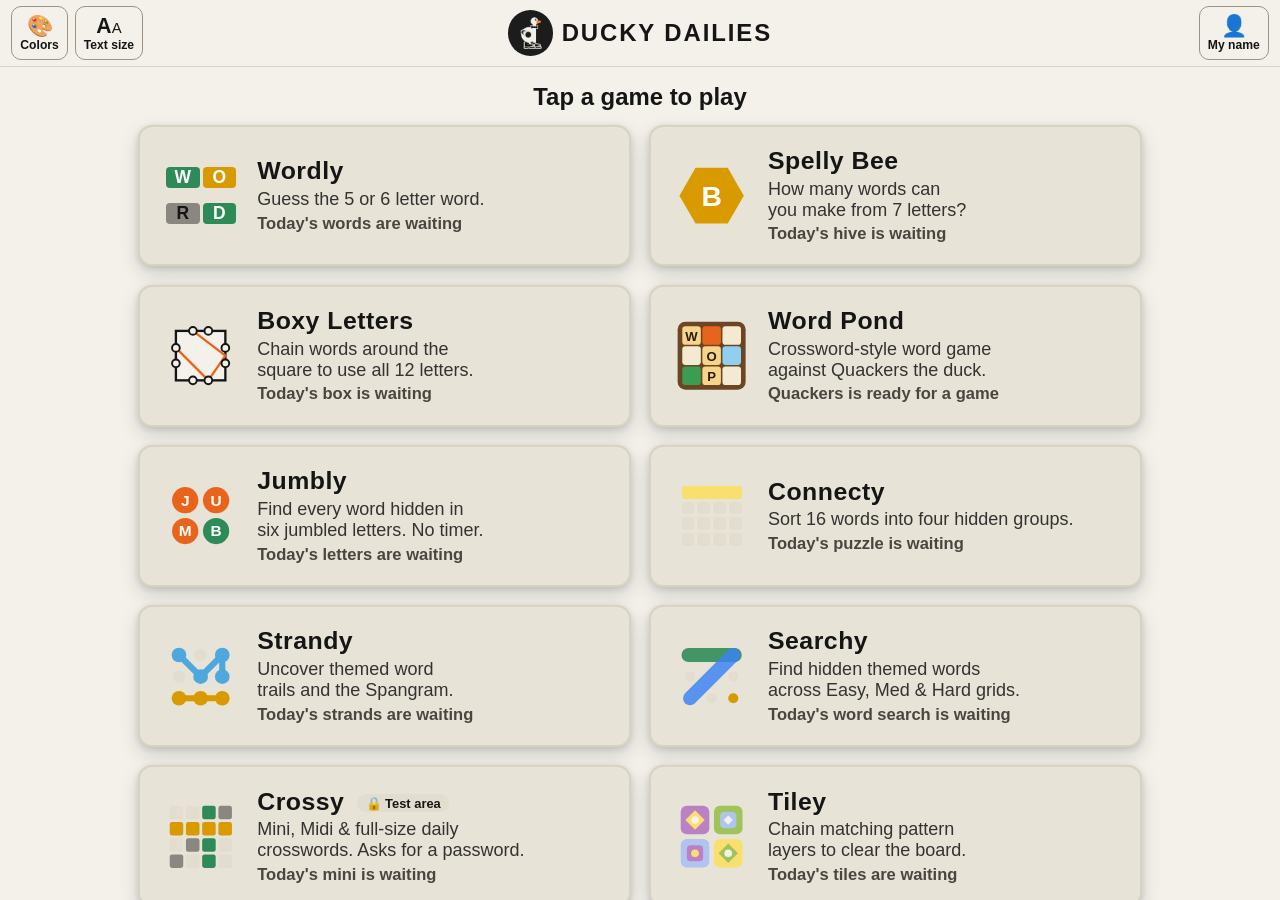
<file: public/index.html>
<!DOCTYPE html>
<html lang="en">
<head>
<meta charset="UTF-8">
<meta name="viewport" content="width=device-width, initial-scale=1, viewport-fit=cover">
<meta name="theme-color" content="#f3f1ea">
<meta name="apple-mobile-web-app-capable" content="yes">
<meta name="apple-mobile-web-app-status-bar-style" content="black-translucent">
<title>Ducky Dailies</title>
<script>try{var t=localStorage.getItem("wordly:theme")||"ducky";document.documentElement.setAttribute("data-theme",t);var s=localStorage.getItem("wordly:textScale");if(s)document.documentElement.style.setProperty("--text-scale",s)}catch(e){}</script>
<link rel="icon" type="image/png" href="icon.png">
<link rel="apple-touch-icon" href="icon.png">
<link rel="manifest" href="manifest.json">
<link rel="stylesheet" href="style.css?v=21">
<link rel="stylesheet" href="games.css?v=21">
</head>
<body class="game-menu">
<div id="toast-container" class="toast-container" aria-live="polite"></div>

<header class="app-header">
  <div class="header-row title-row">
    <div class="header-side">
      <button id="theme-btn" class="icon-btn" aria-label="Change theme" title="Change theme">&#9681;</button>
    </div>
    <h1 class="app-title brand-title"><img src="icon.png" alt="" class="brand-duck">DUCKY DAILIES</h1>
    <div class="header-side header-side-end">
      <button id="player-btn" class="icon-btn" aria-label="Player profile" title="Player profile">&#128100;</button>
    </div>
  </div>
</header>

<main class="menu-main">
  <div class="menu-top-row">
    <p id="menu-greeting" class="menu-greeting">Tap a game to play</p>
    <button id="menu-recap-btn" class="pill-btn menu-recap-btn hidden" type="button">Copy today's recap</button>
  </div>

  <div class="menu-grid">
    <a class="game-card" href="/wordly">
      <span class="game-icon icon-wordly" aria-hidden="true">
        <span class="t correct">W</span><span class="t present">O</span><span class="t">R</span><span class="t correct">D</span>
      </span>
      <span class="game-info">
        <span class="game-name">Wordly</span>
        <span class="game-desc">Guess the 5 or 6 letter word.</span>
        <span id="status-wordly" class="game-status"></span>
      </span>
    </a>

    <a class="game-card" href="/bee">
      <span class="game-icon icon-bee" aria-hidden="true">
        <svg viewBox="-60 -54 120 108"><polygon points="50,0 25,43.3 -25,43.3 -50,0 -25,-43.3 25,-43.3"></polygon><text x="0" y="0" dy="0.35em">B</text></svg>
      </span>
      <span class="game-info">
        <span class="game-name">Spelly Bee</span>
        <span class="game-desc">How many words can you make from 7 letters?</span>
        <span id="status-bee" class="game-status"></span>
      </span>
    </a>

    <a class="game-card" href="/boxed">
      <span class="game-icon icon-boxed" aria-hidden="true">
        <svg viewBox="0 0 100 100">
          <rect x="18" y="18" width="64" height="64"></rect>
          <polyline points="40,18 82,50 60,82 18,40"></polyline>
          <circle cx="40" cy="18" r="5"></circle><circle cx="60" cy="18" r="5"></circle>
          <circle cx="82" cy="40" r="5"></circle><circle cx="82" cy="60" r="5"></circle>
          <circle cx="40" cy="82" r="5"></circle><circle cx="60" cy="82" r="5"></circle>
          <circle cx="18" cy="40" r="5"></circle><circle cx="18" cy="60" r="5"></circle>
        </svg>
      </span>
      <span class="game-info">
        <span class="game-name">Boxy Letters</span>
        <span class="game-desc">Chain words around the square to use all 12 letters.</span>
        <span id="status-boxed" class="game-status"></span>
      </span>
    </a>

    <a class="game-card" href="/pond">
      <span class="game-icon icon-pond" aria-hidden="true">
        <svg viewBox="0 0 100 100">
          <rect x="6" y="6" width="88" height="88" rx="10" fill="#6b4524"></rect>
          <rect x="12" y="12" width="24" height="24" rx="4" fill="#f6d58a"></rect>
          <rect x="38" y="12" width="24" height="24" rx="4" fill="#e8641c"></rect>
          <rect x="64" y="12" width="24" height="24" rx="4" fill="#f4ead2"></rect>
          <rect x="12" y="38" width="24" height="24" rx="4" fill="#f4ead2"></rect>
          <rect x="38" y="38" width="24" height="24" rx="4" fill="#f6d58a"></rect>
          <rect x="64" y="38" width="24" height="24" rx="4" fill="#8fd0f0"></rect>
          <rect x="12" y="64" width="24" height="24" rx="4" fill="#3a9d4f"></rect>
          <rect x="38" y="64" width="24" height="24" rx="4" fill="#f6d58a"></rect>
          <rect x="64" y="64" width="24" height="24" rx="4" fill="#f4ead2"></rect>
          <text x="24" y="31" text-anchor="middle" font-size="17" font-weight="900" fill="#2b1d10" font-family="Arial, sans-serif">W</text>
          <text x="50" y="57" text-anchor="middle" font-size="17" font-weight="900" fill="#2b1d10" font-family="Arial, sans-serif">O</text>
          <text x="50" y="83" text-anchor="middle" font-size="17" font-weight="900" fill="#2b1d10" font-family="Arial, sans-serif">P</text>
        </svg>
      </span>
      <span class="game-info">
        <span class="game-name">Word Pond</span>
        <span class="game-desc">Crossword-style word game against Quackers the duck.</span>
        <span id="status-pond" class="game-status"></span>
      </span>
    </a>
    <a class="game-card" href="/jumbly">
      <span class="game-icon icon-jumbly" aria-hidden="true">
        <svg viewBox="0 0 100 100">
          <circle cx="30" cy="30" r="17" fill="var(--color-accent, #e8641c)"></circle>
          <circle cx="70" cy="30" r="17" fill="var(--color-accent, #e8641c)"></circle>
          <circle cx="30" cy="70" r="17" fill="var(--color-accent, #e8641c)"></circle>
          <circle cx="70" cy="70" r="17" fill="var(--color-correct, #2e8b57)"></circle>
          <text x="30" y="37" text-anchor="middle" font-size="20" font-weight="800" fill="#fff" font-family="Arial, sans-serif">J</text>
          <text x="70" y="37" text-anchor="middle" font-size="20" font-weight="800" fill="#fff" font-family="Arial, sans-serif">U</text>
          <text x="30" y="77" text-anchor="middle" font-size="20" font-weight="800" fill="#fff" font-family="Arial, sans-serif">M</text>
          <text x="70" y="77" text-anchor="middle" font-size="20" font-weight="800" fill="#fff" font-family="Arial, sans-serif">B</text>
        </svg>
      </span>
      <span class="game-info">
        <span class="game-name">Jumbly</span>
        <span class="game-desc">Find every word hidden in six jumbled letters. No timer.</span>
        <span id="status-jumbly" class="game-status"></span>
      </span>
    </a>
    <a class="game-card" href="/connections">
      <span class="game-icon icon-connections" aria-hidden="true">
        <span class="c t0 bar"></span>
        <span class="c"></span><span class="c"></span><span class="c"></span><span class="c"></span>
        <span class="c"></span><span class="c"></span><span class="c"></span><span class="c"></span>
        <span class="c"></span><span class="c"></span><span class="c"></span><span class="c"></span>
      </span>
      <span class="game-info">
        <span class="game-name">Connecty</span>
        <span class="game-desc">Sort 16 words into four hidden groups.</span>
        <span id="status-connections" class="game-status"></span>
      </span>
    </a>

    <a class="game-card" href="/strands">
      <span class="game-icon icon-strands" aria-hidden="true">
        <svg viewBox="0 0 100 100">
          <polyline points="22,22 50,50 78,22 78,50" fill="none" stroke="#4ea8de" stroke-width="8" stroke-linecap="round" stroke-linejoin="round"></polyline>
          <polyline points="22,78 50,78 78,78" fill="none" stroke="var(--bee-center, var(--color-present, #b59f3b))" stroke-width="8" stroke-linecap="round" stroke-linejoin="round"></polyline>
          <circle cx="22" cy="22" r="9.5" fill="#4ea8de"></circle>
          <circle cx="50" cy="22" r="8" fill="var(--color-key-bg, #818384)"></circle>
          <circle cx="78" cy="22" r="9.5" fill="#4ea8de"></circle>
          <circle cx="22" cy="50" r="8" fill="var(--color-key-bg, #818384)"></circle>
          <circle cx="50" cy="50" r="9.5" fill="#4ea8de"></circle>
          <circle cx="78" cy="50" r="9.5" fill="#4ea8de"></circle>
          <circle cx="22" cy="78" r="9.5" fill="var(--bee-center, var(--color-present, #b59f3b))"></circle>
          <circle cx="50" cy="78" r="9.5" fill="var(--bee-center, var(--color-present, #b59f3b))"></circle>
          <circle cx="78" cy="78" r="9.5" fill="var(--bee-center, var(--color-present, #b59f3b))"></circle>
        </svg>
      </span>
      <span class="game-info">
        <span class="game-name">Strandy</span>
        <span class="game-desc">Uncover themed word trails and the Spangram.</span>
        <span id="status-strands" class="game-status"></span>
      </span>
    </a>

    <a class="game-card" href="/wordsearch">
      <span class="game-icon icon-wordsearch" aria-hidden="true">
        <svg viewBox="0 0 100 100">
          <line x1="20" y1="22" x2="80" y2="22" stroke="var(--color-correct, #538d4e)" stroke-width="18" stroke-linecap="round" opacity="0.88"></line>
          <line x1="22" y1="78" x2="78" y2="22" stroke="#3b82f6" stroke-width="18" stroke-linecap="round" opacity="0.82"></line>
          <circle cx="22" cy="50" r="6.5" fill="var(--color-key-bg, #818384)"></circle>
          <circle cx="50" cy="78" r="6.5" fill="var(--color-key-bg, #818384)"></circle>
          <circle cx="78" cy="50" r="6.5" fill="var(--color-key-bg, #818384)"></circle>
          <circle cx="78" cy="78" r="6.5" fill="var(--bee-center, var(--color-present, #b59f3b))"></circle>
        </svg>
      </span>
      <span class="game-info">
        <span class="game-name">Searchy</span>
        <span class="game-desc">Find hidden themed words across Easy, Med &amp; Hard grids.</span>
        <span id="status-wordsearch" class="game-status"></span>
      </span>
    </a>

    <a class="game-card" href="/mini">
      <span class="game-icon icon-crossword" aria-hidden="true">
        <svg viewBox="0 0 100 100">
          <rect x="10" y="10" width="17.5" height="17.5" rx="3" fill="var(--color-key-bg, #818384)"></rect>
          <rect x="31" y="10" width="17.5" height="17.5" rx="3" fill="var(--color-key-bg, #818384)"></rect>
          <rect x="52" y="10" width="17.5" height="17.5" rx="3" fill="var(--color-correct, #538d4e)"></rect>
          <rect x="73" y="10" width="17.5" height="17.5" rx="3" fill="var(--color-absent, #3a3a3c)"></rect>
          <rect x="10" y="31" width="17.5" height="17.5" rx="3" fill="var(--bee-center, var(--color-present, #b59f3b))"></rect>
          <rect x="31" y="31" width="17.5" height="17.5" rx="3" fill="var(--bee-center, var(--color-present, #b59f3b))"></rect>
          <rect x="52" y="31" width="17.5" height="17.5" rx="3" fill="var(--bee-center, var(--color-present, #b59f3b))"></rect>
          <rect x="73" y="31" width="17.5" height="17.5" rx="3" fill="var(--bee-center, var(--color-present, #b59f3b))"></rect>
          <rect x="10" y="52" width="17.5" height="17.5" rx="3" fill="var(--color-key-bg, #818384)"></rect>
          <rect x="31" y="52" width="17.5" height="17.5" rx="3" fill="var(--color-absent, #3a3a3c)"></rect>
          <rect x="52" y="52" width="17.5" height="17.5" rx="3" fill="var(--color-correct, #538d4e)"></rect>
          <rect x="73" y="52" width="17.5" height="17.5" rx="3" fill="var(--color-key-bg, #818384)"></rect>
          <rect x="10" y="73" width="17.5" height="17.5" rx="3" fill="var(--color-absent, #3a3a3c)"></rect>
          <rect x="31" y="73" width="17.5" height="17.5" rx="3" fill="var(--color-key-bg, #818384)"></rect>
          <rect x="52" y="73" width="17.5" height="17.5" rx="3" fill="var(--color-correct, #538d4e)"></rect>
          <rect x="73" y="73" width="17.5" height="17.5" rx="3" fill="var(--color-key-bg, #818384)"></rect>
        </svg>
      </span>
      <span class="game-info">
        <span class="game-name">Crossy <span class="lock-tag">&#128274; Test area</span></span>
        <span class="game-desc">Mini, Midi &amp; full-size daily crosswords. Asks for a password.</span>
        <span id="status-mini" class="game-status"></span>
      </span>
    </a>
    <a class="game-card" href="/tiles">
      <span class="game-icon icon-tiles" aria-hidden="true">
        <svg viewBox="0 0 100 100">
          <rect x="10" y="10" width="37" height="37" rx="8" fill="var(--conn-t3, #ba81c5)"></rect>
          <polygon points="28.5,16 41,28.5 28.5,41 16,28.5" fill="var(--conn-t0, #f9df6d)"></polygon>
          <circle cx="28.5" cy="28.5" r="5" fill="var(--color-bg, #121213)"></circle>

          <rect x="53" y="10" width="37" height="37" rx="8" fill="var(--conn-t1, #a0c35a)"></rect>
          <rect x="61" y="18" width="21" height="21" rx="5" fill="var(--conn-t2, #b0c4ef)"></rect>
          <polygon points="71.5,22.5 77.5,28.5 71.5,34.5 65.5,28.5" fill="var(--color-bg, #121213)"></polygon>

          <rect x="10" y="53" width="37" height="37" rx="8" fill="var(--conn-t2, #b0c4ef)"></rect>
          <rect x="18" y="61" width="21" height="21" rx="5" fill="var(--conn-t3, #ba81c5)"></rect>
          <circle cx="28.5" cy="71.5" r="5" fill="var(--conn-t0, #f9df6d)"></circle>

          <rect x="53" y="53" width="37" height="37" rx="8" fill="var(--conn-t0, #f9df6d)"></rect>
          <polygon points="71.5,59 84,71.5 71.5,84 59,71.5" fill="var(--conn-t1, #a0c35a)"></polygon>
          <circle cx="71.5" cy="71.5" r="5" fill="var(--color-bg, #121213)"></circle>
        </svg>
      </span>
      <span class="game-info">
        <span class="game-name">Tiley</span>
        <span class="game-desc">Chain matching pattern layers to clear the board.</span>
        <span id="status-tiles" class="game-status"></span>
      </span>
    </a>

    <a class="game-card" href="/sudoku">
      <span class="game-icon icon-sudoku" aria-hidden="true">
        <svg viewBox="0 0 100 100">
          <rect x="12" y="12" width="76" height="76" rx="6" fill="var(--color-bg, #121213)" stroke="var(--color-text, #ffffff)" stroke-width="3"></rect>
          <rect x="15" y="15" width="21.5" height="21.5" rx="2.5" fill="var(--color-correct, #538d4e)"></rect>
          <rect x="39.25" y="39.25" width="21.5" height="21.5" rx="2.5" fill="var(--bee-center, var(--color-present, #b59f3b))"></rect>
          <rect x="63.5" y="63.5" width="21.5" height="21.5" rx="2.5" fill="var(--color-key-bg, #818384)"></rect>
          <line x1="37.5" y1="13.5" x2="37.5" y2="86.5" stroke="var(--color-border-strong, #565758)" stroke-width="2"></line>
          <line x1="62.5" y1="13.5" x2="62.5" y2="86.5" stroke="var(--color-border-strong, #565758)" stroke-width="2"></line>
          <line x1="13.5" y1="37.5" x2="86.5" y2="37.5" stroke="var(--color-border-strong, #565758)" stroke-width="2"></line>
          <line x1="13.5" y1="62.5" x2="86.5" y2="62.5" stroke="var(--color-border-strong, #565758)" stroke-width="2"></line>
          <path d="M23.5,22 L26,20 V31.5 M23,31.5 H29" fill="none" stroke="var(--key-text-on-color, #ffffff)" stroke-width="2.4" stroke-linecap="round" stroke-linejoin="round"></path>
          <path d="M53.5,44.5 H46.8 V49.5 H51.2 A2.7,2.7 0 0 1 51.2,55 H46.5" fill="none" stroke="var(--bee-center-text, var(--key-text-on-color, #ffffff))" stroke-width="2.4" stroke-linecap="round" stroke-linejoin="round"></path>
          <circle cx="74.25" cy="71.5" r="3" fill="none" stroke="var(--color-key-text, #ffffff)" stroke-width="2.3"></circle>
          <path d="M77.25,71.5 V76.5 A3,3 0 0 1 71.5,78" fill="none" stroke="var(--color-key-text, #ffffff)" stroke-width="2.3" stroke-linecap="round"></path>
        </svg>
      </span>
      <span class="game-info">
        <span class="game-name">Sudoky</span>
        <span class="game-desc">Daily Easy, Medium &amp; Hard logic number grids.</span>
        <span id="status-sudoku" class="game-status"></span>
      </span>
    </a>
  </div>

  <p class="menu-foot">New daily puzzles every midnight · play missed days anytime (&#128197;) · leaderboards&nbsp;&#127942;</p>
  <div class="donate-box">
    <p class="donate-text">Enjoying the puzzles? They're free, with no ads. If you'd like to chip in for the server, you can.</p>
    <a class="donate-btn" href="https://www.paypal.com/ncp/payment/JSX9FAGQ33QCE" target="_blank" rel="noopener noreferrer">&#9749; Buy the duck a coffee</a>
    <p class="donate-note">Totally optional &mdash; opens PayPal in a new tab.</p>
  </div>
  <p class="menu-foot brand-foot">Brought to you by <a href="https://theduckynerdball.com" target="_blank" rel="noopener">The Ducky Nerdball</a> &#129414;</p>
</main>

<script src="common.js?v=21"></script>
<script>
(() => {
  const S = Shared;
  S.initShell({ onNameSaved: greet });

  function greet() {
    const name = S.getPlayerName();
    document.getElementById("menu-greeting").textContent = name ? `Hi ${name} — tap a game to play` : "Tap a game to play";
  }

  const today = S.todayDateString();
  const recapLines = [];
  const set = (id, text, done) => {
    const el = document.getElementById(id);
    if (!el) return;
    el.textContent = text;
    el.classList.toggle("done", !!done);
  };

  // Wordly: summarize both lengths' daily results.
  const wordly = [5, 6]
    .map((len) => {
      const s = S.load(`wordly:daily:${len}:${today}`);
      if (!s || !s.guesses || !s.guesses.length) return null;
      if (!s.over) return `${len}-letter in progress`;
      const star = s.hardMode ? "*" : "";
      recapLines.push(`🟩 Wordly (${len}): ${s.won ? `${s.guesses.length}/${len + 1}${star}` : `X/${len + 1}${star}`}`);
      return s.won ? `${len}-letter ✓ in ${s.guesses.length}${star}` : `${len}-letter ✗`;
    })
    .filter(Boolean);
  set("status-wordly", wordly.length ? `Today: ${wordly.join(" · ")}` : "Today's words are waiting", wordly.length);

  const bee = S.load(`bee:daily:${today}`);
  if (bee && bee.found && bee.found.length) {
    set("status-bee", `Today: ${bee.rank} · ${bee.score} pts · ${bee.found.length} words`, true);
    recapLines.push(`🐝 Spelly Bee: ${bee.rank} (${bee.score} pts)`);
  } else {
    set("status-bee", "Today's hive is waiting");
  }

  const boxed = S.load(`boxed:daily:${today}`);
  if (boxed && boxed.solved) {
    set("status-boxed", `Today: ✓ solved in ${boxed.words.length} words`, true);
    recapLines.push(`📦 Boxy Letters: ${boxed.words.length}/${boxed.par || "—"} words`);
  } else if (boxed && boxed.started) {
    set("status-boxed", "Today: in progress", true);
  } else {
    set("status-boxed", "Today's box is waiting");
  }

  const conn = S.load(`connections:daily:${today}`);
  if (conn && conn.over) {
    set(
      "status-connections",
      conn.won
        ? `Today: ✓ solved · ${conn.mistakes} mistake${conn.mistakes === 1 ? "" : "s"}`
        : `Today: ✗ ${(conn.solved || []).length}/4 groups`,
      true
    );
    recapLines.push(`🟪 Connecty: ${conn.won ? `✓ (${conn.mistakes} mistakes)` : `${(conn.solved || []).length}/4 groups`}`);
  } else if (conn && conn.started) {
    set("status-connections", `Today: in progress · ${(conn.solved || []).length}/4 groups`, true);
  } else {
    set("status-connections", "Today's puzzle is waiting");
  }

  const strands = S.load(`strands:daily:${today}`);
  if (strands && strands.over) {
    set(
      "status-strands",
      `Today: ✓ solved in ${S.formatTimer(strands.activeMs || 0)}${strands.hintsUsed ? ` · ${strands.hintsUsed} hint${strands.hintsUsed === 1 ? "" : "s"}` : " ★"}`,
      true
    );
    recapLines.push(`🔵 Strandy: ${S.formatTimer(strands.activeMs || 0)}${strands.hintsUsed ? "" : " ★"}`);
  } else if (strands && strands.started) {
    set("status-strands", `Today: in progress · ${(strands.found || []).length}/${strands.total || 6} found`, true);
  } else {
    set("status-strands", "Today's strands are waiting");
  }

  const wsSummary = [
    ["easy", "Easy"],
    ["medium", "Med"],
    ["hard", "Hard"],
  ]
    .map(([diff, label]) => {
      const s = S.load(`wordsearch:daily:${diff}:${today}`);
      if (!s || (!s.started && !s.over)) return null;
      if (!s.over) return `${label} in progress`;
      recapLines.push(`🔍 Searchy (${label}): ${S.formatTimer(s.activeMs || 0)}${!s.hints ? " ★" : ""}`);
      return `${label} ✓${!s.hints ? " ★" : ""}`;
    })
    .filter(Boolean);
  set(
    "status-wordsearch",
    wsSummary.length ? `Today: ${wsSummary.join(" · ")}` : "Today's word search is waiting",
    wsSummary.length
  );

  const wp = S.load("pond:game");
  if (wp && wp.scores && !wp.over && wp.log && wp.log.length) {
    set("status-pond", `Game in progress · you ${wp.scores.you}, Quackers ${wp.scores.ai}`, true);
  } else {
    set("status-pond", "Quackers is ready for a game");
  }

  const jb = S.load(`jumbly:daily:${today}`);
  if (jb && jb.over) {
    set("status-jumbly", `Today: ✓ ${(jb.found || []).length}/${jb.total || ""} words`, true);
    recapLines.push(`🦆 Jumbly: ${(jb.found || []).length}/${jb.total || ""} words`);
  } else if (jb && jb.started) {
    set("status-jumbly", `Today: in progress · ${(jb.found || []).length}/${jb.total || ""} words`, true);
  } else {
    set("status-jumbly", "Today's letters are waiting");
  }

  const mini = S.load(`mini:daily:${today}`);
  if (mini && mini.over) {
    set(
      "status-mini",
      `Today: ✓ solved in ${S.formatTimer(mini.activeMs || 0)}${mini.hints ? ` · ${mini.hints} hint${mini.hints === 1 ? "" : "s"}` : " ★"}`,
      true
    );
    recapLines.push(`✏️ Mini Crossy: ${S.formatTimer(mini.activeMs || 0)}${mini.hints ? "" : " ★"}`);
  } else if (mini && mini.started) {
    set("status-mini", `Today: in progress · ${mini.filled || 0}/${mini.total || 25}`, true);
  } else {
    set("status-mini", "Today's mini is waiting");
  }

  const midi = S.load(`midi:daily:${today}`);
  if (midi && midi.over) {
    set(
      "status-midi",
      `Today: ✓ solved in ${S.formatTimer(midi.activeMs || 0)}${midi.hints ? ` · ${midi.hints} hint${midi.hints === 1 ? "" : "s"}` : " ★"}`,
      true
    );
    recapLines.push(`🧩 Midi Crossy: ${S.formatTimer(midi.activeMs || 0)}${midi.hints ? "" : " ★"}`);
  } else if (midi && midi.started) {
    set("status-midi", `Today: in progress · ${midi.filled || 0}/${midi.total || ""}`, true);
  } else {
    set("status-midi", "Today's midi is waiting");
  }

  const cw = S.load(`crossword:daily:${today}`);
  if (cw && cw.over) {
    set(
      "status-crossword",
      `Today: ✓ solved in ${S.formatTimer(cw.activeMs || 0)}${cw.hints ? ` · ${cw.hints} hint${cw.hints === 1 ? "" : "s"}` : " ★"}`,
      true
    );
    recapLines.push(`📰 Crossy: ${S.formatTimer(cw.activeMs || 0)}${cw.hints ? "" : " ★"}`);
  } else if (cw && cw.started) {
    set("status-crossword", `Today: in progress · ${cw.filled || 0}/${cw.total || ""}`, true);
  } else {
    set("status-crossword", "Today's crossword is waiting");
  }

  const tiles = S.load(`tiles:daily:${today}`);
  if (tiles && tiles.over) {
    set(
      "status-tiles",
      `Today: ✓ cleared · ${tiles.bestCombo || 0}/45 combo${tiles.errors === 0 && tiles.bestCombo >= 45 ? " ★" : ""}`,
      true
    );
    recapLines.push(`💠 Tiley: ${tiles.bestCombo || 0}/45 combo${tiles.errors === 0 && tiles.bestCombo >= 45 ? " ★" : ""}`);
  } else if (tiles && tiles.started) {
    set("status-tiles", `Today: in progress · ${tiles.cleared || 0}/30 cleared`, true);
  } else {
    set("status-tiles", "Today's tiles are waiting");
  }

  const sudokuSummary = [
    ["easy", "Easy"],
    ["medium", "Med"],
    ["hard", "Hard"],
  ]
    .map(([diff, label]) => {
      const s = S.load(`sudoku:daily:${diff}:${today}`);
      if (!s || (!s.started && !s.over)) return null;
      if (!s.over) return `${label} in progress`;
      recapLines.push(`🔢 Sudoky (${label}): ${S.formatTimer(s.activeMs || 0)}${!s.hints && !s.mistakes ? " ★" : ""}`);
      return `${label} ✓${!s.hints && !s.mistakes ? " ★" : ""}`;
    })
    .filter(Boolean);
  set(
    "status-sudoku",
    sudokuSummary.length ? `Today: ${sudokuSummary.join(" · ")}` : "Today's grids are waiting",
    sudokuSummary.length
  );

  const recapBtn = document.getElementById("menu-recap-btn");
  if (recapBtn && recapLines.length) {
    recapBtn.classList.remove("hidden");
    recapBtn.addEventListener("click", () => {
      const header = `Ducky Dailies Recap · ${today}`;
      if (S.shareText) S.shareText(`${header}\n${recapLines.join("\n")}`);
    });
  }

  greet();
})();
</script>
</body>
</html>
</file>
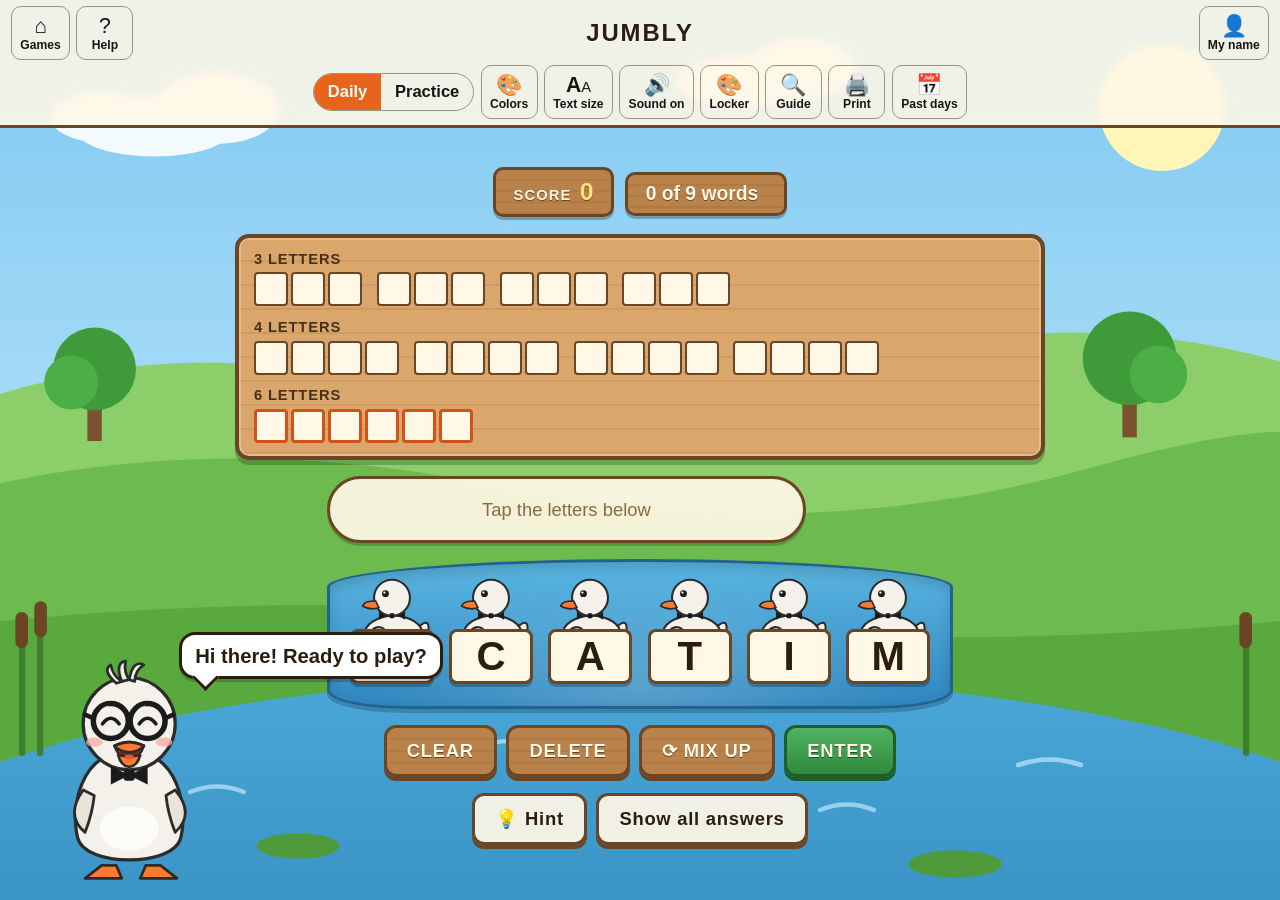
<file: public/jumbly.html>
<!DOCTYPE html>
<html lang="en">
<head>
<meta charset="UTF-8">
<meta name="viewport" content="width=device-width, initial-scale=1, viewport-fit=cover">
<meta name="theme-color" content="#f3f1ea">
<meta name="apple-mobile-web-app-capable" content="yes">
<meta name="apple-mobile-web-app-status-bar-style" content="black-translucent">
<title>Jumbly — Ducky Dailies</title>
<script>try{var t=localStorage.getItem("wordly:theme")||"ducky";document.documentElement.setAttribute("data-theme",t);var s=localStorage.getItem("wordly:textScale");if(s)document.documentElement.style.setProperty("--text-scale",s)}catch(e){}</script>
<link rel="icon" type="image/png" href="icon.png">
<link rel="apple-touch-icon" href="icon.png">
<link rel="manifest" href="manifest.json">
<link rel="stylesheet" href="style.css?v=21">
<link rel="stylesheet" href="games.css?v=21">
</head>
<body class="game-jumbly has-sound">
<div id="toast-container" class="toast-container" aria-live="polite"></div>

<header class="app-header">
  <div class="header-row title-row">
    <div class="header-side">
      <a href="/" class="icon-btn" aria-label="All games" title="All games">&#8962;</a>
      <button id="help-btn" class="icon-btn" aria-label="How to play" title="How to play">?</button>
    </div>
    <h1 class="app-title">JUMBLY</h1>
    <div class="header-side header-side-end">
      <button id="player-btn" class="icon-btn" aria-label="Player profile" title="Player profile">&#128100;</button>
    </div>
  </div>

  <div class="header-row controls-row">
    <div class="mode-toggle" role="group" aria-label="Game mode">
      <button class="mode-btn active" data-mode="daily">Daily</button>
      <button class="mode-btn" data-mode="practice">Practice</button>
    </div>
    <button id="theme-btn" class="icon-btn" aria-label="Change theme" title="Change theme">&#9681;</button>
    <button id="new-game-btn" class="icon-btn hidden" aria-label="New puzzle" title="New puzzle">&#8635;</button>
  </div>
</header>

<main class="game-main jumbly-main">
  <div class="jumbly-progress" aria-live="polite">
    <span class="jb-plank jb-score-plank"><span class="jb-plank-label">Score</span><span id="jb-score" class="jb-plank-value">0</span></span>
    <span class="jb-plank"><span id="jb-found-count">Found 0 of 0 words</span><span id="jb-bonus-count" class="jb-bonus-count"></span></span>
  </div>

  <div id="jb-board" class="jb-board" aria-label="Words to find"></div>

  <div class="jb-guess-row">
    <div id="jb-mascot" class="jb-mascot mood-idle" role="img" aria-label="Quackers the duck">
      <div id="jb-bubble" class="jb-bubble hidden" aria-live="polite"></div>
      <svg class="jb-mascot-svg" xmlns="http://www.w3.org/2000/svg" viewBox="-10 -10 220 250" aria-hidden="true">
        <g fill="#ff7a2f" stroke="#2b2b2b" stroke-width="3" stroke-linejoin="round">
          <path d="M70 222 L52 236 L92 236 L86 222Z"/><path d="M118 222 L112 236 L152 236 L134 222Z"/>
        </g>
        <path d="M100 98 C46 98 36 160 44 192 C52 224 148 224 156 192 C164 160 154 98 100 98Z" fill="#f4f1ea" stroke="#2b2b2b" stroke-width="3.5"/>
        <ellipse cx="100" cy="182" rx="32" ry="24" fill="#ffffff" opacity="0.7"/>
        <path class="m-wing-l" d="M50 140 Q30 168 52 186 Q60 166 62 146Z" fill="#e9e4d8" stroke="#2b2b2b" stroke-width="3" stroke-linejoin="round"/>
        <g class="m-wing-r"><path d="M150 140 Q172 166 150 186 Q142 166 140 146Z" fill="#e9e4d8" stroke="#2b2b2b" stroke-width="3" stroke-linejoin="round"/></g>
        <circle cx="100" cy="68" r="50" fill="#f4f1ea" stroke="#2b2b2b" stroke-width="3.5"/>
        <g class="m-tuft" fill="#f4f1ea" stroke="#2b2b2b" stroke-width="3" stroke-linejoin="round">
          <path d="M92 22 Q84 2 96 0 Q94 12 100 20Z"/><path d="M100 20 Q104 -2 116 4 Q106 10 106 22Z"/><path d="M86 24 Q70 10 80 4 Q82 16 92 22Z"/>
        </g>
        <ellipse cx="62" cy="88" rx="9" ry="5" fill="#f7a8a0" opacity="0.75"/><ellipse cx="138" cy="88" rx="9" ry="5" fill="#f7a8a0" opacity="0.75"/>
        <g class="m-eyes-normal">
          <circle cx="80" cy="64" r="15" fill="#fff"/><circle cx="120" cy="64" r="15" fill="#fff"/>
          <g class="m-pupils"><circle cx="82" cy="66" r="6.5" fill="#1b1b1b"/><circle cx="122" cy="66" r="6.5" fill="#1b1b1b"/>
          <circle cx="80" cy="63.5" r="2.2" fill="#fff"/><circle cx="120" cy="63.5" r="2.2" fill="#fff"/></g>
        </g>
        <g class="m-eyes-happy" fill="none" stroke="#1b1b1b" stroke-width="4" stroke-linecap="round">
          <path d="M71 68 Q80 56 89 68"/><path d="M111 68 Q120 56 129 68"/>
        </g>
        <g class="m-eyes-sad">
          <circle cx="80" cy="66" r="14" fill="#fff"/><circle cx="120" cy="66" r="14" fill="#fff"/>
          <circle cx="80" cy="71" r="6" fill="#1b1b1b"/><circle cx="120" cy="71" r="6" fill="#1b1b1b"/>
        </g>
        <g fill="none" stroke="#1b1b1b" stroke-width="6">
          <circle cx="80" cy="65" r="19"/><circle cx="120" cy="65" r="19"/>
          <path d="M99 63 Q100 58 101 63" stroke-width="5"/>
          <path d="M61 62 L52 58" stroke-width="5" stroke-linecap="round"/><path d="M139 62 L148 58" stroke-width="5" stroke-linecap="round"/>
        </g>
        <g fill="#ffffff" opacity="0.55"><path d="M68 54 Q72 49 78 48 L74 56Z"/><path d="M108 54 Q112 49 118 48 L114 56Z"/></g>
        <g class="m-brows" stroke="#2b2b2b" stroke-width="4" stroke-linecap="round" fill="none">
          <path d="M68 44 L90 37"/><path d="M132 44 L110 37"/>
        </g>
        <g class="m-brows-up" stroke="#2b2b2b" stroke-width="4" stroke-linecap="round" fill="none">
          <path d="M68 40 Q79 34 90 38"/><path d="M110 38 Q121 34 132 40"/>
        </g>
        <g class="m-beak-closed">
          <path d="M84 92 Q100 84 116 92 Q112 104 100 106 Q88 104 84 92Z" fill="#ff7a2f" stroke="#2b2b2b" stroke-width="3" stroke-linejoin="round"/>
          <path d="M88 96 Q100 101 112 96" fill="none" stroke="#2b2b2b" stroke-width="2.5" stroke-linecap="round"/>
        </g>
        <g class="m-beak-open">
        <ellipse cx="100" cy="101" rx="11" ry="7" fill="#7a2a1a"/>
        <path d="M84 92 Q100 84 116 92 Q112 98 100 99 Q88 98 84 92Z" fill="#ff7a2f" stroke="#2b2b2b" stroke-width="3" stroke-linejoin="round"/>
        <path d="M88 102 Q100 105 112 102 Q109 114 100 115 Q91 114 88 102Z" fill="#ff7a2f" stroke="#2b2b2b" stroke-width="3" stroke-linejoin="round"/>
        <ellipse cx="100" cy="104" rx="5" ry="2.5" fill="#d9564a"/>
      </g>
        <g class="m-beak-o">
        <ellipse cx="100" cy="99" rx="8" ry="4.5" fill="#7a2a1a"/>
        <path d="M84 92 Q100 84 116 92 Q112 97 100 98 Q88 97 84 92Z" fill="#ff7a2f" stroke="#2b2b2b" stroke-width="3" stroke-linejoin="round"/>
        <path d="M90 100 Q100 102 110 100 Q108 108 100 109 Q92 108 90 100Z" fill="#ff7a2f" stroke="#2b2b2b" stroke-width="3" stroke-linejoin="round"/>
      </g>
        <g fill="#1b1b1b"><path d="M100 124 L80 114 L80 134Z"/><path d="M100 124 L120 114 L120 134Z"/><rect x="94" y="118" width="12" height="12" rx="3"/></g>
        <path class="m-sweat" d="M146 40 Q152 52 146 56 Q140 52 146 40Z" fill="#7cc8f0" stroke="#2b6a8f" stroke-width="2"/>
        <g class="m-sparkles" fill="#ffd23f" stroke="#c99a00" stroke-width="1.5">
          <path d="M24 30 l4 10 l10 4 l-10 4 l-4 10 l-4 -10 l-10 -4 l10 -4z"/><path d="M174 22 l3 8 l8 3 l-8 3 l-3 8 l-3 -8 l-8 -3 l8 -3z"/>
        </g>
      </svg>
    </div>
    <div id="jb-guess" class="jb-guess" aria-live="polite"></div>
  </div>

  <div id="jb-letters" class="jb-letters" role="group" aria-label="Letters"></div>

  <div class="jb-controls">
    <button id="jb-clear" class="pill-btn" type="button">Clear</button>
    <button id="jb-delete" class="pill-btn" type="button">Delete</button>
    <button id="jb-shuffle" class="pill-btn" type="button">&#10227; Mix up</button>
    <button id="jb-enter" class="primary-btn jb-enter" type="button">Enter</button>
  </div>

  <div class="jb-controls jb-controls-secondary">
    <button id="jb-hint" class="pill-btn" type="button">&#128161; Hint</button>
    <button id="jb-reveal" class="pill-btn" type="button">Show all answers</button>
  </div>
</main>

<!-- How to play -->
<div id="help-modal" class="modal-overlay hidden">
  <div class="modal">
    <button class="modal-close" data-close="help-modal" aria-label="Close">&times;</button>
    <h2>How to Play Jumbly</h2>
    <p>Six letters are jumbled up. Find every word hidden inside them.</p>
    <ul class="help-list">
      <li>Tap letters (or type) to spell a word, then press <strong>Enter</strong>.</li>
      <li>Words are 3 to 6 letters long. Each letter can be used once per word.</li>
      <li>The empty boxes show how many words are left and how long each one is.</li>
      <li>At least one word uses <strong>all six letters</strong> &mdash; that's the big one.</li>
      <li>Real words that aren't on the board still count as <strong>bonus words</strong> (half points).</li>
      <li>Scoring: 10 points per letter, and the six-letter word is worth 100.</li>
      <li><strong>Mix up</strong> shuffles the letters if you're stuck. <strong>Hint</strong> shows the first letter of a word you haven't found.</li>
    </ul>
    <p><strong>Daily</strong> gives everyone the same letters, resetting at midnight. <strong>Practice</strong> gives a new puzzle whenever you like. There's no timer &mdash; take your time.</p>
    <p class="help-keys">Keyboard: type letters, <kbd>Enter</kbd> to submit, <kbd>Backspace</kbd> to delete, <kbd>Space</kbd> to mix.</p>
  </div>
</div>

<!-- Finished -->
<div id="result-modal" class="modal-overlay hidden">
  <div class="modal">
    <button class="modal-close" data-close="result-modal" aria-label="Close">&times;</button>
    <h2 id="result-title">You found them all!</h2>
    <p id="result-text" class="result-text"></p>
    <button id="share-btn" class="primary-btn">Copy results</button>
    <button id="play-again-btn" class="primary-btn hidden">New Puzzle</button>
  </div>
</div>

<script src="common.js?v=21"></script>
<script src="words-jumbly.js?v=21"></script>
<script src="jumbly.js?v=21"></script>
</body>
</html>
</file>
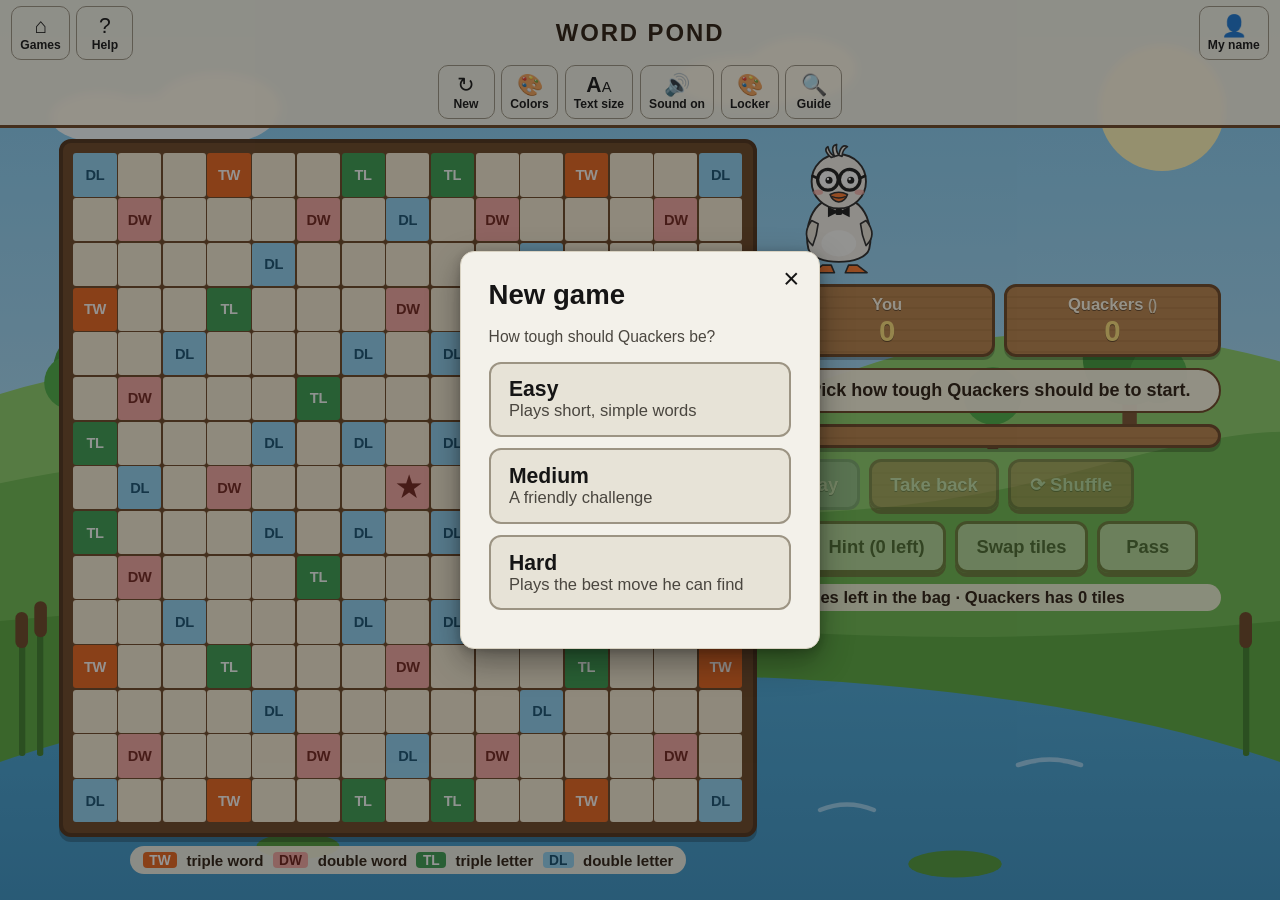
<file: public/pond.html>
<!DOCTYPE html>
<html lang="en">
<head>
<meta charset="UTF-8">
<meta name="viewport" content="width=device-width, initial-scale=1, viewport-fit=cover">
<meta name="theme-color" content="#f3f1ea">
<meta name="apple-mobile-web-app-capable" content="yes">
<meta name="apple-mobile-web-app-status-bar-style" content="black-translucent">
<title>Word Pond — Ducky Dailies</title>
<script>try{var t=localStorage.getItem("wordly:theme")||"ducky";document.documentElement.setAttribute("data-theme",t);var s=localStorage.getItem("wordly:textScale");if(s)document.documentElement.style.setProperty("--text-scale",s)}catch(e){}</script>
<link rel="icon" type="image/png" href="icon.png">
<link rel="apple-touch-icon" href="icon.png">
<link rel="manifest" href="manifest.json">
<link rel="stylesheet" href="style.css?v=21">
<link rel="stylesheet" href="games.css?v=21">
</head>
<body class="game-pond has-sound">
<div id="toast-container" class="toast-container" aria-live="polite"></div>

<header class="app-header">
  <div class="header-row title-row">
    <div class="header-side">
      <a href="/" class="icon-btn" aria-label="All games" title="All games">&#8962;</a>
      <button id="help-btn" class="icon-btn" aria-label="How to play" title="How to play">?</button>
    </div>
    <h1 class="app-title">WORD POND</h1>
    <div class="header-side header-side-end">
      <button id="player-btn" class="icon-btn" aria-label="Player profile" title="Player profile">&#128100;</button>
    </div>
  </div>
  <div class="header-row controls-row">
    <button id="new-game-btn" class="icon-btn" aria-label="New game" title="New game">&#8635;</button>
    <button id="theme-btn" class="icon-btn" aria-label="Change theme" title="Change theme">&#9681;</button>
  </div>
</header>

<main class="game-main pond-main">
  <div class="wp-left">
  <div class="wp-board-wrap">
    <div id="wp-board" class="wp-board" role="grid" aria-label="Game board"></div>
  </div>
  <div class="wp-legend" aria-hidden="true">
    <span class="wp-chip p-TW">TW</span> triple word
    <span class="wp-chip p-DW">DW</span> double word
    <span class="wp-chip p-TL">TL</span> triple letter
    <span class="wp-chip p-DL">DL</span> double letter
  </div>
  </div>
  <div class="wp-side">
  <div class="wp-top">
    <div id="jb-mascot" class="jb-mascot wp-mascot mood-idle" role="img" aria-label="Quackers the duck">
      <div id="jb-bubble" class="jb-bubble hidden" aria-live="polite"></div>
      <svg class="jb-mascot-svg" xmlns="http://www.w3.org/2000/svg" viewBox="-10 -10 220 250" aria-hidden="true">
        <g fill="#ff7a2f" stroke="#2b2b2b" stroke-width="3" stroke-linejoin="round">
          <path d="M70 222 L52 236 L92 236 L86 222Z"/><path d="M118 222 L112 236 L152 236 L134 222Z"/>
        </g>
        <path d="M100 98 C46 98 36 160 44 192 C52 224 148 224 156 192 C164 160 154 98 100 98Z" fill="#f4f1ea" stroke="#2b2b2b" stroke-width="3.5"/>
        <ellipse cx="100" cy="182" rx="32" ry="24" fill="#ffffff" opacity="0.7"/>
        <path class="m-wing-l" d="M50 140 Q30 168 52 186 Q60 166 62 146Z" fill="#e9e4d8" stroke="#2b2b2b" stroke-width="3" stroke-linejoin="round"/>
        <g class="m-wing-r"><path d="M150 140 Q172 166 150 186 Q142 166 140 146Z" fill="#e9e4d8" stroke="#2b2b2b" stroke-width="3" stroke-linejoin="round"/></g>
        <circle cx="100" cy="68" r="50" fill="#f4f1ea" stroke="#2b2b2b" stroke-width="3.5"/>
        <g class="m-tuft" fill="#f4f1ea" stroke="#2b2b2b" stroke-width="3" stroke-linejoin="round">
          <path d="M92 22 Q84 2 96 0 Q94 12 100 20Z"/><path d="M100 20 Q104 -2 116 4 Q106 10 106 22Z"/><path d="M86 24 Q70 10 80 4 Q82 16 92 22Z"/>
        </g>
        <ellipse cx="62" cy="88" rx="9" ry="5" fill="#f7a8a0" opacity="0.75"/><ellipse cx="138" cy="88" rx="9" ry="5" fill="#f7a8a0" opacity="0.75"/>
        <g class="m-eyes-normal">
          <circle cx="80" cy="64" r="15" fill="#fff"/><circle cx="120" cy="64" r="15" fill="#fff"/>
          <g class="m-pupils"><circle cx="82" cy="66" r="6.5" fill="#1b1b1b"/><circle cx="122" cy="66" r="6.5" fill="#1b1b1b"/>
          <circle cx="80" cy="63.5" r="2.2" fill="#fff"/><circle cx="120" cy="63.5" r="2.2" fill="#fff"/></g>
        </g>
        <g class="m-eyes-happy" fill="none" stroke="#1b1b1b" stroke-width="4" stroke-linecap="round">
          <path d="M71 68 Q80 56 89 68"/><path d="M111 68 Q120 56 129 68"/>
        </g>
        <g class="m-eyes-sad">
          <circle cx="80" cy="66" r="14" fill="#fff"/><circle cx="120" cy="66" r="14" fill="#fff"/>
          <circle cx="80" cy="71" r="6" fill="#1b1b1b"/><circle cx="120" cy="71" r="6" fill="#1b1b1b"/>
        </g>
        <g fill="none" stroke="#1b1b1b" stroke-width="6">
          <circle cx="80" cy="65" r="19"/><circle cx="120" cy="65" r="19"/>
          <path d="M99 63 Q100 58 101 63" stroke-width="5"/>
          <path d="M61 62 L52 58" stroke-width="5" stroke-linecap="round"/><path d="M139 62 L148 58" stroke-width="5" stroke-linecap="round"/>
        </g>
        <g fill="#ffffff" opacity="0.55"><path d="M68 54 Q72 49 78 48 L74 56Z"/><path d="M108 54 Q112 49 118 48 L114 56Z"/></g>
        <g class="m-brows" stroke="#2b2b2b" stroke-width="4" stroke-linecap="round" fill="none">
          <path d="M68 44 L90 37"/><path d="M132 44 L110 37"/>
        </g>
        <g class="m-brows-up" stroke="#2b2b2b" stroke-width="4" stroke-linecap="round" fill="none">
          <path d="M68 40 Q79 34 90 38"/><path d="M110 38 Q121 34 132 40"/>
        </g>
        <g class="m-beak-closed">
          <path d="M84 92 Q100 84 116 92 Q112 104 100 106 Q88 104 84 92Z" fill="#ff7a2f" stroke="#2b2b2b" stroke-width="3" stroke-linejoin="round"/>
          <path d="M88 96 Q100 101 112 96" fill="none" stroke="#2b2b2b" stroke-width="2.5" stroke-linecap="round"/>
        </g>
        <g class="m-beak-open">
        <ellipse cx="100" cy="101" rx="11" ry="7" fill="#7a2a1a"/>
        <path d="M84 92 Q100 84 116 92 Q112 98 100 99 Q88 98 84 92Z" fill="#ff7a2f" stroke="#2b2b2b" stroke-width="3" stroke-linejoin="round"/>
        <path d="M88 102 Q100 105 112 102 Q109 114 100 115 Q91 114 88 102Z" fill="#ff7a2f" stroke="#2b2b2b" stroke-width="3" stroke-linejoin="round"/>
        <ellipse cx="100" cy="104" rx="5" ry="2.5" fill="#d9564a"/>
      </g>
        <g class="m-beak-o">
        <ellipse cx="100" cy="99" rx="8" ry="4.5" fill="#7a2a1a"/>
        <path d="M84 92 Q100 84 116 92 Q112 97 100 98 Q88 97 84 92Z" fill="#ff7a2f" stroke="#2b2b2b" stroke-width="3" stroke-linejoin="round"/>
        <path d="M90 100 Q100 102 110 100 Q108 108 100 109 Q92 108 90 100Z" fill="#ff7a2f" stroke="#2b2b2b" stroke-width="3" stroke-linejoin="round"/>
      </g>
        <g fill="#1b1b1b"><path d="M100 124 L80 114 L80 134Z"/><path d="M100 124 L120 114 L120 134Z"/><rect x="94" y="118" width="12" height="12" rx="3"/></g>
        <path class="m-sweat" d="M146 40 Q152 52 146 56 Q140 52 146 40Z" fill="#7cc8f0" stroke="#2b6a8f" stroke-width="2"/>
        <g class="m-sparkles" fill="#ffd23f" stroke="#c99a00" stroke-width="1.5">
          <path d="M24 30 l4 10 l10 4 l-10 4 l-4 10 l-4 -10 l-10 -4 l10 -4z"/><path d="M174 22 l3 8 l8 3 l-8 3 l-3 8 l-3 -8 l-8 -3 l8 -3z"/>
        </g>
      </svg>
    </div>
    <div class="wp-scores">
      <div id="wp-score-you" class="wp-score-card"><span class="wp-who">You</span><span id="wp-you" class="wp-pts">0</span></div>
      <div id="wp-score-ai" class="wp-score-card"><span class="wp-who">Quackers <small id="wp-level"></small></span><span id="wp-ai" class="wp-pts">0</span></div>
    </div>
  </div>
  <div id="wp-status" class="wp-status" aria-live="polite">Loading the dictionary&hellip;</div>

  <div id="wp-rack" class="wp-rack" role="group" aria-label="Your tiles"></div>

  <div class="wp-controls">
    <button id="wp-play" class="primary-btn wp-play" type="button" disabled>Play</button>
    <button id="wp-recall" class="pill-btn" type="button">Take back</button>
    <button id="wp-shuffle" class="pill-btn" type="button">&#10227; Shuffle</button>
  </div>
  <div class="wp-controls wp-controls-secondary">
    <button id="wp-hint" class="pill-btn" type="button">&#128161; Hint</button>
    <button id="wp-swap" class="pill-btn" type="button">Swap tiles</button>
    <button id="wp-pass" class="pill-btn" type="button">Pass</button>
  </div>
  <p id="wp-bag" class="wp-bag"></p>
  <ol id="wp-log" class="wp-log"></ol>
  </div>
</main>

<!-- New game -->
<div id="newgame-modal" class="modal-overlay hidden">
  <div class="modal">
    <button class="modal-close" data-close="newgame-modal" aria-label="Close">&times;</button>
    <h2>New game</h2>
    <p class="archive-sub">How tough should Quackers be?</p>
    <div class="wp-levels">
      <button class="wp-level-btn" data-level="easy" type="button"><b>Easy</b><span>Plays short, simple words</span></button>
      <button class="wp-level-btn" data-level="medium" type="button"><b>Medium</b><span>A friendly challenge</span></button>
      <button class="wp-level-btn" data-level="hard" type="button"><b>Hard</b><span>Plays the best move he can find</span></button>
    </div>
    <p id="wp-record" class="donate-note"></p>
  </div>
</div>

<!-- Blank tile letter -->
<div id="blank-modal" class="modal-overlay hidden">
  <div class="modal">
    <button class="modal-close" data-close="blank-modal" aria-label="Close">&times;</button>
    <h2>Blank tile</h2>
    <p class="archive-sub">Pick the letter this blank tile stands for. It's worth 0 points.</p>
    <div id="wp-blank-grid" class="wp-blank-grid"></div>
  </div>
</div>

<!-- Swap -->
<div id="swap-modal" class="modal-overlay hidden">
  <div class="modal">
    <button class="modal-close" data-close="swap-modal" aria-label="Close">&times;</button>
    <h2>Swap tiles</h2>
    <p class="archive-sub">Tap the tiles you want to trade in. Swapping uses up your turn.</p>
    <div id="wp-swap-rack" class="wp-rack wp-swap-rack"></div>
    <button id="wp-swap-go" class="primary-btn" type="button">Swap selected tiles</button>
  </div>
</div>

<!-- Game over -->
<div id="result-modal" class="modal-overlay hidden">
  <div class="modal">
    <button class="modal-close" data-close="result-modal" aria-label="Close">&times;</button>
    <h2 id="result-title">Game over</h2>
    <p id="result-text" class="result-text"></p>
    <button id="play-again-btn" class="primary-btn">Play again</button>
  </div>
</div>

<!-- How to play -->
<div id="help-modal" class="modal-overlay hidden">
  <div class="modal">
    <button class="modal-close" data-close="help-modal" aria-label="Close">&times;</button>
    <h2>How to Play Word Pond</h2>
    <p>Take turns with Quackers making words on the board, crossword-style. Highest score wins.</p>
    <ul class="help-list">
      <li>Tap one of your tiles, then tap a square to put it there. Tap a tile you just placed to take it back.</li>
      <li>On a computer you can also click a square and type.</li>
      <li>All your tiles in a turn go in <strong>one straight line</strong>, and must join up with tiles already on the board. The first word covers the center star.</li>
      <li>Every word your tiles make must be a real word &mdash; including words formed sideways.</li>
      <li>Each tile shows its points. Colored squares multiply them: <b>DL</b>/<b>TL</b> double or triple a letter, <b>DW</b>/<b>TW</b> double or triple the whole word.</li>
      <li>Use all 7 tiles in one turn for a <strong>40-point bonus</strong>.</li>
      <li>The two blank tiles can be any letter (worth 0).</li>
      <li><strong>Hint</strong> shows a good move (3 per game). <strong>Swap</strong> trades tiles for new ones; <strong>Pass</strong> skips your turn.</li>
      <li>The game ends when the tiles run out and someone empties their rack, or after both players pass twice in a row. Leftover tiles count against you.</li>
    </ul>
    <p>Your game saves automatically &mdash; come back any time.</p>
  </div>
</div>

<script src="common.js?v=21"></script>
<script src="words-pond.js?v=21"></script>
<script src="pond-engine.js?v=21"></script>
<script src="pond.js?v=21"></script>
</body>
</html>
</file>
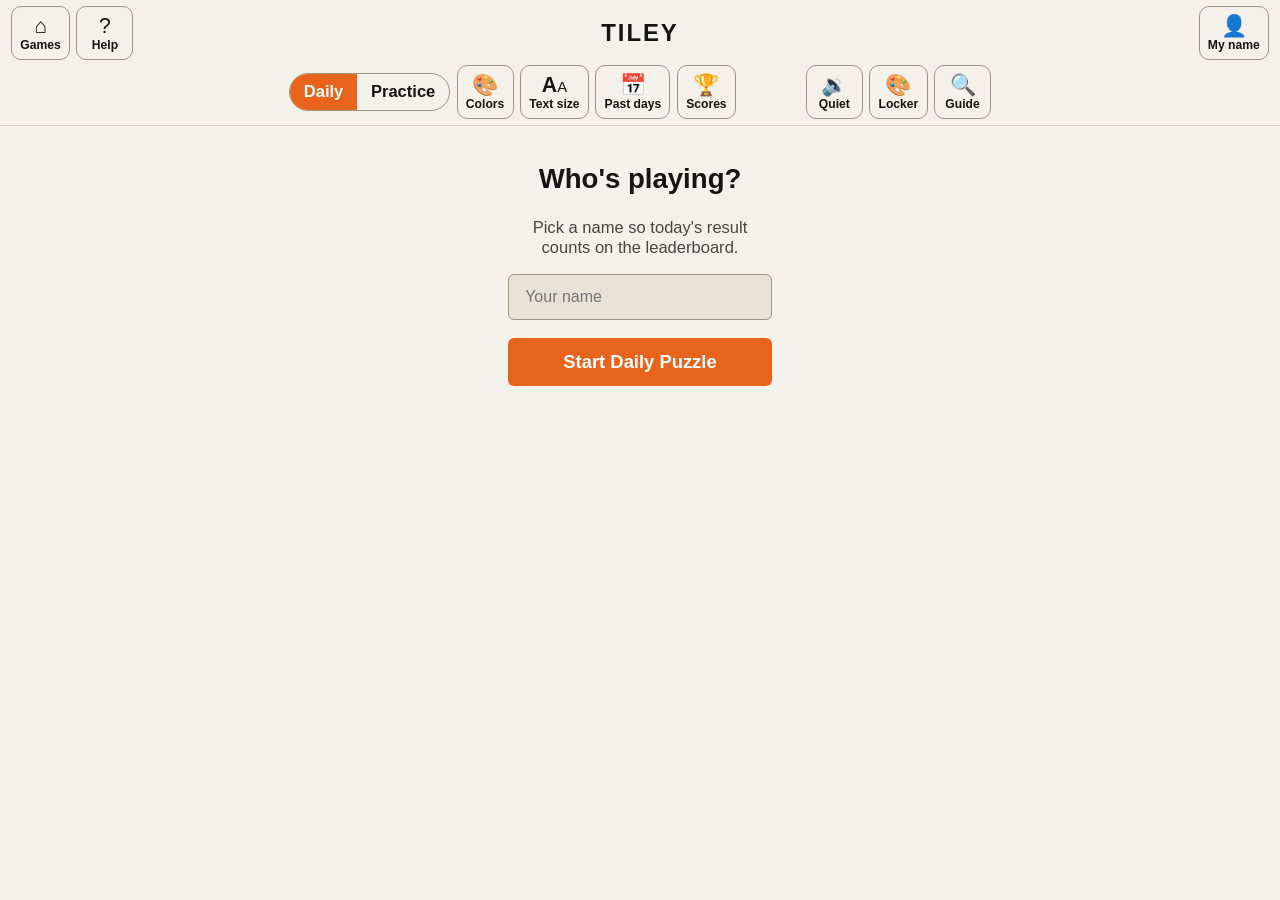
<file: public/tiles.html>
<!DOCTYPE html>
<html lang="en">
<head>
<meta charset="UTF-8">
<meta name="viewport" content="width=device-width, initial-scale=1, viewport-fit=cover">
<meta name="theme-color" content="#f3f1ea">
<meta name="apple-mobile-web-app-capable" content="yes">
<meta name="apple-mobile-web-app-status-bar-style" content="black-translucent">
<title>Tiley — Ducky Dailies</title>
<script>try{var t=localStorage.getItem("wordly:theme")||"ducky";document.documentElement.setAttribute("data-theme",t);var s=localStorage.getItem("wordly:textScale");if(s)document.documentElement.style.setProperty("--text-scale",s)}catch(e){}</script>
<link rel="icon" type="image/png" href="icon.png">
<link rel="apple-touch-icon" href="icon.png">
<link rel="manifest" href="manifest.json">
<link rel="stylesheet" href="style.css?v=21">
<link rel="stylesheet" href="games.css?v=21">
</head>
<body class="game-tiles">
<div id="toast-container" class="toast-container" aria-live="polite"></div>

<header class="app-header">
  <div class="header-row title-row">
    <div class="header-side">
      <a href="/" class="icon-btn" aria-label="All games" title="All games">&#8962;</a>
      <button id="help-btn" class="icon-btn" aria-label="How to play" title="How to play">?</button>
    </div>
    <h1 class="app-title">TILEY</h1>
    <div class="header-side header-side-end">
      <button id="player-btn" class="icon-btn" aria-label="Player profile" title="Player profile">&#128100;</button>
    </div>
  </div>

  <div class="header-row controls-row">
    <div class="mode-toggle" role="group" aria-label="Game mode">
      <button class="mode-btn active" data-mode="daily">Daily</button>
      <button class="mode-btn" data-mode="practice">Practice</button>
    </div>
    <button id="theme-btn" class="icon-btn" aria-label="Change theme" title="Change theme">&#9681;</button>
    <button id="leaderboard-btn" class="icon-btn" aria-label="Leaderboard" title="Leaderboard">&#127942;</button>
    <button id="new-game-btn" class="icon-btn" aria-label="New puzzle" title="New puzzle">&#8635;</button>
  </div>
</header>

<main class="game-main tiles-main">
  <div id="name-gate" class="name-gate hidden">
    <h2>Who's playing?</h2>
    <p>Pick a name so today's result counts on the leaderboard.</p>
    <input id="gate-name-input" class="text-input" type="text" maxlength="40" placeholder="Your name" autocomplete="off" />
    <button id="gate-name-btn" class="primary-btn">Start Daily Puzzle</button>
  </div>

  <div id="tiles-game" class="tiles-game hidden">
    <div class="tiles-top">
      <div class="tiles-hud">
        <div class="tiles-stat">
          <span class="tiles-stat-label">Combo</span>
          <output id="tiles-combo" class="tiles-stat-val">0</output>
        </div>
        <div class="tiles-stat">
          <span class="tiles-stat-label">Best</span>
          <output id="tiles-best" class="tiles-stat-val">0</output>
        </div>
        <div class="tiles-stat">
          <span class="tiles-stat-label">Max</span>
          <output id="tiles-max" class="tiles-stat-val">45</output>
        </div>
      </div>
      <span id="tiles-timer" class="daily-timer hidden">0:00</span>
    </div>

    <div id="tiles-board" class="tiles-board" role="group" aria-label="Tiles board"></div>

    <div class="bee-controls tiles-controls">
      <button id="tiles-reset" class="pill-btn">Restart board</button>
    </div>
  </div>
</main>

<!-- How to play -->
<div id="help-modal" class="modal-overlay hidden">
  <div class="modal">
    <button class="modal-close" data-close="help-modal" aria-label="Close">&times;</button>
    <h2>How to Play</h2>
    <p>Match overlapping visual layers across tiles until the entire 5&times;6 board is cleared.</p>
    <ul class="help-list">
      <li>Each tile has up to <strong>3 layers</strong> (outer shape, middle motif, inner center).</li>
      <li>Tap a tile, then tap a second tile that shares <strong>at least one matching layer</strong>.</li>
      <li>Every shared layer disappears from both tiles, and your <strong>Combo</strong> increases by 1.</li>
      <li>The second tile stays selected so you can chain matches into a continuous run!</li>
      <li>If your selected tile becomes completely empty, you can hop to <strong>any tile on the board</strong> without breaking your combo.</li>
    </ul>
    <p>Clear all 30 tiles with 0 misses to achieve a <strong>Perfect 45/45</strong> combo!</p>
    <p><strong>Daily</strong> gives everyone the same seeded board and motif palette each day, resetting at midnight. Catch up on missed days anytime with the calendar button (&#128197;).</p>
  </div>
</div>

<!-- Leaderboard -->
<div id="leaderboard-modal" class="modal-overlay hidden">
  <div class="modal modal-wide">
    <button class="modal-close" data-close="leaderboard-modal" aria-label="Close">&times;</button>
    <h2>Tiley Leaderboard</h2>
    <div class="leaderboard-tabs" role="group" aria-label="Leaderboard view">
      <button class="lb-tab active" data-lb-view="today">Today</button>
      <button class="lb-tab" data-lb-view="all">All-time</button>
    </div>
    <div id="leaderboard-content" class="leaderboard-content">
      <p class="lb-status">Loading…</p>
    </div>
  </div>
</div>

<!-- Result -->
<div id="result-modal" class="modal-overlay hidden">
  <div class="modal">
    <button class="modal-close" data-close="result-modal" aria-label="Close">&times;</button>
    <h2 id="result-title">Perfect! &#9733;</h2>
    <p id="result-text" class="answers-summary"></p>
    <div id="result-stats" class="result-stats"></div>
    <button id="share-btn" class="primary-btn">Copy results</button>
    <p id="result-countdown" class="result-countdown hidden"></p>
    <button id="play-again-btn" class="primary-btn hidden">New Puzzle</button>
  </div>
</div>

<script src="common.js?v=21"></script>
<script src="tiles.js?v=21"></script>
</body>
</html>
</file>
<file: public/style.css>
/* ---------- Theme definitions ---------- */
:root,
[data-theme="dark"] {
  --color-bg: #121213;
  --color-surface: #1a1a1b;
  --color-text: #ffffff;
  --color-text-dim: #9aa0a6;
  --color-border: #3a3a3c;
  --color-border-strong: #565758;
  --color-accent: #538d4e;

  --color-correct: #538d4e;
  --color-present: #b59f3b;
  --color-absent: #3a3a3c;
  --key-text-on-color: #ffffff;

  --color-key-bg: #818384;
  --color-key-text: #ffffff;
  --color-modal-overlay: rgba(0, 0, 0, 0.6);
  --color-danger: #d24949;
}

/* ---------- Ducky (default, light) ---------- */
[data-theme="ducky"] {
  --color-on-accent: #ffffff;
  --color-bg: #f3f1ea;
  --color-surface: #e7e3d7;
  --color-text: #151515;
  --color-text-dim: #4a463f;
  --color-border: #d8d2c2;
  --color-border-strong: #9c9483;
  --color-accent: #e8641c;
  --color-correct: #2e8b57;
  --color-present: #d99a00;
  --color-absent: #8a8780;
  --key-text-on-color: #ffffff;
  --color-key-bg: #e2ddcf;
  --color-key-text: #151515;
  --color-modal-overlay: rgba(21, 21, 21, 0.45);
  --color-danger: #c0392b;
}

/* ---------- Ducky Dark ---------- */
[data-theme="ducky-night"] {
  --color-on-accent: #151515;
  --color-bg: #151515;
  --color-surface: #1f1f1f;
  --color-text: #f0eee8;
  --color-text-dim: #a8a49a;
  --color-border: #333333;
  --color-border-strong: #4a4a4a;
  --color-accent: #ff7a2f;
  --color-correct: #3aa76d;
  --color-present: #d9a400;
  --color-absent: #3a3a3a;
  --key-text-on-color: #ffffff;
  --color-key-bg: #5a5752;
  --color-key-text: #ffffff;
  --color-modal-overlay: rgba(0, 0, 0, 0.6);
  --color-danger: #e5534b;
}

/* ---------- Ducky branding ---------- */
.brand-title { display: flex; align-items: center; justify-content: center; gap: 0.45rem; }
.brand-duck { height: 1.9em; width: 1.9em; border-radius: 50%; }
.brand-foot a { color: var(--color-accent); font-weight: 700; text-decoration: none; }

/* ---------- OLED Black ---------- */
[data-theme="oled"] {
  --color-bg: #000000;
  --color-surface: #0a0a0c;
  --color-text: #f5f5f7;
  --color-text-dim: #86868b;
  --color-border: #222226;
  --color-border-strong: #3d3d42;
  --color-accent: #3fb950;

  --color-correct: #2ea043;
  --color-present: #d29922;
  --color-absent: #16161a;
  --key-text-on-color: #ffffff;

  --color-key-bg: #1c1c21;
  --color-key-text: #f5f5f7;
  --color-modal-overlay: rgba(0, 0, 0, 0.86);
  --color-danger: #f85149;
}

[data-theme="light"] {
  --color-bg: #ffffff;
  --color-surface: #f4f5f6;
  --color-text: #1a1a1b;
  --color-text-dim: #626466;
  --color-border: #d3d6da;
  --color-border-strong: #878a8c;
  --color-accent: #6aaa64;

  --color-correct: #6aaa64;
  --color-present: #c9b458;
  --color-absent: #787c7e;
  --key-text-on-color: #ffffff;

  --color-key-bg: #d3d6da;
  --color-key-text: #1a1a1b;
  --color-modal-overlay: rgba(0, 0, 0, 0.4);
  --color-danger: #d24949;
}

/* ---------- Neon Standard ---------- */
[data-theme="neon-standard"] {
  --color-on-accent: #000000;
  --color-bg: #0d0e12;
  --color-surface: #15161d;
  --color-text: #ffffff;
  --color-text-dim: #8e95a5;
  --color-border: #2a2d3a;
  --color-border-strong: #3f4458;
  --color-accent: #39ff14;

  --color-correct: #39ff14;
  --color-present: #ffe600;
  --color-absent: #1a1c24;
  --key-text-on-color: #000000;

  --color-key-bg: #222530;
  --color-key-text: #ffffff;
  --color-modal-overlay: rgba(0, 0, 0, 0.8);
  --color-danger: #ff3366;
}

html[data-theme="neon-standard"] .tile.correct {
  box-shadow: 0 0 12px #39ff14, inset 0 0 4px #39ff14 !important;
}
html[data-theme="neon-standard"] .tile.present {
  box-shadow: 0 0 12px #ffe600, inset 0 0 4px #ffe600 !important;
}

/* ---------- Neon City ---------- */
[data-theme="neon-city"] {
  --color-on-accent: #0b071e;
  --color-bg: #0b071e;
  --color-surface: #140e33;
  --color-text: #00e5ff;
  --color-text-dim: #9955ff;
  --color-border: #362a5c;
  --color-border-strong: #8b00ff;
  --color-accent: #00e5ff;

  --color-correct: #8b00ff;
  --color-present: #150f37;
  --color-absent: #150f37;
  --key-text-on-color: #00e5ff;

  --color-key-bg: #1e1542;
  --color-key-text: #00e5ff;
  --color-modal-overlay: rgba(5, 2, 20, 0.85);
  --color-danger: #ff007f;
}

/* Base Tile Styling (Dark Indigo Box with Cyan Text) */
html[data-theme="neon-city"] .tile {
  background: #181238 !important;
  border: 2px solid #362a5c !important;
  color: #bb55ff !important;
  border-radius: 8px !important;
}

/* Filled (Typing before submit) */
html[data-theme="neon-city"] .tile.filled {
  border-color: #00e5ff !important;
  box-shadow: 0 0 6px rgba(0, 229, 255, 0.4) !important;
  color: #00e5ff !important;
}

/* Correct Spot (Purple Background + Cyan Border & Glow + Cyan Text) */
html[data-theme="neon-city"] .tile.correct {
  background: #7a00e6 !important;
  border: 2px solid #00e5ff !important;
  box-shadow: 0 0 12px #00e5ff, inset 0 0 6px #00e5ff !important;
  color: #ffffff !important;
  font-weight: 800;
}

/* Present Spot (Dark Background + Yellow Neon Border & Yellow Glow + Yellow Text) */
html[data-theme="neon-city"] .tile.present {
  background: #150f37 !important;
  border: 2px solid #ffff00 !important;
  box-shadow: 0 0 12px #ffff00, inset 0 0 4px #ffff00 !important;
  color: #ffff00 !important;
  font-weight: 800;
}

/* Absent Spot (Dark Fill + Faint Purple Outline) */
html[data-theme="neon-city"] .tile.absent {
  background: #110b2b !important;
  border: 2px solid #2d2050 !important;
  color: #3e3263 !important;
  box-shadow: none !important;
}

/* ---------- Neon City Keyboard ---------- */
html[data-theme="neon-city"] .key {
  background: #1a123d !important;
  color: #00e5ff !important;
  border: 1px solid #3a2b6e !important;
  border-radius: 6px !important;
  box-shadow: 0 0 4px rgba(139, 0, 255, 0.2) !important;
}

/* Keyboard - Correct Keys (Glowing Purple & Cyan) */
html[data-theme="neon-city"] .key.correct {
  background: #7a00e6 !important;
  color: #ffffff !important;
  border: 1px solid #00e5ff !important;
  box-shadow: 0 0 10px #00e5ff !important;
}

/* Keyboard - Present Keys (Glowing Yellow) */
html[data-theme="neon-city"] .key.present {
  background: #150f37 !important;
  color: #ffff00 !important;
  border: 1px solid #ffff00 !important;
  box-shadow: 0 0 10px #ffff00 !important;
}

/* Keyboard - Absent/Eliminated Keys */
html[data-theme="neon-city"] .key.absent {
  background: #0d0824 !important;
  color: #3e3263 !important;
  border-color: #1e153b !important;
  opacity: 0.5;
  box-shadow: none !important;
}

/* ---------- Neon 80s ---------- */
[data-theme="neon80s"] {
  --color-bg: #050810;
  --color-surface: #0c1226;
  --color-text: #00d9ff;
  --color-text-dim: #ff007f;
  --color-border: #1a2440;
  --color-border-strong: #00d9ff;
  --color-accent: #ff6b00;

  --color-correct: #ff6b00;
  --color-present: #00d9ff;
  --color-absent: #0c1226;
  --key-text-on-color: #050810;

  --color-key-bg: #141c38;
  --color-key-text: #00d9ff;
  --color-modal-overlay: rgba(0, 0, 0, 0.85);
  --color-danger: #ff3b3b;
}

html[data-theme="neon80s"] .tile {
  border: 2px solid #00d9ff !important;
  box-shadow: 0 0 6px #00d9ff !important;
  color: #00d9ff !important;
}

html[data-theme="neon80s"] .tile.correct {
  border: 2px solid #ff007f !important;
  box-shadow: 0 0 12px #ff6b00, 0 0 6px #ff007f !important;
  background: #ff6b00 !important;
  color: #050810 !important;
  font-weight: 800;
}

html[data-theme="neon80s"] .tile.present {
  border: 2px solid #ff6b00 !important;
  box-shadow: 0 0 12px #00d9ff !important;
  background: #00d9ff !important;
  color: #050810 !important;
  font-weight: 800;
}

html[data-theme="neon80s"] .tile.absent {
  border: 2px solid #00d9ff !important;
  box-shadow: 0 0 4px #00d9ff !important;
  color: #00d9ff !important;
  background: #0c1226 !important;
  opacity: 0.8;
}

html[data-theme="neon80s"] .key {
  border: 1px solid #00d9ff !important;
  box-shadow: 0 0 4px rgba(0, 217, 255, 0.3) !important;
}

html[data-theme="neon80s"] .key.correct {
  background: #ff6b00 !important;
  color: #050810 !important;
  border-color: #ff007f !important;
  box-shadow: 0 0 8px #ff6b00 !important;
}

html[data-theme="neon80s"] .key.present {
  background: #00d9ff !important;
  color: #050810 !important;
  border-color: #ff6b00 !important;
  box-shadow: 0 0 8px #00d9ff !important;
}

html[data-theme="neon80s"] .key.absent {
  background: #0c1226 !important;
  color: #2c3d66 !important;
  border-color: #1a2440 !important;
  opacity: 0.5;
  box-shadow: none !important;
}

/* ---------- Synthwave ---------- */
[data-theme="synthwave"] {
  --color-bg: #0d0221;
  --color-surface: #1a0b34;
  --color-text: #f5e9ff;
  --color-text-dim: #a68fd6;
  --color-border: #3a1f66;
  --color-border-strong: #ff2ec4;
  --color-accent: #ff2ec4;

  --color-correct: #00fff0;
  --color-present: #ff2ec4;
  --color-absent: #150a2b;
  --key-text-on-color: #0d0221;

  --color-key-bg: #2a1750;
  --color-key-text: #f5e9ff;
  --color-modal-overlay: rgba(0, 0, 0, 0.7);
  --color-danger: #ff4d6d;
}

/* Base Tile Styling */
html[data-theme="synthwave"] .tile {
  background: #1a0b34 !important;
  border: 2px solid #3a1f66 !important;
  color: #a68fd6 !important;
  border-radius: 8px !important;
}

/* Filled (Typing before submit) */
html[data-theme="synthwave"] .tile.filled {
  border-color: #ff2ec4 !important;
  box-shadow: 0 0 6px rgba(255, 46, 196, 0.4) !important;
  color: #f5e9ff !important;
}

/* Correct Spot (Cyan Fill + Hot Pink Glow Border) */
html[data-theme="synthwave"] .tile.correct {
  background: #00fff0 !important;
  border: 2px solid #ff2ec4 !important;
  box-shadow: 0 0 12px #ff2ec4, inset 0 0 4px #00fff0 !important;
  color: #0d0221 !important;
  font-weight: 800;
}

/* Present Spot (Hot Pink Fill + Cyan Glow Border) */
html[data-theme="synthwave"] .tile.present {
  background: #ff2ec4 !important;
  border: 2px solid #00fff0 !important;
  box-shadow: 0 0 12px #00fff0, inset 0 0 4px #ff2ec4 !important;
  color: #ffffff !important;
  font-weight: 800;
}

/* Absent Spot (Darkened Purple Box) */
html[data-theme="synthwave"] .tile.absent {
  background: #120726 !important;
  border: 2px solid #28124d !important;
  color: #4d3175 !important;
  box-shadow: none !important;
}

/* ---------- Synthwave Keyboard ---------- */
html[data-theme="synthwave"] .key {
  background: #1f0f3d !important;
  color: #f5e9ff !important;
  border: 1px solid #3a1f66 !important;
  border-radius: 6px !important;
  box-shadow: 0 0 4px rgba(255, 46, 196, 0.2) !important;
}

/* Keyboard - Correct Keys (Cyan Fill + Pink Glow) */
html[data-theme="synthwave"] .key.correct {
  background: #00fff0 !important;
  color: #0d0221 !important;
  border: 1px solid #ff2ec4 !important;
  box-shadow: 0 0 10px #ff2ec4 !important;
}

/* Keyboard - Present Keys (Pink Fill + Cyan Glow) */
html[data-theme="synthwave"] .key.present {
  background: #ff2ec4 !important;
  color: #ffffff !important;
  border: 1px solid #00fff0 !important;
  box-shadow: 0 0 10px #00fff0 !important;
}

/* Keyboard - Absent/Eliminated Keys (Dark & Dimmed) */
html[data-theme="synthwave"] .key.absent {
  background: #120726 !important;
  color: #4d3175 !important;
  border-color: #231242 !important;
  opacity: 0.45 !important;
  box-shadow: none !important;
}

/* ---------- Christmas ---------- */
[data-theme="christmas"] {
  --color-bg: #0b2410;
  --color-surface: #123018;
  --color-text: #fdf6f0;
  --color-text-dim: #a8c9ac;
  --color-border: #1f4726;
  --color-border-strong: #2e5c37;
  --color-accent: #c41e3a;

  --color-correct: #2e7d32;
  --color-present: #c41e3a;
  --color-absent: #5a121d;
  --key-text-on-color: #ffffff;

  --color-key-bg: #1f4726;
  --color-key-text: #fdf6f0;
  --color-modal-overlay: rgba(0, 0, 0, 0.65);
  --color-danger: #c41e3a;
}

html[data-theme="christmas"] .tile {
  border: 2px solid #1f4726 !important;
}

html[data-theme="christmas"] .tile.correct {
  background: #2e7d32 !important;
  border: 2px solid #c41e3a !important;
  box-shadow: 0 0 8px #c41e3a !important;
  color: #ffffff !important;
}

html[data-theme="christmas"] .tile.present {
  background: #c41e3a !important;
  border: 2px solid #2e7d32 !important;
  box-shadow: 0 0 8px #2e7d32 !important;
  color: #ffffff !important;
}

html[data-theme="christmas"] .tile.absent {
  background: #123018 !important;
  border: 2px solid #5a121d !important;
  color: #a8c9ac !important;
}

html[data-theme="christmas"] .key.present {
  background: #c41e3a !important;
  color: #ffffff !important;
}

html[data-theme="christmas"] .key.absent {
  background: #123018 !important;
  border: 2px solid #5a121d !important;
  color: #a8c9ac !important;
}

/* ---------- Spooky ---------- */
[data-theme="spooky"] {
  --color-bg: #060a08;
  --color-surface: #0d140f;
  --color-text: #dff5e1;
  --color-text-dim: #7fa88a;
  --color-border: #1c2e20;
  --color-border-strong: #2c452f;
  --color-accent: #7cb342;

  --color-correct: #4f7942;
  --color-present: #5e3a7e;
  --color-absent: #2a1838; /* Dark Purple for eliminated letters */
  --key-text-on-color: #ffffff;

  --color-key-bg: #1c2e20;
  --color-key-text: #dff5e1;
  --color-modal-overlay: rgba(0, 0, 0, 0.75);
  --color-danger: #c94f4f;
}

html[data-theme="spooky"] .tile {
  border: 2px solid #1c2e20 !important;
}

html[data-theme="spooky"] .tile.correct {
  background: #4f7942 !important; /* Green tile */
  border: 2px solid #5e3a7e !important; /* Purple outline on Green tile */
  box-shadow: 0 0 8px #5e3a7e !important;
  color: #ffffff !important;
}

html[data-theme="spooky"] .tile.present {
  background: #5e3a7e !important; /* Purple tile */
  border: 2px solid #4f7942 !important; /* Green outline on Purple tile */
  box-shadow: 0 0 8px #4f7942 !important;
  color: #ffffff !important;
}

html[data-theme="spooky"] .tile.absent {
  background: #0d140f !important;
  border: 2px solid #2a1838 !important;
  color: #7fa88a !important;
}

html[data-theme="spooky"] .key.present {
  background: #5e3a7e !important;
  color: #ffffff !important;
}

html[data-theme="spooky"] .key.absent {
  background: #0d140f !important;
  border: 2px solid #2a1838 !important;
  color: #7fa88a !important;
}

/* ---------- 3D Glossy Bubblegum ---------- */
/* Light glossy-candy palette (dark text on pale tiles/keys) instead of the
   original dark-navy set, so the vibrant pastel background photo reads at
   near-full brightness instead of needing a heavy dark scrim to keep white
   text legible. */
[data-theme="bubblegum-3d"] {
  --color-bg: #fff6fb;
  --color-surface: #fffaf7;
  --color-text: #4a2c46;
  --color-text-dim: #9b7898;
  --color-border: #f3c6de;
  --color-border-strong: #ff8fc0;
  --color-accent: #ff6fae;

  --color-correct: #6fdcc7;
  --color-present: #ff8fc0;
  --color-absent: #ecd9e6;
  --key-text-on-color: #3a1f38;

  --color-key-bg: #ffeef6;
  --color-key-text: #4a2c46;
  --color-modal-overlay: rgba(74, 44, 70, 0.55);
  --color-danger: #ff4d7a;
}

html[data-theme="bubblegum-3d"] .tile {
  border-radius: 12px !important;
  border-width: 1px !important;
}
html[data-theme="bubblegum-3d"] .tile.correct,
html[data-theme="bubblegum-3d"] .tile.present {
  box-shadow: inset -2px -3px 5px rgba(0, 0, 0, 0.3), inset 2px 2px 5px rgba(255, 255, 255, 0.7) !important;
  font-weight: 800;
}

/* ---------- Ocean ---------- */
[data-theme="ocean"] {
  --color-on-accent: #041421;
  --color-bg: #041421;
  --color-surface: #0a2236;
  --color-text: #e0f7fc;
  --color-text-dim: #5c9ebb;
  --color-border: #133957;
  --color-border-strong: #00f0ff;
  --color-accent: #00f0ff;

  --color-correct: #0b3859;
  --color-present: #082e38;
  --color-absent: #06111a;
  --key-text-on-color: #00f0ff;

  --color-key-bg: #0c2b42;
  --color-key-text: #e0f7fc;
  --color-modal-overlay: rgba(2, 10, 18, 0.85);
  --color-danger: #ff5252;
}

/* Base Tile Styling */
html[data-theme="ocean"] .tile {
  background: #0a2236 !important;
  border: 2px solid #133957 !important;
  color: #5c9ebb !important;
  border-radius: 8px !important;
}

/* Filled (Typing before submit) */
html[data-theme="ocean"] .tile.filled {
  border-color: #00f0ff !important;
  box-shadow: 0 0 8px rgba(0, 240, 255, 0.4) !important;
  color: #e0f7fc !important;
}

/* Correct Spot (Bioluminescent Cyan Glowing Box) */
html[data-theme="ocean"] .tile.correct {
  background: #0b3859 !important;
  border: 2px solid #00f0ff !important;
  box-shadow: 0 0 14px #00f0ff, inset 0 0 6px #00f0ff !important;
  color: #ffffff !important;
  font-weight: 800;
}

/* Present Spot (Seafoam Green Glowing Box) */
html[data-theme="ocean"] .tile.present {
  background: #082e38 !important;
  border: 2px solid #20b2aa !important;
  box-shadow: 0 0 12px #20b2aa, inset 0 0 4px #20b2aa !important;
  color: #a8f5e9 !important;
  font-weight: 800;
}

/* Absent Spot (Dark Deep-Trench Box) */
html[data-theme="ocean"] .tile.absent {
  background: #06111a !important;
  border: 2px solid #0d2233 !important;
  color: #2a4d6c !important;
  box-shadow: none !important;
}

/* ---------- Ocean Keyboard ---------- */
html[data-theme="ocean"] .key {
  background: #0d2b42 !important;
  color: #e0f7fc !important;
  border: 1px solid #1a4263 !important;
  border-radius: 6px !important;
  box-shadow: 0 0 4px rgba(0, 240, 255, 0.2) !important;
}

/* Keyboard - Correct Keys (Cyan Glow) */
html[data-theme="ocean"] .key.correct {
  background: #0b3859 !important;
  color: #ffffff !important;
  border: 1px solid #00f0ff !important;
  box-shadow: 0 0 10px #00f0ff !important;
}

/* Keyboard - Present Keys (Seafoam Glow) */
html[data-theme="ocean"] .key.present {
  background: #082e38 !important;
  color: #a8f5e9 !important;
  border: 1px solid #20b2aa !important;
  box-shadow: 0 0 10px #20b2aa !important;
}

/* Keyboard - Absent/Eliminated Keys (Dark & Faded) */
html[data-theme="ocean"] .key.absent {
  background: #050d14 !important;
  color: #2a4d6c !important;
  border-color: #0c1a26 !important;
  opacity: 0.45 !important;
  box-shadow: none !important;
}

/* ---------- Sunset ---------- */
/* Built around the user's reference photo: blazing red-orange sky over a
   long pier, golden sun at the horizon, electric-blue surf, navy sea.
   Correct = ocean blue (the sky's complement), present = golden sun,
   absent = deep sea navy; coral-orange accents echo the clouds. */
[data-theme="sunset"] {
  --color-bg: #0b1828;
  --color-surface: #11243a;
  --color-text: #fff3e6;
  --color-text-dim: #c9b3a4;
  --color-border: #2b4a6a;
  --color-border-strong: #f0643a;
  --color-accent: #f0643a;
  --color-on-accent: #1a0905;

  --color-correct: #1f8fd0;
  --color-present: #f5b335;
  --color-absent: #0d1d30;
  --key-text-on-color: #1a1205;

  --color-key-bg: #10243a;
  --color-key-text: #fff3e6;
  --color-modal-overlay: rgba(5, 10, 18, 0.82);
  --color-danger: #ff5c5c;
  --bee-center: #f5b335;
  --bee-center-text: #1a1205;
}

html[data-theme="sunset"] .tile {
  background: rgba(11, 26, 44, 0.84) !important;
  border: 2px solid #2b4a6a !important;
  border-radius: 7px !important;
  color: #fff3e6 !important;
}
html[data-theme="sunset"] .tile.filled {
  border-color: #ff8a5c !important;
  box-shadow: 0 0 8px rgba(240, 100, 58, 0.5) !important;
}
html[data-theme="sunset"] .tile.correct {
  background: linear-gradient(160deg, #3bb0ec, #1468a8) !important;
  border: 2px solid #9fe3ff !important;
  box-shadow: 0 0 14px rgba(59, 176, 236, 0.6), inset 0 0 6px rgba(159, 227, 255, 0.45) !important;
  color: #ffffff !important;
  font-weight: 800;
}
html[data-theme="sunset"] .tile.present {
  background: linear-gradient(160deg, #ffd166, #e8962a) !important;
  border: 2px solid #fff0b8 !important;
  box-shadow: 0 0 14px rgba(255, 196, 80, 0.65), inset 0 0 6px rgba(255, 240, 184, 0.5) !important;
  color: #1a1205 !important;
  font-weight: 800;
}
html[data-theme="sunset"] .tile.absent {
  background: #0a1626 !important;
  border: 2px solid #182c44 !important;
  color: #5d7690 !important;
  box-shadow: none !important;
}
html[data-theme="sunset"] .key {
  background: #10243a !important;
  color: #fff3e6 !important;
  border: 1px solid #2f5072 !important;
  border-radius: 7px !important;
  box-shadow: 0 0 4px rgba(240, 100, 58, 0.12) !important;
}
html[data-theme="sunset"] .key.correct {
  background: #1f8fd0 !important;
  color: #ffffff !important;
  border-color: #9fe3ff !important;
  box-shadow: 0 0 10px rgba(59, 176, 236, 0.55) !important;
}
html[data-theme="sunset"] .key.present {
  background: #f5b335 !important;
  color: #1a1205 !important;
  border-color: #fff0b8 !important;
  box-shadow: 0 0 10px rgba(255, 196, 80, 0.55) !important;
}
html[data-theme="sunset"] .key.absent {
  background: #081320 !important;
  color: #5d7690 !important;
  border-color: #142538 !important;
  box-shadow: none !important;
  opacity: 1 !important;
}

/* ---------- Forest ---------- */
/* Built around the user's reference art: a misty night forest split by a
   glowing magenta river, with teal will-o'-wisp lights in the trees.
   Correct = teal glow, present = magenta river glow, absent = the dark
   blue-green of the pines. */
[data-theme="forest"] {
  --color-bg: #020c10;
  --color-surface: #0a1a20;
  --color-text: #e8f4f2;
  --color-text-dim: #93b4bf;
  --color-border: #1c3440;
  --color-border-strong: #3a6a7a;
  --color-accent: #f236c1;
  --color-on-accent: #1a0418;

  --color-correct: #17b89f;
  --color-present: #e232b8;
  --color-absent: #081419;
  --key-text-on-color: #03100f;

  --color-key-bg: #0b1c22;
  --color-key-text: #e8f4f2;
  --color-modal-overlay: rgba(1, 6, 9, 0.82);
  --color-danger: #ff5c7a;
  --bee-center: #f236c1;
  --bee-center-text: #1a0418;
}

html[data-theme="forest"] .tile {
  background: rgba(8, 22, 28, 0.86) !important;
  border: 2px solid #1f3a46 !important;
  border-radius: 7px !important;
  color: #e8f4f2 !important;
}
html[data-theme="forest"] .tile.filled {
  border-color: #3ff0d8 !important;
  box-shadow: 0 0 8px rgba(63, 240, 216, 0.45) !important;
}
html[data-theme="forest"] .tile.correct {
  background: linear-gradient(160deg, #22d6b8, #0f8f7c) !important;
  border: 2px solid #8ffff0 !important;
  box-shadow: 0 0 14px rgba(63, 240, 216, 0.6), inset 0 0 6px rgba(143, 255, 240, 0.45) !important;
  color: #021614 !important;
  font-weight: 800;
}
html[data-theme="forest"] .tile.present {
  background: linear-gradient(160deg, #f65ad0, #b81f95) !important;
  border: 2px solid #ffb3ec !important;
  box-shadow: 0 0 16px rgba(242, 54, 193, 0.7), inset 0 0 6px rgba(255, 179, 236, 0.45) !important;
  color: #ffffff !important;
  font-weight: 800;
}
html[data-theme="forest"] .tile.absent {
  background: #061117 !important;
  border: 2px solid #122630 !important;
  color: #4f6d78 !important;
  box-shadow: none !important;
}
html[data-theme="forest"] .key {
  background: #0b1c22 !important;
  color: #e8f4f2 !important;
  border: 1px solid #1f3a46 !important;
  border-radius: 7px !important;
  box-shadow: 0 0 4px rgba(63, 240, 216, 0.12) !important;
}
html[data-theme="forest"] .key.correct {
  background: #17b89f !important;
  color: #021614 !important;
  border-color: #8ffff0 !important;
  box-shadow: 0 0 10px rgba(63, 240, 216, 0.55) !important;
}
html[data-theme="forest"] .key.present {
  background: #e232b8 !important;
  color: #ffffff !important;
  border-color: #ffb3ec !important;
  box-shadow: 0 0 10px rgba(242, 54, 193, 0.6) !important;
}
html[data-theme="forest"] .key.absent {
  background: #050e13 !important;
  color: #5a7682 !important;
  border-color: #122630 !important;
  box-shadow: none !important;
  opacity: 1;
}

/* ---------- Halloween ---------- */
/* Built around the user's reference art: painted haunted house under an
   orange moon, violet sky, grinning jack-o'-lanterns. Correct = glowing
   pumpkin orange, present = haunted violet, absent = night indigo, with
   candle-yellow edges like the lit windows. */
[data-theme="halloween"] {
  --color-bg: #0e0a24;
  --color-surface: #191138;
  --color-text: #fbeedc;
  --color-text-dim: #c3a9d6;
  --color-border: #3a2a66;
  --color-border-strong: #f59a2a;
  --color-accent: #f5891f;
  --color-on-accent: #1a0c05;

  --color-correct: #f07a1c;
  --color-present: #8e44c4;
  --color-absent: #130d2c;
  --key-text-on-color: #1a0c05;

  --color-key-bg: #1e1442;
  --color-key-text: #fbeedc;
  --color-modal-overlay: rgba(8, 5, 22, 0.84);
  --color-danger: #ff5a5a;
  --bee-center: #f5891f;
  --bee-center-text: #1a0c05;
}

html[data-theme="halloween"] .tile {
  background: rgba(22, 14, 50, 0.88) !important;
  border: 2px solid #3a2a66 !important;
  border-radius: 7px !important;
  color: #fbeedc !important;
}
html[data-theme="halloween"] .tile.filled {
  border-color: #f5c542 !important;
  box-shadow: 0 0 8px rgba(245, 197, 66, 0.45) !important;
}
html[data-theme="halloween"] .tile.correct {
  background: linear-gradient(160deg, #ffa244, #d9560f) !important;
  border: 2px solid #ffd76a !important;
  box-shadow: 0 0 16px rgba(255, 150, 40, 0.7), inset 0 0 8px rgba(255, 215, 106, 0.55) !important;
  color: #1a0c05 !important;
  font-weight: 800;
}
html[data-theme="halloween"] .tile.present {
  background: linear-gradient(160deg, #a45ad8, #5e2a96) !important;
  border: 2px solid #d4a8ff !important;
  box-shadow: 0 0 14px rgba(164, 90, 216, 0.65), inset 0 0 6px rgba(212, 168, 255, 0.45) !important;
  color: #ffffff !important;
  font-weight: 800;
}
html[data-theme="halloween"] .tile.absent {
  background: #0f0a24 !important;
  border: 2px solid #22184a !important;
  color: #6c5c94 !important;
  box-shadow: none !important;
}
html[data-theme="halloween"] .key {
  background: #1e1442 !important;
  color: #fbeedc !important;
  border: 1px solid #3a2a66 !important;
  border-radius: 7px !important;
  box-shadow: 0 0 4px rgba(245, 137, 31, 0.12) !important;
}
html[data-theme="halloween"] .key.correct {
  background: #f07a1c !important;
  color: #1a0c05 !important;
  border-color: #ffd76a !important;
  box-shadow: 0 0 10px rgba(255, 150, 40, 0.6) !important;
}
html[data-theme="halloween"] .key.present {
  background: #8e44c4 !important;
  color: #ffffff !important;
  border-color: #d4a8ff !important;
  box-shadow: 0 0 10px rgba(164, 90, 216, 0.55) !important;
}
html[data-theme="halloween"] .key.absent {
  background: #0c0820 !important;
  color: #6c5c94 !important;
  border-color: #1d1540 !important;
  box-shadow: none !important;
  opacity: 1;
}

/* ---------- Retro Terminal ---------- */
/* Green-phosphor CRT: monospace everything, glowing text, scanlines (see
   the background rule below). Correct = solid lit block, present = dim
   block with a dashed outline, absent = unlit. */
[data-theme="terminal"] {
  --color-bg: #000000;
  --color-surface: #031003;
  --color-text: #33ff33;
  --color-text-dim: #22b022;
  --color-border: #0f3d0f;
  --color-border-strong: #1f8f1f;
  --color-accent: #33ff33;
  --color-on-accent: #000000;

  --color-correct: #33ff33;
  --color-present: #1f9c1f;
  --color-absent: #000000;
  --key-text-on-color: #000000;

  --color-key-bg: #031003;
  --color-key-text: #33ff33;
  --color-modal-overlay: rgba(0, 0, 0, 0.88);
  --color-danger: #ff3333;
  --bee-center: #33ff33;
  --bee-center-text: #000000;
}

html[data-theme="terminal"] body {
  font-family: "Courier New", Consolas, "Lucida Console", ui-monospace, monospace;
  text-shadow: 0 0 4px rgba(51, 255, 51, 0.45);
}
html[data-theme="terminal"] .tile {
  background: rgba(0, 10, 0, 0.88) !important;
  border: 2px solid #0f5a0f !important;
  border-radius: 0 !important;
  color: #33ff33 !important;
}
html[data-theme="terminal"] .tile.filled {
  border-color: #33ff33 !important;
  box-shadow: 0 0 8px rgba(51, 255, 51, 0.5) !important;
}
html[data-theme="terminal"] .tile.correct {
  background: #33ff33 !important;
  border: 2px solid #9dff9d !important;
  box-shadow: 0 0 14px rgba(51, 255, 51, 0.7) !important;
  color: #000000 !important;
  text-shadow: none;
  font-weight: 800;
}
html[data-theme="terminal"] .tile.present {
  background: #0d400d !important;
  border: 2px dashed #33ff33 !important;
  box-shadow: 0 0 8px rgba(51, 255, 51, 0.35) !important;
  color: #8dff8d !important;
  font-weight: 800;
}
html[data-theme="terminal"] .tile.absent {
  background: #000000 !important;
  border: 2px solid #0a260a !important;
  color: #186818 !important;
  box-shadow: none !important;
  text-shadow: none;
}
html[data-theme="terminal"] .key {
  background: #031003 !important;
  color: #33ff33 !important;
  border: 1px solid #1a661a !important;
  border-radius: 2px !important;
}
html[data-theme="terminal"] .key.correct {
  background: #33ff33 !important;
  color: #000000 !important;
  text-shadow: none;
  box-shadow: 0 0 8px rgba(51, 255, 51, 0.6) !important;
}
html[data-theme="terminal"] .key.present {
  background: #0d400d !important;
  color: #8dff8d !important;
  border: 1px dashed #33ff33 !important;
}
html[data-theme="terminal"] .key.absent {
  background: #000000 !important;
  color: #1f7a1f !important;
  border-color: #0a260a !important;
  text-shadow: none;
  opacity: 1;
}

/* ---------- Bubblegum (2D) ---------- */
/* Flat cartoon candy: everything is a "sticker" - white or pastel fill,
   bold plum outline, hard drop shadow. */
[data-theme="bubblegum"] {
  --color-bg: #fff0f6;
  --color-surface: #ffffff;
  --color-text: #5a2a52;
  --color-text-dim: #9a6892;
  --color-border: #e9bcd6;
  --color-border-strong: #5a2a52;
  --color-accent: #ff6fb0;
  --color-on-accent: #ffffff;

  --color-correct: #8fd9a8;
  --color-present: #ffd479;
  --color-absent: #ddd3e6;
  --key-text-on-color: #4a2c45;

  --color-key-bg: #ffffff;
  --color-key-text: #5a2a52;
  --color-modal-overlay: rgba(90, 42, 82, 0.4);
  --color-danger: #e0556f;
}

/* Scalloped cloud behind the title row. Drawn here rather than in the
   background art so it lines up with the header at every screen size and
   never reaches the control buttons below it. */
html[data-theme="bubblegum"] .title-row {
  position: relative;
  background: #ffffff;
  margin: -0.35rem -0.6rem 0.45rem;
  padding: 0.35rem 0.6rem 0.1rem;
}
html[data-theme="bubblegum"] .title-row::after {
  content: "";
  position: absolute;
  left: 0;
  right: 0;
  top: 100%;
  height: 9px;
  background: radial-gradient(circle at 11px 0, #ffffff 0 8px, #5a2a52 8.5px 10.5px, transparent 11px) 0 0 / 22px 11px repeat-x;
  pointer-events: none;
}
html[data-theme="bubblegum"] .app-header {
  border-bottom-color: transparent;
}
html[data-theme="bubblegum"] .tile {
  background: #ffffff !important;
  border: 3px solid #5a2a52 !important;
  border-radius: 10px !important;
  box-shadow: 0 4px 0 #5a2a52 !important;
  color: #5a2a52 !important;
}
html[data-theme="bubblegum"] .tile.correct {
  background: #8fd9a8 !important;
  color: #3a1f38 !important;
  font-weight: 800;
}
html[data-theme="bubblegum"] .tile.present {
  background: #ffd479 !important;
  color: #3a1f38 !important;
  font-weight: 800;
}
html[data-theme="bubblegum"] .tile.absent {
  background: #ddd3e6 !important;
  color: #8a6f86 !important;
}
html[data-theme="bubblegum"] .key {
  background: #ffffff !important;
  color: #5a2a52 !important;
  border: 2.5px solid #5a2a52 !important;
  border-radius: 10px !important;
  box-shadow: 0 3px 0 #5a2a52 !important;
}
html[data-theme="bubblegum"] .key:active {
  transform: translateY(2px);
  box-shadow: 0 1px 0 #5a2a52 !important;
}
html[data-theme="bubblegum"] .key.correct {
  background: #8fd9a8 !important;
  color: #3a1f38 !important;
}
html[data-theme="bubblegum"] .key.present {
  background: #ffd479 !important;
  color: #3a1f38 !important;
}
html[data-theme="bubblegum"] .key.absent {
  background: #ddd3e6 !important;
  color: #9a869a !important;
  opacity: 0.85;
}

/* ---------- Art Deco ---------- */
/* 1920s black-and-gold: sharp corners, gold hairline frames, a gold
   correct tile with an inner double-line, emerald present tiles. */
[data-theme="art-deco"] {
  --color-bg: #07090d;
  --color-surface: #0f151c;
  --color-text: #f3e6c4;
  --color-text-dim: #b3a172;
  --color-border: #3a3322;
  --color-border-strong: #d4af37;
  --color-accent: #d4af37;
  --color-on-accent: #0b0f14;

  --color-correct: #d4af37;
  --color-present: #1f6f63;
  --color-absent: #0b0f14;
  --key-text-on-color: #0b0f14;

  --color-key-bg: #0f151c;
  --color-key-text: #e8d5a3;
  --color-modal-overlay: rgba(3, 4, 6, 0.85);
  --color-danger: #d9534f;
  --bee-center: #d4af37;
  --bee-center-text: #0b0f14;
}

html[data-theme="art-deco"] body {
  font-family: Futura, "Century Gothic", "Avenir Next", "Trebuchet MS", "Helvetica Neue", Arial, sans-serif;
}
html[data-theme="art-deco"] .app-title {
  letter-spacing: 0.3em;
  color: #e8c860;
}
html[data-theme="art-deco"] .tile {
  background: rgba(11, 15, 20, 0.9) !important;
  border: 1px solid #6b5a2a !important;
  border-radius: 0 !important;
  color: #f3e6c4 !important;
}
html[data-theme="art-deco"] .tile.filled {
  border-color: #d4af37 !important;
  box-shadow: inset 0 0 0 3px #0b0f14, inset 0 0 0 4px rgba(212, 175, 55, 0.6) !important;
}
html[data-theme="art-deco"] .tile.correct {
  background: linear-gradient(160deg, #f3dc8a, #d4af37 50%, #9c7a22) !important;
  border: 1px solid #f3dc8a !important;
  box-shadow: inset 0 0 0 3px #e8c860, inset 0 0 0 4px #0b0f14, 0 0 10px rgba(212, 175, 55, 0.45) !important;
  color: #0b0f14 !important;
  font-weight: 800;
}
html[data-theme="art-deco"] .tile.present {
  background: linear-gradient(160deg, #23806f, #14524a) !important;
  border: 1px solid #d4af37 !important;
  box-shadow: inset 0 0 0 3px #1c6a5e, inset 0 0 0 4px #d4af37 !important;
  color: #f3e6c4 !important;
  font-weight: 800;
}
html[data-theme="art-deco"] .tile.absent {
  background: #090c10 !important;
  border: 1px solid #221f16 !important;
  color: #5c5440 !important;
  box-shadow: none !important;
}
html[data-theme="art-deco"] .key {
  background: #0f151c !important;
  color: #e8d5a3 !important;
  border: 1px solid #6b5a2a !important;
  border-radius: 0 !important;
  letter-spacing: 0.05em;
}
html[data-theme="art-deco"] .key.correct {
  background: linear-gradient(160deg, #f3dc8a, #b8902a) !important;
  color: #0b0f14 !important;
  border-color: #f3dc8a !important;
}
html[data-theme="art-deco"] .key.present {
  background: #1f6f63 !important;
  color: #f3e6c4 !important;
  border-color: #d4af37 !important;
}
html[data-theme="art-deco"] .key.absent {
  background: #07090d !important;
  color: #6e6650 !important;
  border-color: #221f16 !important;
  opacity: 1;
}

/* ---------- Tropical ---------- */
/* Lagoon at dusk: deep teal, palm-leaf green correct tiles, mango present
   tiles, rounded "pebble" tiles. */
[data-theme="tropical"] {
  --color-bg: #073a44;
  --color-surface: #0b4a55;
  --color-text: #f2fffb;
  --color-text-dim: #9fd6cf;
  --color-border: #1d6b72;
  --color-border-strong: #4fd1c5;
  --color-accent: #1fc7b6;
  --color-on-accent: #04262b;

  --color-correct: #34b86b;
  --color-present: #ff9f2e;
  --color-absent: #0a2f36;
  --key-text-on-color: #ffffff;

  --color-key-bg: #12707a;
  --color-key-text: #f2fffb;
  --color-modal-overlay: rgba(2, 24, 28, 0.7);
  --color-danger: #ff5f6d;
  --bee-center: #ff9f2e;
  --bee-center-text: #3a1a00;
}
html[data-theme="tropical"] .tile,
html[data-theme="tropical"] .key {
  border-radius: 12px !important;
}
html[data-theme="tropical"] .tile.correct,
html[data-theme="tropical"] .tile.present {
  box-shadow: 0 3px 0 rgba(0, 0, 0, 0.25);
}

/* ---------- Desert ---------- */
/* Sunset over the mesas: dark plum-brown base, sage cactus correct,
   golden sand present, terracotta accents. */
[data-theme="desert"] {
  --color-bg: #26121f;
  --color-surface: #351a29;
  --color-text: #fbeedd;
  --color-text-dim: #d3a98c;
  --color-border: #5a3040;
  --color-border-strong: #c47a52;
  --color-accent: #e07a3a;
  --color-on-accent: #2a1208;

  --color-correct: #6f9a4f;
  --color-present: #d9a441;
  --color-absent: #1c0d17;
  --key-text-on-color: #ffffff;

  --color-key-bg: #6b3a3e;
  --color-key-text: #fbeedd;
  --color-modal-overlay: rgba(20, 8, 16, 0.75);
  --color-danger: #e2553c;
  --bee-center: #e07a3a;
  --bee-center-text: #2a1208;
}
html[data-theme="desert"] .tile,
html[data-theme="desert"] .key {
  border-radius: 3px !important;
}

/* ---------- Dessert ---------- */
/* Bakery case: cream base, chocolate text, pistachio correct, caramel
   present, strawberry accent, soft rounded tiles. */
[data-theme="dessert"] {
  --color-bg: #fde2e6;
  --color-surface: #ffffff;
  --color-text: #4a2a1a;
  --color-text-dim: #8a6450;
  --color-border: #ecd5c0;
  --color-border-strong: #b98a6a;
  --color-accent: #ff6f9c;
  --color-on-accent: #ffffff;

  --color-correct: #8cc06a;
  --color-present: #e7a64a;
  --color-absent: #d9c8b6;
  --key-text-on-color: #3a1f12;

  --color-key-bg: #ffffff;
  --color-key-text: #4a2a1a;
  --color-modal-overlay: rgba(74, 42, 26, 0.4);
  --color-danger: #d9475f;
  --bee-center: #ff8fb4;
  --bee-center-text: #4a2a1a;
}
html[data-theme="dessert"] .tile,
html[data-theme="dessert"] .key {
  border-radius: 14px !important;
}
html[data-theme="dessert"] .key {
  box-shadow: 0 2px 0 #e2c3a6;
}
html[data-theme="dessert"] .tile.absent,
html[data-theme="dessert"] .key.absent {
  color: #8a6f5c !important;
}

/* Respect system preference until user picks explicitly */
@media (prefers-color-scheme: light) {
  :root:not([data-theme]) {
    --color-bg: #ffffff;
    --color-surface: #f4f5f6;
    --color-text: #1a1a1b;
    --color-text-dim: #626466;
    --color-border: #d3d6da;
    --color-border-strong: #878a8c;
    --color-accent: #6aaa64;
    --color-correct: #6aaa64;
    --color-present: #c9b458;
    --color-absent: #787c7e;
    --key-text-on-color: #ffffff;
    --color-key-bg: #d3d6da;
    --color-key-text: #1a1a1b;
    --color-modal-overlay: rgba(0, 0, 0, 0.4);
    --color-danger: #d24949;
  }
}

/* ---------- Base ---------- */
:root {
  --tile-gap: 7px;
}

* {
  box-sizing: border-box;
  -webkit-tap-highlight-color: transparent;
}

html, body {
  height: 100%;
}

body {
  margin: 0;
  background: var(--color-bg);
  color: var(--color-text);
  font-family: "Helvetica Neue", Arial, "Segoe UI", sans-serif;
  display: flex;
  flex-direction: column;
  min-height: 100dvh;
  overflow-x: hidden;
  transition: background-color 0.2s ease, color 0.2s ease;
}
/* ---------- Theme background images ---------- */
/* Tiles and keys always paint a solid theme color, so they stay readable
   no matter what's behind them. The header title, timer, and icon buttons
      sit directly on the page background with no box of their own, so each
   image below is paired with a scrim tuned to that image's brightness (dark
   for a dark image + light theme text, light for a bright image + dark
   theme text) to keep that text legible while still letting the art show
   through. */
[data-theme="ocean"] body,
[data-theme="christmas"] body,
[data-theme="spooky"] body,
[data-theme="bubblegum-3d"] body,
[data-theme="sunset"] body,
[data-theme="neon-standard"] body,
[data-theme="neon-city"] body,
[data-theme="neon80s"] body,
[data-theme="synthwave"] body,
[data-theme="forest"] body,
[data-theme="halloween"] body,
[data-theme="terminal"] body,
[data-theme="bubblegum"] body,
[data-theme="art-deco"] body,
[data-theme="tropical"] body,
[data-theme="desert"] body,
[data-theme="dessert"] body {
  background-size: cover;
  background-position: center top;
  background-repeat: no-repeat;
  background-color: var(--color-bg);
}

/* All the art above is portrait-framed for phones. `cover` on a wide/short
   desktop window forces the image to stretch to the viewport's width, which
   pushes most of a tall image's height off-screen — often leaving just a
   sliver of sky or wall instead of the actual scene. Past this breakpoint
   (viewport wider than it is tall) we switch to `contain` instead, so the
   whole image is always visible, letterboxed left/right against the theme's
   own background color rather than cropped. */
@media (min-aspect-ratio: 1/1) {
  [data-theme="ocean"] body,
  [data-theme="christmas"] body,
  [data-theme="spooky"] body,
  [data-theme="bubblegum-3d"] body,
  [data-theme="sunset"] body,
  [data-theme="neon-standard"] body,
  [data-theme="neon-city"] body,
  [data-theme="neon80s"] body,
  [data-theme="synthwave"] body,
  [data-theme="forest"] body,
  [data-theme="halloween"] body,
  [data-theme="terminal"] body,
  [data-theme="bubblegum"] body,
  [data-theme="art-deco"] body,
  [data-theme="tropical"] body,
  [data-theme="desert"] body,
  [data-theme="dessert"] body {
    background-size: contain;
    background-position: center top;
  }
}

[data-theme="ocean"] body {
  background-image:
    linear-gradient(180deg, rgba(2, 10, 18, 0.75) 0%, rgba(2, 10, 18, 0.42) 25%, rgba(2, 10, 18, 0.32) 100%),
    url("images/themes/ocean.jpg");
}

[data-theme="christmas"] body {
  /* User-supplied photo: log cabin at Christmas with a fireplace, lit
     tree and snowy window. A darker band behind the header; a lighter
     warm-dark wash elsewhere so the glow still shows through. */
  background-image:
    linear-gradient(180deg, rgba(14, 8, 4, 0.65) 0%, rgba(14, 8, 4, 0.35) 12%, rgba(14, 8, 4, 0.3) 100%),
    url("images/themes/christmas.webp");
}

[data-theme="spooky"] body {
  background-image:
    linear-gradient(rgba(2, 4, 3, 0.42), rgba(2, 4, 3, 0.42)),
    url("images/themes/spooky.jpg");
}

[data-theme="bubblegum-3d"] body {
  /* Tiles/keys and body text switched to a dark-on-light palette for this
     theme (see the theme block above), so the image no longer needs a dark
     scrim to keep text legible — just a faint warm-white wash to keep the
     header text crisp without muting the candy colors. */
  background-image:
    linear-gradient(rgba(255, 250, 252, 0.15), rgba(255, 250, 252, 0.15)),
    url("images/themes/bubblegum-3d.jpg");
}

[data-theme="sunset"] body {
  /* User-supplied reference photo: red-orange sunset over a pier, golden
     horizon, electric-blue surf. The sky behind the header is bright, so
     it gets a darker band there; the rest only a light wash. */
  background-image:
    linear-gradient(180deg, rgba(10, 6, 14, 0.62) 0%, rgba(10, 6, 14, 0.3) 14%, rgba(10, 6, 14, 0.14) 40%, rgba(10, 6, 14, 0.2) 100%),
    url("images/themes/sunset.webp");
}

[data-theme="neon-standard"] body {
  /* User-supplied reference art: green/gold neon tubing along a brick
     room's ceiling corner. The glow sits right at the top of the image,
     which lines up with center-top positioning under the header. */
  background-image:
    linear-gradient(rgba(2, 4, 2, 0.25), rgba(2, 4, 2, 0.25)),
    url("images/themes/neon-standard.webp");
}

[data-theme="neon-city"] body {
  /* User-supplied reference art: wireframe cyberpunk street lined with
     glowing cyan/magenta/gold skyscrapers, in the theme's palette. */
  background-image:
    linear-gradient(rgba(3, 1, 12, 0.25), rgba(3, 1, 12, 0.25)),
    url("images/themes/neon-city.webp");
}

[data-theme="neon80s"] body {
  /* User-supplied reference art: retro arcade row (Pac-Man, Galaga,
     Centipede cabinets) under a magenta/cyan neon ceiling, with retro
     sneakers, boomboxes, and a Rubik's cube scattered on the floor. */
  background-image:
    linear-gradient(rgba(2, 3, 8, 0.25), rgba(2, 3, 8, 0.25)),
    url("images/themes/neon80s.webp");
}

[data-theme="synthwave"] body {
  /* User-supplied reference art: outrun sunset grid in the theme's
     pink/cyan/purple palette. */
  background-image:
    linear-gradient(rgba(4, 1, 14, 0.22), rgba(4, 1, 14, 0.22)),
    url("images/themes/synthwave.webp");
}

[data-theme="forest"] body {
  /* User-supplied reference art: misty night forest with a glowing
     magenta river and teal lights. The top of the image is pale fog, so
     it gets a darker band behind the header text. */
  background-image:
    linear-gradient(180deg, rgba(1, 8, 12, 0.72) 0%, rgba(1, 8, 12, 0.38) 16%, rgba(1, 8, 12, 0.22) 100%),
    url("images/themes/forest.webp");
}

[data-theme="halloween"] body {
  /* User-supplied reference art: painted haunted house, orange moon,
     violet sky, jack-o'-lanterns. Light top wash keeps the header crisp. */
  background-image:
    linear-gradient(180deg, rgba(8, 5, 22, 0.6) 0%, rgba(8, 5, 22, 0.25) 14%, rgba(8, 5, 22, 0.18) 100%),
    url("images/themes/halloween.webp");
}

[data-theme="terminal"] body {
  /* Hand-built SVG CRT screen (boot log, hex dump, vignette) under a CSS
     scanline layer, so the lines stay crisp at any screen size. */
  background-image:
    repeating-linear-gradient(0deg, rgba(0, 0, 0, 0.28) 0 1px, transparent 1px 3px),
    url("images/themes/terminal.svg");
}

[data-theme="bubblegum"] body {
  /* Hand-built SVG: flat cartoon bubbles, sprinkles, scalloped cloud
     band, candy-stripe wave. Light image + dark text, so no dark scrim. */
  background-image: url("images/themes/bubblegum.svg");
}

[data-theme="art-deco"] body {
  /* Hand-built SVG: gold sunburst fan, double frame lines with chevrons,
     stepped skyline with lit windows. */
  /* Darker band behind the header so the title doesn't sit on the fan. */
  background-image:
    linear-gradient(180deg, rgba(3, 4, 6, 0.8) 0, rgba(3, 4, 6, 0.35) 90px, rgba(3, 4, 6, 0.12) 220px),
    url("images/themes/art-deco.svg");
}

[data-theme="tropical"] body {
  /* User-supplied photo: palm beach over turquoise water. The bright sky
     behind the header gets a darker band so the white title stays crisp. */
  background-image:
    linear-gradient(180deg, rgba(4, 40, 60, 0.6) 0%, rgba(4, 40, 60, 0.3) 12%, rgba(4, 40, 60, 0.15) 40%, rgba(4, 40, 60, 0.2) 100%),
    url("images/themes/tropical.webp");
}

[data-theme="desert"] body {
  /* User-supplied photo: saguaros and dunes under a pale blue sky. Light
     image, so a warm dark band at the top for the header text and a
     light scrim elsewhere. */
  background-image:
    linear-gradient(180deg, rgba(38, 18, 31, 0.7) 0%, rgba(38, 18, 31, 0.35) 12%, rgba(38, 18, 31, 0.2) 40%, rgba(38, 18, 31, 0.3) 100%),
    url("images/themes/desert.webp");
}

[data-theme="dessert"] body {
  /* User-supplied illustration: pastel cakes and strawberries. Light
     image + dark text, so just a soft cream wash to calm it under text. */
  background-image:
    linear-gradient(180deg, rgba(255, 244, 246, 0.88) 0, rgba(255, 244, 246, 0.6) 110px, rgba(255, 240, 244, 0.35) 220px, rgba(255, 240, 244, 0.35) 100%),
    url("images/themes/dessert.webp");
}


button {
  font-family: inherit;
}

/* ---------- Header ---------- */
.app-header {
  display: flex;
  flex-direction: column;
  gap: 0.3rem;
  padding: 0.35rem 0.6rem;
  border-bottom: 1px solid var(--color-border);
  flex-shrink: 0;
}

.header-row {
  display: flex;
  align-items: center;
  justify-content: space-between;
  gap: 0.4rem;
}

/* Title row: side button groups in equal-width columns so the title stays
   centered no matter how many buttons sit on each side. */
.title-row {
  display: grid;
  grid-template-columns: 1fr auto 1fr;
}

.header-side {
  display: flex;
  align-items: center;
  gap: 0.2rem;
}

.header-side-end {
  justify-content: flex-end;
}

a.icon-btn {
  text-decoration: none;
  font-size: 1.25rem;
}

.controls-row {
  justify-content: center;
  flex-wrap: wrap;
  gap: 0.35rem;
}

.app-title {
  font-size: 1.15rem;
  font-weight: 700;
  letter-spacing: 0.08em;
  margin: 0;
}

.icon-btn {
  background: none;
  border: none;
  color: var(--color-text);
  font-size: 1.05rem;
  width: 1.9rem;
  height: 1.9rem;
  border-radius: 50%;
  cursor: pointer;
  display: flex;
  align-items: center;
  justify-content: center;
  line-height: 1;
  flex-shrink: 0;
}

.icon-btn:hover,
.icon-btn:active {
  background: var(--color-surface);
}

.length-toggle {
  display: flex;
  border: 1px solid var(--color-border-strong);
  border-radius: 999px;
  overflow: hidden;
}

.len-btn {
  background: none;
  border: none;
  color: var(--color-text);
  padding: 0.28rem 0.6rem;
  font-size: 0.75rem;
  font-weight: 700;
  cursor: pointer;
}

.len-btn.active {
  background: var(--color-accent);
  color: var(--color-on-accent, #fff);
}

.mode-toggle {
  display: flex;
  border: 1px solid var(--color-border-strong);
  border-radius: 999px;
  overflow: hidden;
}

.mode-btn {
  background: none;
  border: none;
  color: var(--color-text);
  padding: 0.28rem 0.6rem;
  font-size: 0.72rem;
  font-weight: 700;
  cursor: pointer;
}

.mode-btn.active {
  background: var(--color-accent);
  color: var(--color-on-accent, #fff);
}

/* ---------- Board ---------- */
.game-main {
  flex: 1 1 auto;
  display: flex;
  flex-direction: column;
  align-items: center;
  justify-content: center;
  padding: 0.5rem;
  min-height: 0;
  gap: 0.4rem;
}

.daily-timer {
  flex-shrink: 0;
  font-size: 0.95rem;
  font-weight: 700;
  font-variant-numeric: tabular-nums;
  color: var(--color-text-dim);
  letter-spacing: 0.04em;
}

.board {
  display: grid;
  gap: var(--tile-gap);
  width: 100%;
  max-width: 360px;
  flex: 0 0 auto;
  margin: 0 auto;
  align-content: center;
}

/* fitBoard() in wordly.js sets --tile-size; letters scale with the tile. */
.board .tile {
  font-size: calc(var(--tile-size, 62px) * 0.44);
}

.name-gate {
  max-width: 320px;
  width: 100%;
  margin: 0 auto;
  text-align: center;
  padding: 1.5rem;
}

.name-gate h2 {
  margin-top: 0;
}

.name-gate p {
  color: var(--color-text-dim);
  font-size: 0.9rem;
}

.board-row {
  display: grid;
  gap: var(--tile-gap);
  grid-auto-flow: column;
  min-height: 0;
}

.tile {
  aspect-ratio: 1 / 1;
  min-height: 0;
  min-width: 0;
  background: var(--color-surface);
  border: 2px solid var(--color-border);
  display: flex;
  align-items: center;
  justify-content: center;
  font-size: clamp(1rem, 6vw, 1.8rem);
  font-weight: 700;
  text-transform: uppercase;
  border-radius: 4px;
  color: var(--color-text);
  user-select: none;
  transition: transform 0.15s ease, opacity 0.2s ease;
}

/* Rows not yet reached fade out (whatever theme background is behind the
   board shows through), so the row you're actively guessing on stands out.
   Already-submitted rows and the row you're currently typing in are
   untouched — this only ever targets empty, not-yet-played rows. */
.row-pending .tile {
  opacity: 0.28;
}

.tile.filled {
  border-color: var(--color-border-strong);
}

.tile.pop {
  animation: pop 0.1s ease;
}

@keyframes pop {
  0% { transform: scale(1); }
  40% { transform: scale(1.08); }
  100% { transform: scale(1); }
}

.tile.flip {
  animation: flip 0.5s ease forwards;
}

@keyframes flip {
  0% { transform: rotateX(0); }
  50% { transform: rotateX(90deg); }
  51% { transform: rotateX(90deg); }
  100% { transform: rotateX(0); }
}

.tile.correct,
.tile.present {
  color: var(--key-text-on-color);
  border-color: transparent;
}

.tile.absent {
  color: var(--color-text);
  border-color: transparent;
}

.tile.correct { background: var(--color-correct); }
.tile.present { background: var(--color-present); }
.tile.absent { background: var(--color-absent); }

.board-row.shake {
  animation: shake 0.4s ease;
}

@keyframes shake {
  10%, 90% { transform: translateX(-2px); }
  20%, 80% { transform: translateX(4px); }
  30%, 50%, 70% { transform: translateX(-8px); }
  40%, 60% { transform: translateX(8px); }
}

.board-row.win .tile {
  animation: bounce 0.5s ease;
}

@keyframes bounce {
  0%, 100% { transform: translateY(0); }
  30% { transform: translateY(-18%); }
  50% { transform: translateY(0); }
}

/* ---------- Keyboard ---------- */
.keyboard-wrap {
  flex-shrink: 0;
  padding: 0.3rem 0.3rem calc(0.35rem + env(safe-area-inset-bottom));
}

.keyboard {
  display: flex;
  flex-direction: column;
  gap: 5px;
  max-width: 500px;
  margin: 0 auto;
}

.keyboard-row {
  display: flex;
  gap: 5px;
  justify-content: center;
}

.key {
  flex: 1;
  max-width: 44px;
  min-width: 24px;
  height: 46px;
  border: none;
  border-radius: 4px;
  background: var(--color-key-bg);
  color: var(--color-key-text);
  font-weight: 700;
  font-size: 0.85rem;
  text-transform: uppercase;
  display: flex;
  align-items: center;
  justify-content: center;
  cursor: pointer;
}

.key:active {
  filter: brightness(0.85);
}

.key.wide {
  flex: 1.6;
  max-width: 70px;
  font-size: 0.65rem;
}

.key.correct { background: var(--color-correct); color: var(--key-text-on-color); }
.key.present { background: var(--color-present); color: var(--key-text-on-color); }
.key.absent {
  background: var(--color-bg) !important;
  color: var(--color-text-dim) !important;
  border: 1px dashed var(--color-border) !important;
  box-shadow: none !important;
  opacity: 0.28 !important;
  filter: saturate(0.2) brightness(0.72);
  transform: scale(0.95);
}

html[data-theme="light"] .key.absent,
html[data-theme="dessert"] .key.absent,
html[data-theme="bubblegum"] .key.absent {
  background: var(--color-surface) !important;
  color: var(--color-text-dim) !important;
  border: 1px dashed var(--color-border-strong) !important;
  opacity: 0.34 !important;
  filter: grayscale(0.8);
}

/* ---------- Toast ---------- */
.toast-container {
  position: fixed;
  top: 1rem;
  left: 50%;
  transform: translateX(-50%);
  z-index: 100;
  display: flex;
  flex-direction: column;
  align-items: center;
  gap: 0.5rem;
  pointer-events: none;
}

.toast {
  background: var(--color-text);
  color: var(--color-bg);
  padding: 0.6rem 1rem;
  border-radius: 6px;
  font-weight: 700;
  font-size: 0.9rem;
  box-shadow: 0 2px 8px rgba(0,0,0,0.3);
  animation: toast-in 0.15s ease, toast-out 0.15s ease 1.1s forwards;
}

@keyframes toast-in {
  from { opacity: 0; transform: translateY(-10px); }
  to { opacity: 1; transform: translateY(0); }
}

@keyframes toast-out {
  to { opacity: 0; }
}

/* ---------- Modals ---------- */
.modal-overlay {
  position: fixed;
  inset: 0;
  background: var(--color-modal-overlay);
  display: flex;
  align-items: center;
  justify-content: center;
  z-index: 200;
  padding: 1rem;
}

.hidden {
  display: none !important;
}

.modal {
  background: var(--color-bg);
  color: var(--color-text);
  border: 1px solid var(--color-border);
  border-radius: 8px;
  padding: 1.5rem;
  max-width: 360px;
  width: 100%;
  max-height: 85vh;
  overflow-y: auto;
  position: relative;
}

.modal-wide {
  max-width: 480px;
}

.modal h2 {
  margin-top: 0;
}

.modal-close {
  position: absolute;
  top: 0.5rem;
  right: 0.5rem;
  background: none;
  border: none;
  color: var(--color-text);
  font-size: 1.5rem;
  cursor: pointer;
  width: 2rem;
  height: 2rem;
}

.help-list {
  padding-left: 1.1rem;
  font-size: 0.9rem;
}

.example-row {
  display: grid;
  grid-template-columns: repeat(5, 32px);
  gap: 4px;
  margin: 0.5rem 0 0.25rem;
}

.example-row .tile {
  font-size: 1rem;
  border-radius: 3px;
}

.example-text {
  font-size: 0.85rem;
  color: var(--color-text-dim);
  margin-top: 0;
}

.theme-list {
  display: flex;
  flex-direction: column;
  gap: 0.5rem;
}

.theme-option {
  display: flex;
  align-items: center;
  gap: 0.75rem;
  padding: 0.6rem 0.75rem;
  border: 1px solid var(--color-border);
  border-radius: 6px;
  background: var(--color-surface);
  color: var(--color-text);
  cursor: pointer;
  font-size: 1rem;
  text-align: left;
}

.theme-option.active {
  border-color: var(--color-accent);
  box-shadow: 0 0 0 1px var(--color-accent);
}

.theme-swatch {
  width: 1.5rem;
  height: 1.5rem;
  border-radius: 50%;
  flex-shrink: 0;
  border: 1px solid var(--color-border-strong);
}

.result-word {
  font-size: 1.4rem;
  font-weight: 700;
  letter-spacing: 0.05em;
  text-transform: uppercase;
}

.result-countdown {
  color: var(--color-text-dim);
  font-size: 0.9rem;
  margin-top: -0.25rem;
}

.result-stats {
  display: flex;
  gap: 0.75rem;
  margin: 0.75rem 0;
}

.result-stat {
  flex: 1;
  background: var(--color-surface);
  border: 1px solid var(--color-border);
  border-radius: 6px;
  padding: 0.5rem 0.6rem;
  display: flex;
  flex-direction: column;
  gap: 0.15rem;
}

.result-stat-label {
  font-size: 0.7rem;
  text-transform: uppercase;
  letter-spacing: 0.04em;
  color: var(--color-text-dim);
}

.result-stat-value {
  font-size: 1.05rem;
  font-weight: 700;
}

.text-input {
  width: 100%;
  padding: 0.7rem 0.9rem;
  border: 1px solid var(--color-border-strong);
  border-radius: 6px;
  background: var(--color-surface);
  color: var(--color-text);
  font-size: 1rem;
  margin-bottom: 0.5rem;
}

.text-input:focus {
  outline: none;
  border-color: var(--color-accent);
}

.leaderboard-tabs {
  display: flex;
  border: 1px solid var(--color-border-strong);
  border-radius: 999px;
  overflow: hidden;
  width: fit-content;
  margin-bottom: 1rem;
}

.lb-tab {
  background: none;
  border: none;
  color: var(--color-text);
  padding: 0.4rem 0.9rem;
  font-size: 0.85rem;
  font-weight: 700;
  cursor: pointer;
}

.lb-tab.active {
  background: var(--color-accent);
  color: var(--color-on-accent, #fff);
}

.leaderboard-content {
  overflow-x: auto;
}

.lb-status {
  color: var(--color-text-dim);
  font-size: 0.9rem;
}

.lb-table {
  width: 100%;
  border-collapse: collapse;
  font-size: 0.85rem;
}

.lb-table th,
.lb-table td {
  padding: 0.5rem 0.4rem;
  text-align: left;
  border-bottom: 1px solid var(--color-border);
  white-space: nowrap;
}

.lb-table th {
  color: var(--color-text-dim);
  font-weight: 700;
  font-size: 0.7rem;
  text-transform: uppercase;
  letter-spacing: 0.03em;
}

.primary-btn {
  background: var(--color-accent);
  color: var(--color-on-accent, #fff);
  border: none;
  border-radius: 6px;
  padding: 0.7rem 1.2rem;
  font-size: 1rem;
  font-weight: 700;
  cursor: pointer;
  width: 100%;
  margin-top: 0.5rem;
}

/* ---------- Small screens ---------- */
@media (max-width: 380px) {
  .app-title {
    font-size: 1.05rem;
  }
  .key {
    font-size: 0.75rem;
  }
  .controls-row {
    gap: 0.3rem;
  }
}

/* ---------- Short viewports ---------- */
@media (max-height: 700px) {
  .app-header {
    padding: 0.3rem 0.6rem;
    gap: 0.25rem;
  }
  .game-main {
    padding: 0.3rem;
    gap: 0.2rem;
  }
  .daily-timer {
    font-size: 0.85rem;
  }
  :root {
    --tile-gap: 5px;
  }
  .keyboard-wrap {
    padding: 0.25rem 0.25rem calc(0.25rem + env(safe-area-inset-bottom));
  }
  .keyboard {
    gap: 4px;
  }
  .key {
    height: 42px;
  }
  .tile {
    font-size: clamp(0.9rem, 5.5vw, 1.6rem);
  }
}

@media (max-height: 580px) {
  .app-title {
    font-size: 1rem;
  }
  .icon-btn {
    width: 1.7rem;
    height: 1.7rem;
    font-size: 0.95rem;
  }
  .key {
    height: 36px;
    font-size: 0.7rem;
  }
  :root {
    --tile-gap: 4px;
  }
  .tile {
    font-size: clamp(0.8rem, 5vw, 1.4rem);
  }
}


/* ---------- Comfort layer (bigger text, labeled buttons, easy targets) ---------- */
html { font-size: calc(100% * var(--text-scale, 1.15)); }
.app-title { font-size: 1.3rem; }
.labeled-btn {
  width: auto !important;
  height: auto !important;
  min-width: 3.1rem;
  min-height: 2.9rem;
  flex-direction: column;
  gap: 0.1rem;
  padding: 0.25rem 0.45rem;
  border: 1.5px solid var(--color-border-strong) !important;
  border-radius: 10px !important;
  line-height: 1.05;
  text-decoration: none;
}
.labeled-btn .btn-icon { font-size: 1.15rem; display: flex; align-items: baseline; }
.labeled-btn .btn-icon small { font-size: 0.7em; }
.labeled-btn .btn-label { font-size: 0.66rem; font-weight: 700; white-space: nowrap; }
.labeled-btn:hover { background: var(--color-surface); }
.header-side { gap: 0.35rem; }
:focus-visible { outline: 3px solid var(--color-accent) !important; outline-offset: 2px; }
.key { height: 56px; max-width: 48px; font-size: 1.05rem; }
</file>
<file: public/games.css>
/* Styles for the game menu, Spelling Bee, and Letter Boxed. Loaded after
   style.css, so every theme's custom properties apply here too. */

/* ---------- Shared bits ---------- */
.pill-btn {
  background: var(--color-surface);
  color: var(--color-text);
  border: 1px solid var(--color-border-strong);
  border-radius: 999px;
  padding: 0.65rem 1.15rem;
  min-width: 5.5rem;
  font-size: 0.95rem;
  font-weight: 600;
  cursor: pointer;
}

.pill-btn:active {
  filter: brightness(0.85);
}

.pill-btn.round {
  min-width: 0;
  width: 3rem;
  height: 3rem;
  padding: 0;
  font-size: 1.35rem;
  display: inline-flex;
  align-items: center;
  justify-content: center;
}

.link-btn {
  background: none;
  border: none;
  color: var(--color-text-dim);
  font-size: 0.85rem;
  text-decoration: underline;
  cursor: pointer;
  padding: 0.3rem;
}

.help-subhead {
  margin: 1rem 0 0.25rem;
  font-size: 1rem;
}

.help-keys {
  font-size: 0.8rem;
  color: var(--color-text-dim);
}

kbd {
  border: 1px solid var(--color-border-strong);
  border-radius: 4px;
  padding: 0 0.3rem;
  font-size: 0.75rem;
  font-family: inherit;
}

.result-text {
  font-size: 1rem;
  font-weight: 600;
  letter-spacing: 0.03em;
}

.result-stats small {
  font-size: 0.7rem;
  font-weight: 400;
  color: var(--color-text-dim);
}

.lb-table tr.lb-me td {
  font-weight: 700;
  color: var(--color-accent);
}

@keyframes game-shake {
  10%, 90% { transform: translateX(-2px); }
  20%, 80% { transform: translateX(4px); }
  30%, 50%, 70% { transform: translateX(-7px); }
  40%, 60% { transform: translateX(7px); }
}

.shake {
  animation: game-shake 0.4s ease;
}

/* ---------- Menu ---------- */
.menu-main {
  flex: 1 1 auto;
  width: 100%;
  max-width: 1040px;
  margin: 0 auto;
  padding: 0.75rem 1rem calc(0.85rem + env(safe-area-inset-bottom));
  display: flex;
  flex-direction: column;
  gap: 0.65rem;
  overflow-y: auto;
}

.menu-top-row {
  display: flex;
  align-items: center;
  justify-content: center;
  gap: 0.75rem;
  flex-wrap: wrap;
}

.menu-greeting {
  margin: 0.1rem 0;
  text-align: center;
  font-weight: 600;
  color: var(--color-text);
}

.menu-recap-btn {
  padding: 0.32rem 0.75rem;
  min-width: 0;
  font-size: 0.78rem;
}

.wordly-share-grid {
  display: flex;
  flex-direction: column;
  align-items: center;
  gap: 4px;
  margin: 0.5rem 0 0.85rem;
}

.wordly-share-row {
  display: flex;
  gap: 4px;
}

.wordly-sq {
  width: 1.45rem;
  height: 1.45rem;
  border-radius: 3px;
  background: var(--color-absent);
}

.wordly-sq.correct {
  background: var(--color-correct);
}

.wordly-sq.present {
  background: var(--color-present);
}

.menu-grid {
  display: grid;
  grid-template-columns: minmax(0, 1fr);
  gap: 0.6rem;
  width: 100%;
}

@media (min-width: 660px) {
  .menu-grid {
    grid-template-columns: repeat(2, minmax(0, 1fr));
    gap: 0.75rem;
  }
}

@media (min-width: 960px) {
  .menu-grid {
    grid-template-columns: repeat(3, minmax(0, 1fr));
    gap: 0.8rem;
  }
}

.game-card {
  display: flex;
  align-items: center;
  gap: 0.95rem;
  padding: 0.85rem 1rem;
  background: var(--color-surface);
  border: 1px solid var(--color-border);
  border-radius: 12px;
  color: var(--color-text);
  text-decoration: none;
  box-shadow: 0 2px 10px rgba(0, 0, 0, 0.18);
  transition: transform 0.12s ease, border-color 0.12s ease;
}

.game-card:hover,
.game-card:focus-visible {
  border-color: var(--color-accent);
  transform: translateY(-1px);
}

.game-card:active {
  transform: scale(0.99);
}

.game-icon {
  flex-shrink: 0;
  width: 4.2rem;
  height: 4.2rem;
  display: flex;
  align-items: center;
  justify-content: center;
}

.game-icon svg {
  width: 100%;
  height: 100%;
  overflow: visible;
}

.icon-wordly {
  display: grid;
  grid-template-columns: repeat(2, 1fr);
  gap: 3px;
  padding: 0.2rem;
}

.icon-wordly .t {
  display: flex;
  align-items: center;
  justify-content: center;
  font-weight: 800;
  font-size: 0.95rem;
  border-radius: 4px;
  background: var(--color-absent);
  color: var(--color-text);
}

.icon-wordly .t.correct {
  background: var(--color-correct);
  color: var(--key-text-on-color);
}

.icon-wordly .t.present {
  background: var(--color-present);
  color: var(--key-text-on-color);
}

.icon-bee polygon {
  fill: var(--bee-center, var(--color-present));
}

.icon-bee text {
  fill: var(--bee-center-text, var(--key-text-on-color));
  font-size: 44px;
  font-weight: 800;
  text-anchor: middle;
}

.icon-boxed rect {
  fill: var(--color-bg);
  stroke: var(--color-text);
  stroke-width: 3;
}

.icon-boxed polyline {
  fill: none;
  stroke: var(--color-accent);
  stroke-width: 3;
  stroke-linejoin: round;
}

.icon-boxed circle {
  fill: var(--color-bg);
  stroke: var(--color-text);
  stroke-width: 2.5;
}

.game-info {
  display: flex;
  flex-direction: column;
  gap: 0.2rem;
  min-width: 0;
}

.game-name {
  font-size: 1.15rem;
  font-weight: 800;
  letter-spacing: 0.02em;
}

.game-desc {
  font-size: 0.85rem;
  color: var(--color-text-dim);
}

.game-status {
  font-size: 0.78rem;
  font-weight: 600;
  color: var(--color-text-dim);
}

.game-status.done {
  color: var(--color-accent);
}

.menu-foot {
  margin-top: auto;
  text-align: center;
  font-size: 0.78rem;
  color: var(--color-text-dim);
}

/* ---------- Spelling Bee ---------- */
.bee-main {
  justify-content: flex-start;
}

.bee-game {
  width: 100%;
  max-width: 440px;
  flex: 1 1 auto;
  min-height: 0;
  display: flex;
  flex-direction: column;
  align-items: center;
  gap: 0.55rem;
}

.bee-rank {
  width: 100%;
  display: flex;
  align-items: center;
  gap: 0.7rem;
  background: none;
  border: none;
  color: var(--color-text);
  padding: 0.35rem 0.1rem;
  cursor: pointer;
}

.bee-rank-name {
  font-weight: 800;
  font-size: 0.95rem;
  min-width: 6.2rem;
  text-align: left;
}

.bee-track {
  position: relative;
  flex: 1;
  height: 12px;
  display: flex;
  align-items: center;
}

.bee-track::before {
  content: "";
  position: absolute;
  left: 0;
  right: 0;
  height: 2px;
  background: var(--color-border-strong);
}

.bee-track-fill {
  position: absolute;
  left: 0;
  height: 2px;
  background: var(--bee-center, var(--color-present));
  transition: width 0.3s ease;
}

.bee-track-dots {
  position: relative;
  width: 100%;
  display: flex;
  justify-content: space-between;
  align-items: center;
}

.bee-dot {
  width: 9px;
  height: 9px;
  border-radius: 50%;
  background: var(--color-border-strong);
}

.bee-dot.done {
  background: var(--bee-center, var(--color-present));
}

.bee-dot.current {
  transform: scale(1.5);
  box-shadow: 0 0 0 2px var(--color-bg);
}

.bee-score {
  min-width: 2.2rem;
  padding: 0.2rem 0.45rem;
  border-radius: 999px;
  background: var(--bee-center, var(--color-present));
  color: var(--bee-center-text, var(--key-text-on-color));
  font-weight: 800;
  font-size: 0.85rem;
  font-variant-numeric: tabular-nums;
}

.bee-meta {
  min-height: 1.1rem;
  display: flex;
  justify-content: center;
  margin-top: -0.35rem;
}

.bee-found {
  width: 100%;
  display: flex;
  align-items: center;
  gap: 0.5rem;
  padding: 0.6rem 0.8rem;
  background: var(--color-surface);
  color: var(--color-text);
  border: 1px solid var(--color-border);
  border-radius: 8px;
  cursor: pointer;
  font-size: 0.9rem;
  text-align: left;
}

.bee-found-summary {
  flex: 1;
  min-width: 0;
  overflow: hidden;
  white-space: pre;
  text-overflow: ellipsis;
}

.bee-found-caret {
  color: var(--color-text-dim);
  transition: transform 0.2s ease;
}

.bee-found[aria-expanded="true"] .bee-found-caret {
  transform: rotate(180deg);
}

.bee-found-panel {
  width: 100%;
  flex: 1 1 auto;
  min-height: 0;
  overflow-y: auto;
  background: var(--color-surface);
  border: 1px solid var(--color-border);
  border-radius: 8px;
  padding: 0.75rem 1rem;
  margin-top: -0.3rem;
}

.bee-found-list,
.answers-list {
  list-style: none;
  margin: 0;
  padding: 0;
  columns: 2;
  column-gap: 1.5rem;
}

.bee-found-list li,
.answers-list li {
  padding: 0.3rem 0;
  border-bottom: 1px solid var(--color-border);
  break-inside: avoid;
  font-size: 0.95rem;
}

.bee-found-list li.pangram,
.answers-list li.pangram {
  font-weight: 800;
  color: var(--color-accent);
}

.answers-list li:not(.found) {
  color: var(--color-text-dim);
}

.answers-list li.found::after {
  content: " ✓";
  color: var(--color-accent);
}

/* When the found-words panel is open it takes over the hive's space. */
.bee-game.found-open .bee-input,
.bee-game.found-open .hive,
.bee-game.found-open .bee-controls,
.bee-game.found-open .link-btn {
  display: none;
}

.bee-input {
  min-height: 2.6rem;
  display: flex;
  align-items: center;
  justify-content: center;
  font-size: 1.9rem;
  font-weight: 800;
  letter-spacing: 0.04em;
  text-transform: uppercase;
  color: var(--color-text);
  margin-top: 0.3rem;
}

.bee-input .center {
  color: var(--bee-center, var(--color-present));
}

.bee-input .bad {
  color: var(--color-text-dim);
  opacity: 0.6;
}

.bee-input.accepted {
  animation: bee-pop 0.3s ease;
}

@keyframes bee-pop {
  50% { transform: scale(1.08); }
}

.bee-caret {
  display: inline-block;
  width: 2px;
  height: 1.8rem;
  margin-left: 2px;
  background: var(--bee-center, var(--color-present));
  animation: caret-blink 1s steps(1) infinite;
}

@keyframes caret-blink {
  50% { opacity: 0; }
}

.hive {
  width: min(78vw, 290px, 38dvh);
  height: auto;
  flex-shrink: 0;
  overflow: visible;
  user-select: none;
  -webkit-user-select: none;
  touch-action: manipulation;
}

.hive-cell {
  cursor: pointer;
  transition: opacity 0.16s ease;
}

.hive-cell polygon {
  fill: var(--color-key-bg);
  stroke: var(--color-border);
  stroke-width: 1;
  transition: transform 0.1s ease;
  transform-box: fill-box;
  transform-origin: center;
}

.hive-cell text {
  fill: var(--color-key-text);
  font-size: 34px;
  font-weight: 800;
  text-anchor: middle;
  pointer-events: none;
}

.hive-cell.center polygon {
  fill: var(--bee-center, var(--color-present));
  stroke: none;
}

.hive-cell.center text {
  fill: var(--bee-center-text, var(--key-text-on-color));
}

.hive-cell.pressed polygon {
  transform: scale(0.92);
}

.hive.shuffling .hive-cell:not(.center) {
  opacity: 0;
}

.bee-controls {
  display: flex;
  align-items: center;
  justify-content: center;
  gap: 0.75rem;
  margin-top: 0.2rem;
}

.rank-summary {
  color: var(--color-text-dim);
  font-size: 0.9rem;
}

.rank-list {
  list-style: none;
  margin: 0;
  padding: 0;
}

.rank-list li {
  display: flex;
  justify-content: space-between;
  padding: 0.45rem 0.6rem;
  border-bottom: 1px solid var(--color-border);
  color: var(--color-text-dim);
}

.rank-list li.done {
  color: var(--color-text);
}

.rank-list li.current {
  color: var(--bee-center-text, var(--key-text-on-color));
  background: var(--bee-center, var(--color-present));
  border-radius: 6px;
  font-weight: 800;
}

.answers-letters,
.answers-sides {
  display: flex;
  gap: 0.4rem;
  margin-bottom: 0.5rem;
  flex-wrap: wrap;
}

.answers-letters span,
.answers-sides span {
  min-width: 2rem;
  height: 2rem;
  padding: 0 0.4rem;
  display: inline-flex;
  align-items: center;
  justify-content: center;
  border-radius: 6px;
  background: var(--color-key-bg);
  color: var(--color-key-text);
  font-weight: 800;
  letter-spacing: 0.08em;
}

.answers-letters span.center {
  background: var(--bee-center, var(--color-present));
  color: var(--bee-center-text, var(--key-text-on-color));
}

.answers-summary {
  color: var(--color-text-dim);
  font-size: 0.85rem;
}

/* Themes whose "present" color is too dark or muted to read as the hive's
   highlighted center get an explicit center color instead. */
[data-theme="neon-city"] {
  --bee-center: #ffff00;
  --bee-center-text: #150f37;
}

[data-theme="ocean"] {
  --bee-center: #00f0ff;
  --bee-center-text: #041421;
}

[data-theme="neon-standard"] .hive-cell.center polygon,
[data-theme="neon-city"] .hive-cell.center polygon,
[data-theme="neon80s"] .hive-cell.center polygon,
[data-theme="synthwave"] .hive-cell.center polygon,
[data-theme="ocean"] .hive-cell.center polygon,
[data-theme="sunset"] .hive-cell.center polygon {
  filter: drop-shadow(0 0 6px var(--bee-center, var(--color-present)));
}

[data-theme="neon-standard"] .hive-cell:not(.center) polygon,
[data-theme="neon-city"] .hive-cell:not(.center) polygon,
[data-theme="neon80s"] .hive-cell:not(.center) polygon,
[data-theme="synthwave"] .hive-cell:not(.center) polygon {
  stroke: var(--color-accent);
  stroke-width: 1.5;
}

/* ---------- Letter Boxed ---------- */
.boxed-main {
  justify-content: flex-start;
}

.boxed-loading {
  margin: auto;
  color: var(--color-text-dim);
}

.boxed-game {
  width: 100%;
  max-width: 440px;
  flex: 1 1 auto;
  min-height: 0;
  display: flex;
  flex-direction: column;
  align-items: center;
  gap: 0.5rem;
}

.boxed-top {
  width: 100%;
  display: flex;
  flex-direction: column;
  align-items: center;
  gap: 0.3rem;
  padding-top: 0.4rem;
}

.boxed-current {
  min-height: 2.6rem;
  min-width: 60%;
  display: flex;
  align-items: center;
  justify-content: center;
  border-bottom: 2px solid var(--color-border-strong);
  font-size: 1.9rem;
  font-weight: 800;
  letter-spacing: 0.06em;
  color: var(--color-text);
}

.boxed-current .placeholder {
  font-size: 0.9rem;
  font-weight: 500;
  letter-spacing: 0;
  color: var(--color-text-dim);
}

.boxed-words {
  min-height: 1.3rem;
  font-size: 0.95rem;
  font-weight: 700;
  letter-spacing: 0.05em;
  color: var(--color-accent);
  text-align: center;
  overflow-wrap: anywhere;
}

.boxed-meta {
  display: flex;
  align-items: center;
  gap: 0.8rem;
  font-size: 0.82rem;
  color: var(--color-text-dim);
}

.boxed-meta .daily-timer {
  font-size: 0.85rem;
}

.box {
  width: min(88vw, 340px, 46dvh);
  height: auto;
  flex-shrink: 0;
  overflow: visible;
  user-select: none;
  -webkit-user-select: none;
  /* Dragging across letters must not scroll or zoom the page. */
  touch-action: none;
}

.box-frame {
  fill: var(--color-surface);
  stroke: var(--color-text);
  stroke-width: 3;
}

.box-line {
  fill: none;
  stroke: var(--color-accent);
  stroke-width: 4;
  stroke-linejoin: round;
  stroke-linecap: round;
  opacity: 0.55;
}

.box-line.current {
  stroke: var(--bee-center, var(--color-present));
  stroke-dasharray: 7 6;
  opacity: 1;
}

.box-letter {
  cursor: pointer;
}

.box-drag {
  opacity: 0.6;
  pointer-events: none;
}

.box-hit {
  fill: transparent;
}

.box-dot {
  fill: var(--color-surface);
  stroke: var(--color-text);
  stroke-width: 2.5;
  transition: fill 0.15s ease;
}

.box-letter.used .box-dot {
  fill: var(--color-accent);
  stroke: var(--color-accent);
}

.box-letter.active .box-dot {
  fill: var(--bee-center, var(--color-present));
  stroke: var(--bee-center, var(--color-present));
}

.box-letter.last .box-dot {
  stroke: var(--color-text);
  stroke-width: 3;
}

.box-label {
  fill: var(--color-text);
  font-size: 25px;
  font-weight: 800;
  text-anchor: middle;
  pointer-events: none;
  /* Outline in the page color so labels stay readable over theme art. */
  stroke: var(--color-bg);
  stroke-width: 5px;
  stroke-linejoin: round;
  paint-order: stroke;
}

.box-letter.used .box-label {
  fill: var(--color-accent);
}

.box-letter:active .box-dot {
  transform: scale(1.2);
  transform-box: fill-box;
  transform-origin: center;
}

[data-theme="neon-standard"] .box-line,
[data-theme="neon-city"] .box-line,
[data-theme="neon80s"] .box-line,
[data-theme="synthwave"] .box-line,
[data-theme="ocean"] .box-line {
  filter: drop-shadow(0 0 4px var(--color-accent));
  opacity: 0.8;
}

/* ---------- Short viewports ---------- */
@media (max-height: 700px) {
  .bee-game,
  .boxed-game {
    gap: 0.35rem;
  }
  .bee-input,
  .boxed-current {
    font-size: 1.6rem;
    min-height: 2.2rem;
  }
  .pill-btn {
    padding: 0.5rem 1rem;
  }
  .pill-btn.round {
    width: 2.6rem;
    height: 2.6rem;
  }
}

/* Small dim text sits straight on the page background, which on image
   themes is busy art - a soft halo in the page color keeps it legible. */
.link-btn,
.boxed-meta,
.boxed-words,
.boxed-current .placeholder,
.bee-meta,
.menu-greeting,
.menu-foot {
  text-shadow: 0 0 4px var(--color-bg), 0 0 8px var(--color-bg), 0 1px 2px var(--color-bg);
}

/* ---------- Per-theme touches for the new games ---------- */
[data-theme="bubblegum"] .hive-cell polygon {
  stroke: #5a2a52;
  stroke-width: 3;
}

[data-theme="bubblegum"] .pill-btn,
[data-theme="bubblegum"] .game-card,
[data-theme="bubblegum"] .bee-found {
  border: 2.5px solid #5a2a52;
  box-shadow: 0 3px 0 #5a2a52;
}

[data-theme="terminal"] .pill-btn,
[data-theme="terminal"] .game-card,
[data-theme="terminal"] .bee-found,
[data-theme="terminal"] .bee-found-panel {
  border-radius: 0;
  border-color: #1a661a;
}

[data-theme="terminal"] .hive-cell:not(.center) polygon {
  stroke: #1f8f1f;
  stroke-width: 1.5;
}

[data-theme="art-deco"] .pill-btn,
[data-theme="art-deco"] .game-card,
[data-theme="art-deco"] .bee-found,
[data-theme="art-deco"] .bee-found-panel {
  border-radius: 0;
  border-color: #6b5a2a;
}

[data-theme="art-deco"] .hive-cell:not(.center) polygon,
[data-theme="forest"] .hive-cell:not(.center) polygon,
[data-theme="halloween"] .hive-cell:not(.center) polygon {
  stroke: var(--color-border-strong);
  stroke-width: 1.2;
}

[data-theme="forest"] .hive-cell:not(.center) polygon {
  stroke: #2a5566;
}

[data-theme="forest"] .hive-cell.center polygon,
[data-theme="forest"] .box-line {
  filter: drop-shadow(0 0 6px rgba(242, 54, 193, 0.7));
}

[data-theme="halloween"] .hive-cell:not(.center) polygon {
  stroke: #5a3f99;
}

[data-theme="halloween"] .hive-cell.center polygon,
[data-theme="halloween"] .box-line {
  filter: drop-shadow(0 0 6px rgba(255, 150, 40, 0.7));
}

[data-theme="sunset"] .hive-cell:not(.center) polygon {
  stroke: #2f5072;
  stroke-width: 1.2;
}

[data-theme="sunset"] .box-line {
  filter: drop-shadow(0 0 5px rgba(240, 100, 58, 0.7));
  opacity: 0.85;
}

/* ---------- Connections ---------- */
/* Group colors are the game's signature, so they stay the same in every
   theme (dark text on all four). */
:root {
  --conn-t0: #f9df6d;
  --conn-t1: #a0c35a;
  --conn-t2: #b0c4ef;
  --conn-t3: #ba81c5;
  --conn-on: #121213;
}

.conn-main {
  justify-content: flex-start;
}

.conn-game {
  width: 100%;
  max-width: 520px;
  display: flex;
  flex-direction: column;
  align-items: center;
  gap: 0.6rem;
}

.conn-top {
  width: 100%;
  display: flex;
  align-items: center;
  justify-content: space-between;
  gap: 0.5rem;
  min-height: 1.4rem;
}

.conn-label {
  font-size: 0.9rem;
  color: var(--color-text);
}

/* Tile height scales with the viewport so the whole board, mistakes, and
   buttons fit without scrolling, even with the browser toolbar at the
   bottom of the screen. */
.conn-board {
  --conn-row: clamp(46px, calc((100dvh - 330px) / 4), 80px);
  width: 100%;
  display: grid;
  grid-template-columns: repeat(4, minmax(0, 1fr));
  grid-auto-rows: var(--conn-row);
  gap: 8px;
  container-type: inline-size;
}

.conn-tile {
  min-width: 0;
  border: none;
  border-radius: 8px;
  background: var(--color-key-bg);
  color: var(--color-key-text);
  font-family: inherit;
  font-weight: 800;
  text-transform: uppercase;
  line-height: 1.1;
  padding: 0 3px;
  cursor: pointer;
  user-select: none;
  overflow-wrap: anywhere;
  /* Each tile is ~a quarter of the board; shrink long words to fit. */
  font-size: min(1.05rem, calc((25cqi - 14px) / (var(--len, 6) * 0.82)));
  transition: background-color 0.12s ease, color 0.12s ease, transform 0.1s ease;
}

.conn-tile:active {
  transform: scale(0.96);
}

.conn-tile.selected {
  background: var(--color-text);
  color: var(--color-bg);
}

.conn-tile.shake {
  animation: game-shake 0.4s ease;
}

.conn-group {
  grid-column: 1 / -1;
  border-radius: 8px;
  color: var(--conn-on);
  display: flex;
  flex-direction: column;
  align-items: center;
  justify-content: center;
  text-align: center;
  padding: 0.2rem 0.5rem;
  min-height: 0;
  overflow: hidden;
}

.conn-answers .conn-group {
  min-height: 3.6rem;
  margin-bottom: 8px;
}

.conn-group-name {
  font-weight: 800;
  text-transform: uppercase;
  font-size: 0.95rem;
}

.conn-group-words {
  font-size: 0.85rem;
  text-transform: uppercase;
}

.conn-group.t0, .conn-sq.t0, .conn-sw.t0 { background: var(--conn-t0); }
.conn-group.t1, .conn-sq.t1, .conn-sw.t1 { background: var(--conn-t1); }
.conn-group.t2, .conn-sq.t2, .conn-sw.t2 { background: var(--conn-t2); }
.conn-group.t3, .conn-sq.t3, .conn-sw.t3 { background: var(--conn-t3); }

.conn-group.pop {
  animation: conn-pop 0.35s ease;
}

.conn-group.revealed {
  animation: conn-pop 0.35s ease both;
}

.conn-group.revealed:nth-child(2) { animation-delay: 0.15s; }
.conn-group.revealed:nth-child(3) { animation-delay: 0.3s; }
.conn-group.revealed:nth-child(4) { animation-delay: 0.45s; }

@keyframes conn-pop {
  0% { transform: scale(0.94); opacity: 0.4; }
  60% { transform: scale(1.02); opacity: 1; }
  100% { transform: scale(1); }
}

.conn-mistakes {
  display: flex;
  align-items: center;
  gap: 0.6rem;
  font-size: 0.9rem;
  color: var(--color-text);
}

.conn-dots {
  display: inline-flex;
  gap: 0.45rem;
}

.conn-dot {
  width: 0.8rem;
  height: 0.8rem;
  border-radius: 50%;
  background: var(--color-text);
  transition: transform 0.3s ease, opacity 0.3s ease;
}

.conn-dot.used {
  transform: scale(0);
  opacity: 0;
}

.conn-controls .pill-btn:disabled {
  opacity: 0.4;
  cursor: default;
}

.conn-submit:not(:disabled) {
  background: var(--color-text);
  color: var(--color-bg);
  border-color: var(--color-text);
}

.conn-label,
.conn-mistakes {
  text-shadow: 0 0 4px var(--color-bg), 0 0 8px var(--color-bg), 0 1px 2px var(--color-bg);
}

.conn-share-grid {
  display: flex;
  flex-direction: column;
  align-items: center;
  gap: 4px;
  margin: 0.5rem 0 1rem;
}

.conn-share-row {
  display: flex;
  gap: 4px;
}

.conn-sq {
  width: 1.6rem;
  height: 1.6rem;
  border-radius: 4px;
}

.conn-legend {
  display: flex;
  align-items: center;
  gap: 0.35rem;
  font-size: 0.85rem;
  color: var(--color-text-dim);
}

.conn-sw {
  display: inline-block;
  width: 1.1rem;
  height: 1.1rem;
  border-radius: 3px;
}

#share-btn {
  margin-bottom: 0.5rem;
}

@media (max-height: 700px) {
  .conn-game {
    gap: 0.4rem;
  }
  .conn-board {
    --conn-row: clamp(42px, calc((100dvh - 290px) / 4), 80px);
    gap: 6px;
  }
  .conn-group-name {
    font-size: 0.85rem;
  }
  .conn-group-words {
    font-size: 0.75rem;
  }
}

/* Menu icon: four colored rows. */
.icon-connections {
  display: grid;
  grid-template-columns: repeat(4, 1fr);
  grid-template-rows: repeat(4, 1fr);
  align-items: stretch;
  justify-items: stretch;
  gap: 3px;
  padding: 0.45rem;
}

.icon-connections .c {
  border-radius: 3px;
  background: var(--color-key-bg);
}

.icon-connections .c.bar {
  grid-column: 1 / -1;
}

.icon-connections .c.t0 {
  background: var(--conn-t0);
}

/* ---------- Crosswords (Mini Crossy, Midi Crossy & Crossy) ---------- */
.icon-mini svg,
.icon-midi svg,
.icon-crossword svg {
  width: 100%;
  height: 100%;
  display: block;
}

.cw-size-nav a.len-btn {
  text-decoration: none;
  display: inline-flex;
  align-items: center;
  justify-content: center;
}

.cw-clue-len {
  opacity: 0.72;
  font-weight: 700;
  font-size: 0.85em;
}

.cw-main {
  justify-content: flex-start;
  overflow-y: auto;
}

.cw-game {
  width: 100%;
  max-width: 840px;
  display: flex;
  flex-direction: column;
  align-items: center;
  gap: 0.5rem;
}

.cw-keyboard-wrap {
  width: 100%;
  max-width: 500px;
  padding-top: 0.25rem;
}

.cw-top {
  width: 100%;
  max-width: 480px;
  display: flex;
  align-items: center;
  justify-content: space-between;
  gap: 0.5rem;
  min-height: 1.3rem;
}

.cw-byline {
  font-size: 0.82rem;
  font-weight: 600;
  color: var(--color-text-dim);
  overflow: hidden;
  text-overflow: ellipsis;
  white-space: nowrap;
  text-shadow: 0 0 4px var(--color-bg), 0 0 8px var(--color-bg), 0 1px 2px var(--color-bg);
}

.cw-layout {
  width: 100%;
  display: flex;
  flex-direction: column;
  align-items: center;
  gap: 0.6rem;
}

.cw-board-col {
  width: 100%;
  max-width: 440px;
  display: flex;
  flex-direction: column;
  align-items: center;
  gap: 0.45rem;
}

.cw-board {
  --cw-size: min(86vw, 310px, calc(100dvh - 380px));
  width: var(--cw-size);
  height: var(--cw-size);
  display: grid;
  grid-template-columns: repeat(var(--cw-cols, 5), minmax(0, 1fr));
  grid-template-rows: repeat(var(--cw-rows, 5), minmax(0, 1fr));
  gap: 2px;
  padding: 3px;
  background: #09090a;
  border: 2.5px solid var(--color-border-strong);
  border-radius: 8px;
  box-shadow: 0 6px 20px rgba(0, 0, 0, 0.24);
  user-select: none;
  -webkit-user-select: none;
  touch-action: manipulation;
}

.cw-board.cw-midi {
  --cw-size: min(92vw, 355px, calc(100dvh - 395px));
  gap: 1.5px;
  padding: 2.5px;
}

.cw-board.cw-large {
  --cw-size: min(94vw, 385px, calc(100dvh - 415px));
  gap: 1.5px;
  padding: 2.5px;
}

.cw-answers-board {
  --cw-size: min(78vw, 280px);
  margin: 0.5rem auto;
}

.cw-answers-board.cw-large {
  --cw-size: min(84vw, 380px);
}

.cw-cell {
  position: relative;
  background: color-mix(in srgb, var(--color-key-bg) 52%, var(--color-surface));
  color: var(--color-text);
  display: flex;
  align-items: center;
  justify-content: center;
  cursor: pointer;
  min-width: 0;
  min-height: 0;
  overflow: hidden;
  border-radius: 2px;
}

[data-theme="light"] .cw-cell,
[data-theme="bubblegum-3d"] .cw-cell {
  background: #ffffff;
}

.cw-cell.block {
  background: #09090a;
  cursor: default;
  border-radius: 1px;
}

[data-theme="light"] .cw-board,
[data-theme="light"] .cw-cell.block {
  background: #1a1a1b;
}

[data-theme="oled"] .cw-board {
  background: #33333a;
  border-color: #3d3d42;
}

[data-theme="oled"] .cw-cell {
  background: #1c1c22;
}

[data-theme="oled"] .cw-cell.block {
  background: #000000;
}

.cw-cell.in-word {
  background: color-mix(in srgb, var(--bee-center, var(--color-present)) 42%, var(--color-surface));
}

.cw-cell.active {
  background: var(--bee-center, var(--color-present));
  color: var(--bee-center-text, var(--key-text-on-color));
}

.cw-cell.solved {
  background: var(--color-correct);
  color: var(--key-text-on-color);
}

.cw-num {
  position: absolute;
  top: 1px;
  left: 2px;
  font-size: 0.62rem;
  font-weight: 700;
  line-height: 1;
  opacity: 0.78;
  pointer-events: none;
}

.cw-midi .cw-num {
  font-size: 0.5rem;
  top: 1px;
  left: 1.5px;
}

.cw-large .cw-num {
  font-size: 0.44rem;
  top: 0.5px;
  left: 1px;
}

.cw-letter {
  font-weight: 800;
  font-size: 1.35rem;
  line-height: 1;
  text-transform: uppercase;
  margin-top: 0.12rem;
}

.cw-midi .cw-letter {
  font-size: clamp(0.82rem, 3.2vw, 1.1rem);
  margin-top: 0.1rem;
}

.cw-large .cw-letter {
  font-size: clamp(0.62rem, 2.5vw, 0.95rem);
  margin-top: 0.1rem;
}

/* Corner marker for hinted/revealed cells */
.cw-cell.hinted::after {
  content: "";
  position: absolute;
  top: 0;
  right: 0;
  border-style: solid;
  border-width: 0 7px 7px 0;
  border-color: transparent var(--color-accent) transparent transparent;
}

/* Diagonal slash for checked wrong letters */
.cw-cell.wrong .cw-letter {
  color: var(--color-danger);
  text-decoration: line-through;
}

.cw-clue-nav {
  width: 100%;
  display: flex;
  align-items: stretch;
  gap: 0.35rem;
}

.cw-nav-btn {
  flex-shrink: 0;
  width: 2.2rem;
  border: 1px solid var(--color-border-strong);
  border-radius: 8px;
  background: var(--color-surface);
  color: var(--color-text);
  font-size: 1.35rem;
  font-weight: 700;
  cursor: pointer;
  display: flex;
  align-items: center;
  justify-content: center;
}

.cw-nav-btn:active {
  filter: brightness(0.85);
}

.cw-clue-bar {
  flex: 1;
  min-width: 0;
  min-height: 2.65rem;
  padding: 0.35rem 0.6rem;
  border: 1px solid var(--color-border-strong);
  border-radius: 8px;
  background: var(--color-surface);
  color: var(--color-text);
  display: flex;
  align-items: center;
  gap: 0.5rem;
  text-align: left;
  cursor: pointer;
  font-family: inherit;
}

.cw-clue-badge {
  flex-shrink: 0;
  padding: 0.15rem 0.4rem;
  border-radius: 5px;
  background: var(--bee-center, var(--color-present));
  color: var(--bee-center-text, var(--key-text-on-color));
  font-weight: 800;
  font-size: 0.78rem;
}

.cw-clue-text {
  font-size: 0.88rem;
  font-weight: 600;
  line-height: 1.25;
}

.cw-controls {
  gap: 0.45rem;
  flex-wrap: wrap;
}

.cw-controls .pill-btn {
  padding: 0.42rem 0.75rem;
  min-width: 0;
  font-size: 0.8rem;
}

.cw-clues-panel {
  display: none;
}

@media (min-width: 780px) {
  .cw-top {
    max-width: 820px;
  }
  .cw-layout {
    flex-direction: row;
    align-items: stretch;
    justify-content: center;
    gap: 1.25rem;
  }
  .cw-clues-panel {
    display: grid;
    grid-template-columns: 1fr 1fr;
    gap: 0.75rem;
    flex: 1;
    max-width: 390px;
    max-height: min(495px, calc(100dvh - 285px));
  }
  .cw-clue-col {
    display: flex;
    flex-direction: column;
    min-height: 0;
    background: var(--color-surface);
    border: 1px solid var(--color-border);
    border-radius: 8px;
    padding: 0.5rem;
  }
  .cw-clue-col h3 {
    margin: 0 0 0.35rem;
    font-size: 0.8rem;
    text-transform: uppercase;
    letter-spacing: 0.05em;
    color: var(--color-text-dim);
  }
  .cw-clue-list {
    list-style: none;
    margin: 0;
    padding: 0;
    overflow-y: auto;
    flex: 1;
  }
  .cw-clue-item {
    padding: 0.3rem 0.4rem;
    border-radius: 5px;
    font-size: 0.8rem;
    line-height: 1.25;
    cursor: pointer;
    margin-bottom: 2px;
  }
  .cw-clue-item.done {
    color: var(--color-text-dim);
    text-decoration: line-through;
  }
  .cw-clue-item.active {
    background: var(--bee-center, var(--color-present));
    color: var(--bee-center-text, var(--key-text-on-color));
    font-weight: 700;
    text-decoration: none;
  }
  .cw-clue-item-num {
    font-weight: 800;
  }
}

@media (max-height: 700px) {
  .cw-game {
    gap: 0.25rem;
  }
  .cw-board-col {
    gap: 0.3rem;
  }
  .cw-board {
    --cw-size: min(82vw, 270px, calc(100dvh - 335px));
  }
  .cw-board.cw-large {
    --cw-size: min(92vw, 370px, calc(100dvh - 325px));
  }
  .cw-clue-bar {
    min-height: 2.25rem;
    padding: 0.25rem 0.5rem;
  }
  .cw-clue-text {
    font-size: 0.8rem;
  }
  .cw-controls .pill-btn {
    padding: 0.32rem 0.65rem;
    font-size: 0.75rem;
  }
}

/* ---------- Daily Archive (Missed Days) ---------- */
.archive-btn.is-past {
  background: color-mix(in srgb, var(--color-accent) 22%, var(--color-surface));
  box-shadow: 0 0 0 1.5px var(--color-accent);
}

.archive-sub {
  margin: -0.35rem 0 0.85rem;
  font-size: 0.85rem;
  color: var(--color-text-dim);
}

.archive-grid {
  display: grid;
  grid-template-columns: repeat(auto-fill, minmax(128px, 1fr));
  gap: 0.55rem;
  max-height: 58vh;
  overflow-y: auto;
  padding: 2px;
}

.archive-day {
  display: flex;
  flex-direction: column;
  justify-content: space-between;
  gap: 0.3rem;
  padding: 0.6rem 0.7rem;
  border-radius: 10px;
  border: 1px solid var(--color-border);
  background: var(--color-surface);
  color: var(--color-text);
  text-align: left;
  cursor: pointer;
  transition: transform 0.14s cubic-bezier(0.22, 1, 0.36, 1), border-color 0.14s ease, box-shadow 0.14s ease;
}

.archive-day:hover,
.archive-day:focus-visible {
  border-color: var(--color-accent);
}

.archive-day.active {
  border-color: var(--color-accent);
  box-shadow: 0 0 0 1.5px var(--color-accent);
}

.archive-day-top {
  display: flex;
  align-items: center;
  justify-content: space-between;
  gap: 0.35rem;
}

.archive-day-label {
  font-size: 0.86rem;
  font-weight: 800;
}

.archive-day-badge {
  font-size: 0.7rem;
  font-weight: 800;
  padding: 0.1rem 0.42rem;
  border-radius: 999px;
  background: var(--color-key-bg);
  color: var(--color-key-text);
}

.archive-day.st-won .archive-day-badge {
  background: var(--color-correct);
  color: var(--key-text-on-color);
}

.archive-day.st-lost .archive-day-badge {
  background: var(--color-absent);
  color: var(--color-text);
}

.archive-day.st-progress .archive-day-badge {
  background: var(--bee-center, var(--color-present));
  color: var(--bee-center-text, var(--key-text-on-color));
}

.archive-day-meta {
  font-size: 0.72rem;
  color: var(--color-text-dim);
  font-variant-numeric: tabular-nums;
  white-space: nowrap;
  overflow: hidden;
  text-overflow: ellipsis;
}

/* ---------- Tiley (/tiles) ---------- */
.icon-tiles svg {
  width: 100%;
  height: 100%;
  display: block;
}

.tiles-main {
  justify-content: flex-start;
  overflow-y: auto;
}

.tiles-game {
  width: 100%;
  max-width: 440px;
  display: flex;
  flex-direction: column;
  align-items: center;
  gap: 0.55rem;
}

.tiles-top {
  width: 100%;
  max-width: 370px;
  display: flex;
  align-items: center;
  justify-content: space-between;
  gap: 0.5rem;
}

.tiles-hud {
  display: flex;
  align-items: center;
  gap: 0.45rem;
  flex-wrap: wrap;
}

.tiles-stat {
  display: flex;
  align-items: baseline;
  gap: 0.32rem;
  padding: 0.28rem 0.65rem;
  border-radius: 999px;
  background: var(--color-surface);
  border: 1px solid var(--color-border-strong);
}

.tiles-stat-label {
  font-size: 0.68rem;
  font-weight: 700;
  text-transform: uppercase;
  letter-spacing: 0.04em;
  color: var(--color-text-dim);
}

.tiles-stat-val {
  font-size: 0.92rem;
  font-weight: 800;
  font-variant-numeric: tabular-nums;
  color: var(--color-text);
}

#tiles-combo {
  color: var(--color-accent);
}

.tiles-board {
  --tiles-w: min(92vw, 370px, calc((100dvh - 230px) * 5 / 6));
  width: var(--tiles-w);
  aspect-ratio: 5 / 6;
  display: grid;
  grid-template-columns: repeat(5, minmax(0, 1fr));
  grid-template-rows: repeat(6, minmax(0, 1fr));
  gap: 7px;
  padding: 8px;
  border-radius: 16px;
  background: color-mix(in srgb, var(--color-surface) 88%, var(--color-bg));
  border: 1.5px solid var(--color-border-strong);
  box-shadow: 0 8px 24px rgba(0, 0, 0, 0.22);
  user-select: none;
  -webkit-user-select: none;
  touch-action: manipulation;
}

.tiles-cell {
  position: relative;
  border-radius: 10px;
  border: 1.5px solid var(--color-border-strong);
  background: color-mix(in srgb, var(--color-bg) 72%, var(--color-surface));
  padding: 0;
  cursor: pointer;
  display: flex;
  align-items: center;
  justify-content: center;
  overflow: hidden;
  transition: transform 0.14s cubic-bezier(0.22, 1, 0.36, 1), border-color 0.14s ease, box-shadow 0.14s ease, opacity 0.2s ease;
}

.tiles-cell svg {
  width: 88%;
  height: 88%;
  display: block;
}

.tiles-cell.selected {
  border-color: var(--bee-center, var(--color-present));
  box-shadow: 0 0 0 2px var(--bee-center, var(--color-present)), 0 4px 12px rgba(0, 0, 0, 0.28);
  transform: scale(1.04);
  z-index: 2;
}

.tiles-cell.empty {
  background: color-mix(in srgb, var(--color-bg) 45%, transparent);
  border-style: dashed;
  border-color: color-mix(in srgb, var(--color-border) 55%, transparent);
  cursor: default;
}

.tiles-cell.selected-empty {
  border-style: dashed;
  border-color: var(--color-accent);
  background: color-mix(in srgb, var(--color-accent) 14%, var(--color-bg));
  box-shadow: 0 0 0 1.5px var(--color-accent);
}

.tiles-hop {
  font-size: 0.56rem;
  font-weight: 800;
  text-transform: uppercase;
  letter-spacing: 0.03em;
  color: var(--color-accent);
  text-align: center;
  line-height: 1.1;
  padding: 0 2px;
}

/* ---------- Sudoky (/sudoku) ---------- */
.icon-sudoku svg {
  width: 100%;
  height: 100%;
  display: block;
}

.sudoku-main {
  justify-content: flex-start;
  overflow-y: auto;
}

.sudoku-game {
  width: 100%;
  max-width: 430px;
  display: flex;
  flex-direction: column;
  align-items: center;
  gap: 0.5rem;
}

.sudoku-top {
  width: 100%;
  max-width: 378px;
  display: flex;
  align-items: center;
  justify-content: space-between;
  gap: 0.5rem;
  min-height: 1.35rem;
}

.sudoku-meta-label {
  font-size: 0.84rem;
  font-weight: 700;
  font-variant-numeric: tabular-nums;
  color: var(--color-text-dim);
  text-shadow: 0 0 4px var(--color-bg), 0 0 8px var(--color-bg), 0 1px 2px var(--color-bg);
}

.sudoku-board {
  --su-size: min(92vw, 378px, calc(100dvh - 310px));
  width: var(--su-size);
  height: var(--su-size);
  display: grid;
  grid-template-columns: repeat(9, minmax(0, 1fr));
  grid-template-rows: repeat(9, minmax(0, 1fr));
  background: var(--color-border-strong);
  border: 2.5px solid var(--color-text);
  border-radius: 10px;
  overflow: hidden;
  box-shadow: 0 8px 24px rgba(0, 0, 0, 0.24);
  user-select: none;
  -webkit-user-select: none;
  touch-action: manipulation;
}

.sudoku-cell {
  position: relative;
  border: none;
  border-right: 1px solid var(--color-border-strong);
  border-bottom: 1px solid var(--color-border-strong);
  background: var(--color-surface);
  color: var(--color-accent);
  padding: 0;
  cursor: pointer;
  display: flex;
  align-items: center;
  justify-content: center;
  min-width: 0;
  min-height: 0;
  transition: background-color 0.1s ease, color 0.1s ease;
}

.sudoku-cell:nth-child(9n) {
  border-right: none;
}

.sudoku-cell:nth-child(n + 73) {
  border-bottom: none;
}

.sudoku-cell.box-right {
  border-right: 2.5px solid var(--color-text);
}

.sudoku-cell.box-bottom {
  border-bottom: 2.5px solid var(--color-text);
}

.sudoku-cell.given {
  color: var(--color-text);
}

.sudoku-cell.peer {
  background: color-mix(in srgb, var(--color-key-bg) 28%, var(--color-surface));
}

.sudoku-cell.same-digit {
  background: color-mix(in srgb, var(--color-correct) 38%, var(--color-surface));
}

.sudoku-cell.selected {
  background: var(--bee-center, var(--color-present));
  color: var(--bee-center-text, var(--key-text-on-color));
}

.sudoku-cell.conflict {
  background: color-mix(in srgb, var(--color-danger) 26%, var(--color-surface));
  color: var(--color-danger);
}

.sudoku-cell.selected.conflict {
  background: var(--color-danger);
  color: #ffffff;
}

.sudoku-cell.solved {
  background: color-mix(in srgb, var(--color-correct) 22%, var(--color-surface));
}

.sudoku-cell.hinted::after {
  content: "";
  position: absolute;
  top: 0;
  right: 0;
  border-style: solid;
  border-width: 0 7px 7px 0;
  border-color: transparent var(--color-accent) transparent transparent;
}

.sudoku-val {
  font-size: clamp(1rem, 4.2vw, 1.38rem);
  font-weight: 800;
  line-height: 1;
  font-variant-numeric: tabular-nums;
}

.sudoku-notes {
  width: 100%;
  height: 100%;
  display: grid;
  grid-template-columns: repeat(3, 1fr);
  grid-template-rows: repeat(3, 1fr);
  padding: 1px;
  pointer-events: none;
}

.sudoku-notes span {
  display: flex;
  align-items: center;
  justify-content: center;
  font-size: clamp(0.45rem, 1.6vw, 0.58rem);
  font-weight: 700;
  line-height: 1;
  color: var(--color-text-dim);
  font-variant-numeric: tabular-nums;
}

.sudoku-notes span.hi {
  color: var(--color-accent);
  font-weight: 900;
}

.sudoku-cell.selected .sudoku-notes span {
  color: var(--bee-center-text, var(--key-text-on-color));
}

.sudoku-tools {
  gap: 0.45rem;
  flex-wrap: wrap;
}

.sudoku-tools .pill-btn {
  padding: 0.42rem 0.78rem;
  min-width: 0;
  font-size: 0.8rem;
  display: inline-flex;
  align-items: center;
  gap: 0.32rem;
}

.sudoku-tools .pill-btn:disabled {
  opacity: 0.4;
  cursor: default;
}

.sudoku-tools .pill-btn.active-tool {
  background: var(--color-accent);
  color: var(--color-on-accent, #fff);
  border-color: var(--color-accent);
}

.notes-badge {
  font-size: 0.66rem;
  font-weight: 800;
  text-transform: uppercase;
  padding: 0.08rem 0.34rem;
  border-radius: 999px;
  background: rgba(0, 0, 0, 0.22);
}

.sudoku-numpad {
  width: 100%;
  max-width: 380px;
  display: grid;
  grid-template-columns: repeat(9, minmax(0, 1fr));
  gap: 5px;
}

.sudoku-num-btn {
  height: 3.1rem;
  border-radius: 8px;
  border: 1px solid var(--color-border);
  background: var(--color-key-bg);
  color: var(--color-key-text);
  display: flex;
  flex-direction: column;
  align-items: center;
  justify-content: center;
  gap: 1px;
  padding: 0;
  cursor: pointer;
  user-select: none;
  font-variant-numeric: tabular-nums;
}

.sudoku-num-btn .num-main {
  font-size: 1.15rem;
  font-weight: 800;
  line-height: 1;
}

.sudoku-num-btn .num-rem {
  font-size: 0.58rem;
  font-weight: 700;
  opacity: 0.72;
  line-height: 1;
}

.sudoku-num-btn.active-digit {
  border-color: var(--bee-center, var(--color-present));
  box-shadow: 0 0 0 1.5px var(--bee-center, var(--color-present));
}

.sudoku-num-btn.completed {
  opacity: 0.36;
}

.sudoku-lb-bars {
  display: flex;
  flex-wrap: wrap;
  align-items: center;
   justify-content: space-between;
  gap: 0.5rem;
  margin-bottom: 0.85rem;
}

.sudoku-lb-bars .leaderboard-tabs {
  margin-bottom: 0;
}

@media (max-height: 700px) {
  .tiles-board {
    --tiles-w: min(88vw, 330px, calc((100dvh - 210px) * 5 / 6));
    gap: 5px;
    padding: 5px;
  }
  .sudoku-board {
    --su-size: min(90vw, 330px, calc(100dvh - 285px));
  }
  .sudoku-num-btn {
    height: 2.65rem;
  }
}

/* ---------- Craft & Typography Polish ---------- */
.result-stat-value,
.lb-table td,
.cw-num,
.result-countdown {
  font-variant-numeric: tabular-nums;
}

.modal h2,
.name-gate h2,
.cw-clue-text,
.menu-greeting,
.menu-foot,
.game-desc,
.archive-sub {
  text-wrap: balance;
}

.game-card {
  border-radius: 14px;
  box-shadow: 0 2px 6px rgba(0, 0, 0, 0.12), 0 8px 20px rgba(0, 0, 0, 0.14);
}

.modal {
  border-radius: 14px;
  box-shadow: 0 12px 32px rgba(0, 0, 0, 0.38), 0 2px 8px rgba(0, 0, 0, 0.2);
}

@media (prefers-reduced-motion: no-preference) {
  .pill-btn,
  .primary-btn,
  .key,
  .sudoku-num-btn,
  .cw-nav-btn,
  .icon-btn {
    transition: transform 0.14s cubic-bezier(0.22, 1, 0.36, 1), filter 0.14s ease, background-color 0.14s ease;
  }
  .pill-btn:active:not(:disabled),
  .primary-btn:active:not(:disabled),
  .key:active,
  .sudoku-num-btn:active,
  .cw-nav-btn:active,
  .archive-day:active {
    transform: scale(0.96);
  }
}

[data-theme="terminal"] .tiles-board,
[data-theme="terminal"] .tiles-cell,
[data-theme="terminal"] .sudoku-board,
[data-theme="terminal"] .sudoku-num-btn,
[data-theme="terminal"] .archive-day,
[data-theme="art-deco"] .tiles-board,
[data-theme="art-deco"] .tiles-cell,
[data-theme="art-deco"] .sudoku-board,
[data-theme="art-deco"] .sudoku-num-btn,
[data-theme="art-deco"] .archive-day {
  border-radius: 0;
}

[data-theme="bubblegum"] .tiles-board,
[data-theme="bubblegum"] .sudoku-board,
[data-theme="bubblegum"] .sudoku-num-btn,
[data-theme="bubblegum"] .archive-day {
  border: 2.5px solid #5a2a52;
  box-shadow: 0 3px 0 #5a2a52;
}

/* ---------- Phone-First Touch & Anti-Zoom ---------- */
html,
body {
  touch-action: manipulation;
  overscroll-behavior: none;
  -webkit-tap-highlight-color: transparent;
  -webkit-text-size-adjust: 100%;
  user-select: none;
  -webkit-user-select: none;
}

button,
a,
.key,
.tile,
.cw-cell,
.tiles-cell,
.sudoku-cell,
.strands-cell,
.conn-tile,
.bee-cell {
  touch-action: manipulation;
  -webkit-tap-highlight-color: transparent;
}

input[type="text"],
input[type="password"],
input[type="search"],
textarea {
  font-size: 16px !important;
  user-select: text;
  -webkit-user-select: text;
}

/* ---------- Wordly Hard Mode Button ---------- */
.hard-mode-btn {
  width: auto;
  height: 1.7rem;
  min-width: 2.75rem;
  padding: 0 0.45rem;
  font-size: 0.68rem;
  font-weight: 800;
  letter-spacing: 0.02em;
  text-transform: uppercase;
  border-radius: 999px;
  border: 1px solid var(--color-border-strong);
  background: var(--color-surface);
  color: var(--color-text-dim);
  display: inline-flex;
  align-items: center;
  justify-content: center;
  flex-shrink: 0;
  cursor: pointer;
}

.hard-mode-btn[aria-pressed="true"] {
  background: var(--color-present);
  border-color: var(--color-present);
  color: var(--key-text-on-color, #fff);
}

/* ---------- Cross-Device Profile Sync & Backup ---------- */
.profile-sync-box {
  margin-top: 0.9rem;
  padding-top: 0.75rem;
  border-top: 1px solid var(--color-border);
  display: flex;
  flex-direction: column;
  gap: 0.5rem;
}

.profile-sync-title {
  margin: 0;
  font-size: 0.78rem;
  font-weight: 700;
  text-transform: uppercase;
  letter-spacing: 0.05em;
  color: var(--color-text-dim);
}

.profile-sync-row {
  display: flex;
  gap: 0.45rem;
  flex-wrap: wrap;
}

.profile-sync-btn {
  flex: 1 1 auto;
  padding: 0.44rem 0.65rem;
  min-width: 0;
  font-size: 0.76rem;
}

/* ---------- Strandy (Daily 6×8 Word Trail) ---------- */
.icon-strands .strands-path-blue {
  stroke: #4a90d9;
}

.icon-strands .strands-path-gold {
  stroke: var(--color-present);
}

.icon-strands .strands-dot-blue {
  fill: #4a90d9;
}

.icon-strands .strands-dot-gold {
  fill: var(--color-present);
}

.icon-strands .strands-dot-idle {
  fill: var(--color-absent);
}

.strands-main {
  flex: 1 1 auto;
  width: 100%;
  max-width: 520px;
  margin: 0 auto;
  padding: 0.35rem 0.75rem calc(0.6rem + env(safe-area-inset-bottom));
  display: flex;
  flex-direction: column;
  align-items: center;
  justify-content: center;
  gap: 0.38rem;
  overflow-y: auto;
}

.strands-game {
  width: 100%;
  display: flex;
  flex-direction: column;
  align-items: center;
  gap: 0.38rem;
}

.strands-top {
  width: 100%;
  max-width: 390px;
  display: flex;
  align-items: stretch;
  gap: 0.5rem;
}

.strands-theme-box {
  flex: 1 1 auto;
  background: var(--color-surface);
  border: 1px solid var(--color-border-strong);
  border-radius: 10px;
  padding: 0.42rem 0.75rem;
  display: flex;
  flex-direction: column;
  justify-content: center;
  text-align: left;
}

.strands-theme-label {
  font-size: 0.62rem;
  font-weight: 800;
  letter-spacing: 0.08em;
  color: #4a90d9;
  text-transform: uppercase;
}

.strands-theme-clue {
  font-size: 0.98rem;
  font-weight: 800;
  color: var(--color-text);
  line-height: 1.2;
}

.strands-meta-col {
  display: flex;
  flex-direction: column;
  justify-content: center;
  align-items: flex-end;
  gap: 0.15rem;
  flex-shrink: 0;
}

.strands-progress {
  margin: 0;
  font-size: 0.76rem;
  color: var(--color-text-dim);
  white-space: nowrap;
}

.strands-progress strong {
  color: var(--color-text);
  font-variant-numeric: tabular-nums;
}

.strands-current {
  min-height: 1.75rem;
  font-size: 1.15rem;
  font-weight: 800;
  letter-spacing: 0.12em;
  color: var(--color-text);
  display: flex;
  align-items: center;
  justify-content: center;
  text-transform: uppercase;
}

.strands-board-wrap {
  --st-w: min(88vw, 340px, calc((100dvh - 265px) * 6 / 8));
  width: var(--st-w);
  height: calc(var(--st-w) * 8 / 6);
  position: relative;
  user-select: none;
  touch-action: none;
}

.strands-svg {
  position: absolute;
  inset: 0;
  width: 100%;
  height: 100%;
  pointer-events: none;
  z-index: 1;
}

.strands-line {
  fill: none;
  stroke-width: 10;
  stroke-linecap: round;
  stroke-linejoin: round;
  opacity: 0.72;
}

.strands-line.theme {
  stroke: #3b82f6;
}

.strands-line.spangram {
  stroke: var(--color-present);
}

.strands-line.active {
  stroke: var(--color-border-strong);
  opacity: 0.9;
}

.strands-board {
  position: relative;
  z-index: 2;
  width: 100%;
  height: 100%;
  display: grid;
  grid-template-columns: repeat(6, minmax(0, 1fr));
  grid-template-rows: repeat(8, minmax(0, 1fr));
  place-items: center;
  touch-action: none;
}

.strands-cell {
  width: 78%;
  height: 78%;
  border-radius: 999px;
  border: 1.5px solid transparent;
  background: var(--color-surface);
  color: var(--color-text);
  font-size: clamp(0.95rem, 3.8vw, 1.2rem);
  font-weight: 800;
  display: flex;
  align-items: center;
  justify-content: center;
  cursor: pointer;
  padding: 0;
  user-select: none;
  touch-action: none;
  transition: transform 0.1s ease, background-color 0.12s ease, border-color 0.12s ease;
}

.strands-cell.found-theme {
  background: #2563eb;
  color: #ffffff;
}

.strands-cell.found-spangram {
  background: var(--color-present);
  color: var(--key-text-on-color, #ffffff);
}

.strands-cell.traced {
  background: var(--color-border-strong);
  color: var(--color-text);
  transform: scale(1.08);
}

.strands-cell.trace-head {
  border-color: var(--color-text);
  transform: scale(1.13);
}

.strands-cell.hinted {
  border: 2px dashed #3b82f6;
}

.strands-cell.hint-start {
  border: 2.5px solid var(--color-present);
  box-shadow: 0 0 0 2px rgba(210, 153, 34, 0.35);
}

.strands-actions,
.strands-controls {
  gap: 0.45rem;
}

.strands-actions .pill-btn,
.strands-controls .pill-btn {
  padding: 0.45rem 0.85rem;
  min-width: 4.5rem;
  font-size: 0.84rem;
}

  .strands-share-grid {
  display: flex;
  flex-wrap: wrap;
  justify-content: center;
  gap: 0.3rem;
  font-size: 1.35rem;
  margin: 0.4rem 0 0.75rem;
}

/* ---------- Searchy (Word Search /wordsearch) ---------- */
.icon-wordsearch svg {
  width: 100%;
  height: 100%;
  display: block;
}

.ws-main {
  flex: 1 1 auto;
  width: 100%;
  max-width: 520px;
  margin: 0 auto;
  padding: 0.35rem 0.75rem calc(0.6rem + env(safe-area-inset-bottom));
  display: flex;
  flex-direction: column;
  align-items: center;
  justify-content: flex-start;
  gap: 0.35rem;
  overflow-y: auto;
}

.ws-game {
  width: 100%;
  display: flex;
  flex-direction: column;
  align-items: center;
  gap: 0.38rem;
}

.ws-top {
  width: 100%;
  max-width: 400px;
  display: flex;
  align-items: stretch;
  gap: 0.5rem;
}

.ws-theme-box {
  flex: 1 1 auto;
  background: var(--color-surface);
  border: 1px solid var(--color-border-strong);
  border-radius: 10px;
  padding: 0.38rem 0.7rem;
  display: flex;
  flex-direction: column;
  justify-content: center;
  text-align: left;
}

.ws-theme-label {
  font-size: 0.6rem;
  font-weight: 800;
  letter-spacing: 0.08em;
  color: var(--color-correct);
  text-transform: uppercase;
}

.ws-theme-title {
  font-size: 0.96rem;
  font-weight: 800;
  color: var(--color-text);
  line-height: 1.2;
}

.ws-meta-col {
  display: flex;
  flex-direction: column;
  justify-content: center;
  align-items: flex-end;
  gap: 0.15rem;
  flex-shrink: 0;
}

.ws-progress {
  margin: 0;
  font-size: 0.76rem;
  color: var(--color-text-dim);
  white-space: nowrap;
}

.ws-progress strong {
  color: var(--color-text);
  font-variant-numeric: tabular-nums;
}

.ws-selection-preview {
  min-height: 1.45rem;
  font-size: 0.88rem;
  font-weight: 800;
  letter-spacing: 0.08em;
  color: var(--color-text);
  display: flex;
  align-items: center;
  justify-content: center;
  text-transform: uppercase;
}

.ws-board-wrap {
  --ws-px: min(92vw, 370px, calc(100dvh - 300px));
  width: var(--ws-px);
  height: var(--ws-px);
  position: relative;
  background: var(--color-surface);
  border: 2px solid var(--color-border-strong);
  border-radius: 12px;
  box-shadow: 0 6px 20px rgba(0, 0, 0, 0.22);
  user-select: none;
  -webkit-user-select: none;
  touch-action: none;
  overflow: hidden;
}

.ws-svg {
  position: absolute;
  inset: 0;
  width: 100%;
  height: 100%;
  pointer-events: none;
  z-index: 1;
}

.ws-pill {
  fill: none;
  stroke-linecap: round;
  stroke-linejoin: round;
  opacity: 0.42;
}

.ws-pill.active {
  stroke: var(--color-present);
  opacity: 0.58;
}

.ws-board {
  position: relative;
  z-index: 2;
  width: 100%;
  height: 100%;
  display: grid;
  grid-template-columns: repeat(var(--ws-size, 10), minmax(0, 1fr));
  grid-template-rows: repeat(var(--ws-size, 10), minmax(0, 1fr));
  place-items: center;
  touch-action: none;
}

.ws-cell {
  width: 100%;
  height: 100%;
  border: none;
  background: transparent;
  color: var(--color-text);
  font-size: clamp(0.78rem, calc(var(--ws-px) / var(--ws-size, 10) * 0.48), 1.18rem);
  font-weight: 800;
  font-family: inherit;
  display: flex;
  align-items: center;
  justify-content: center;
  cursor: pointer;
  padding: 0;
  user-select: none;
  touch-action: none;
  border-radius: 6px;
  transition: transform 0.08s ease;
}

.ws-cell.active {
  color: var(--color-text);
  transform: scale(1.14);
}

.ws-cell.hint-start {
  outline: 2.5px dashed var(--color-present);
  outline-offset: -3px;
  background: color-mix(in srgb, var(--color-present) 22%, transparent);
}

.ws-wordlist {
  width: 100%;
  max-width: 400px;
  display: flex;
  flex-wrap: wrap;
  justify-content: center;
  gap: 0.35rem;
  padding: 0.15rem 0;
}

.ws-word-chip {
  padding: 0.22rem 0.55rem;
  border-radius: 999px;
  border: 1.5px solid var(--color-border-strong);
  background: var(--color-surface);
  color: var(--color-text);
  font-size: 0.74rem;
  font-weight: 800;
  letter-spacing: 0.05em;
  text-transform: uppercase;
  transition: opacity 0.15s ease, transform 0.15s ease;
}

.ws-word-chip.found {
  background: color-mix(in srgb, var(--ws-chip-color, var(--color-correct)) 24%, var(--color-surface));
  border-color: var(--ws-chip-color, var(--color-correct));
  color: var(--color-text-dim);
  text-decoration: line-through;
  opacity: 0.72;
}

.ws-word-chip.hinted {
  border-color: var(--color-present);
  box-shadow: 0 0 0 1.5px var(--color-present);
}

.ws-controls {
  gap: 0.45rem;
}

.ws-controls .pill-btn {
  padding: 0.42rem 0.85rem;
  min-width: 4.5rem;
  font-size: 0.82rem;
}

/* ---------- Mobile Viewport Compact Optimizations ---------- */
@media (max-width: 520px) {
  .app-header {
    padding: 0.25rem 0.5rem;
  }
  .header-row.title-row {
    min-height: 2.1rem;
  }
  .app-title {
    font-size: 1.15rem;
  }
  .menu-main {
    padding: 0.55rem 0.7rem calc(0.75rem + env(safe-area-inset-bottom));
    gap: 0.5rem;
  }
  .game-card {
    padding: 0.68rem 0.82rem;
    gap: 0.78rem;
  }
  .game-icon {
    width: 3.55rem;
    height: 3.55rem;
  }
  .game-name {
    font-size: 1rem;
  }
  .game-desc {
    font-size: 0.78rem;
  }
  .game-status {
    font-size: 0.74rem;
  }
  .cw-key-row .key {
    height: 2.65rem;
    font-size: 0.86rem;
  }
  .controls-row {
    gap: 0.24rem;
    flex-wrap: nowrap;
  }
  .mode-btn,
  .len-btn {
    padding: 0.24rem 0.48rem;
    font-size: 0.68rem;
  }
  .controls-row .icon-btn {
    width: 1.72rem;
    height: 1.72rem;
    font-size: 0.96rem;
  }
}



/* ---------- Comfort layer: home menu ---------- */
.menu-greeting { font-size: 1.3rem; font-weight: 700; }
.game-card { padding: 1.1rem 1.2rem; min-height: 6.2rem; border-width: 2px; }
.game-name { font-size: 1.35rem; }
.game-desc { font-size: 0.98rem; color: var(--color-text); opacity: 0.85; }
.game-status { font-size: 0.9rem; }
.menu-foot { font-size: 0.95rem; }
@media (min-width: 960px) {
  .menu-grid { grid-template-columns: repeat(2, minmax(0, 1fr)); gap: 1rem; }
}

.controls-row { flex-wrap: wrap !important; justify-content: center; row-gap: 0.45rem; }
.mode-btn, .len-btn { padding: 0.45rem 0.75rem !important; font-size: 0.9rem !important; }
.hard-mode-btn { font-size: 0.85rem; padding: 0.4rem 0.7rem; }

/* ---------- Donate box (home) ---------- */
.donate-box {
  margin: 1.4rem auto 0.4rem;
  max-width: 34rem;
  padding: 1rem 1.2rem;
  text-align: center;
  background: var(--color-surface);
  border: 2px dashed var(--color-border-strong);
  border-radius: 14px;
}
.donate-text { margin: 0 0 0.75rem; font-size: 1rem; color: var(--color-text); }
.donate-btn {
  display: inline-block;
  padding: 0.75rem 1.4rem;
  border-radius: 999px;
  background: var(--color-accent);
  color: var(--color-on-accent, #ffffff);
  font-weight: 800;
  font-size: 1.05rem;
  text-decoration: none;
}
.donate-btn:hover { filter: brightness(1.08); }
.donate-note { margin: 0.55rem 0 0; font-size: 0.85rem; color: var(--color-text-dim); }

/* ---------- Comfort layer: archive (Past days) cards ---------- */
.archive-grid { grid-template-columns: repeat(auto-fill, minmax(9.5rem, 1fr)); }
.archive-day-top { flex-direction: column; align-items: flex-start; gap: 0.3rem; }
.archive-day-label { font-size: 1rem; white-space: nowrap; }
.archive-day-badge { font-size: 0.8rem; padding: 0.15rem 0.6rem; }
.archive-day-meta { font-size: 0.82rem; white-space: normal; }

.lock-tag { font-size: 0.7rem; font-weight: 700; padding: 0.1rem 0.45rem; margin-left: 0.3rem; border-radius: 999px; background: var(--color-key-bg); color: var(--color-key-text); vertical-align: middle; letter-spacing: 0; }

/* ---------- Crossword puzzle library ---------- */
.library-search {
  width: 100%; box-sizing: border-box; margin: 0 0 0.7rem; padding: 0.65rem 0.8rem;
  font-size: 1rem; border-radius: 10px; border: 1.5px solid var(--color-border-strong);
  background: var(--color-surface); color: var(--color-text);
}
.library-list { display: flex; flex-direction: column; gap: 0.45rem; max-height: 55vh; overflow-y: auto; padding: 2px; }
.library-item {
  display: flex; flex-direction: column; align-items: flex-start; gap: 0.15rem; text-align: left;
  padding: 0.7rem 0.85rem; border-radius: 10px; border: 1px solid var(--color-border);
  background: var(--color-surface); color: var(--color-text); cursor: pointer;
}
.library-item:hover, .library-item:focus-visible { border-color: var(--color-accent); }
.library-item.active { border-color: var(--color-accent); box-shadow: 0 0 0 1.5px var(--color-accent); }
.library-date { font-weight: 800; font-size: 1rem; }
.library-title { font-size: 0.85rem; color: var(--color-text-dim); }

/* ---------- Crossword printing ---------- */
.print-choices { display: flex; flex-direction: column; gap: 0.6rem; align-items: stretch; margin-top: 0.4rem; }
.print-choice { font-size: 1.05rem; padding: 0.75rem 1rem; border: none; cursor: pointer; }
#print-sheet { display: none; }
.print-style-row { display: flex; gap: 0.45em; align-items: center; justify-content: center; margin-top: 0.7em; font-size: 0.95rem; cursor: pointer; }
@media print {
  @page { size: letter portrait; margin: 0.5in; }
  html, body { background: #fff !important; color: #000 !important; font-size: 12pt !important; }
  body > *:not(#print-sheet) { display: none !important; }
  #print-sheet { display: block !important; color: #000; font-family: Georgia, "Times New Roman", serif; }
  .ps-page { page-break-after: always; break-after: page; }
  .ps-page:last-child { page-break-after: auto; break-after: auto; }
  .ps-head { text-align: center; margin-bottom: 0.15in; }
  .ps-brand { font-family: Arial, sans-serif; font-weight: 700; font-size: 10pt; letter-spacing: 0.08em; text-transform: uppercase; }
  .ps-title { font-size: 15pt; font-weight: 700; margin-top: 0.04in; }
  .ps-pub { font-size: 10.5pt; font-style: italic; margin-top: 0.03in; }
  .ps-name { font-family: Arial, sans-serif; font-size: 10.5pt; margin-top: 0.08in; }
  .ps-gridwrap { text-align: center; margin: 0 auto 0.18in; }
  .ps-grid { height: auto; }
  .ps-clues { columns: 2; column-gap: 0.35in; font-size: 11.5pt; line-height: 1.3; }
  .ps-col { break-inside: auto; }
  .ps-col h3 { font-family: Arial, sans-serif; font-size: 12pt; margin: 0 0 0.05in; text-transform: uppercase; letter-spacing: 0.06em; break-after: avoid; }
  .ps-col ol { list-style: none; margin: 0 0 0.15in; padding: 0; }
  .ps-col li { margin: 0 0 0.04in; break-inside: avoid; }
  .ps-len { font-size: 9.5pt; color: #444; }

  /* Newspaper style: modelled on a syndicated daily-paper puzzle panel */
  #print-sheet.pn { font-family: "Helvetica Neue", Helvetica, Arial, sans-serif; }
  .pn-page { max-width: 7.5in; margin: 0 auto; }
  .pn-head { display: flex; align-items: baseline; flex-wrap: wrap; column-gap: 0.18in; border-bottom: 2.5pt solid #000; padding-bottom: 0.04in; margin-bottom: 0.1in; }
  .pn-title { font-family: Georgia, "Times New Roman", Times, serif; font-weight: 700; font-style: italic; font-size: 30pt; letter-spacing: -0.01em; line-height: 1; }
  .pn-by { font-weight: 700; font-size: 13pt; letter-spacing: 0.01em; }
  .pn-name { margin-left: auto; font-size: 10pt; }
  .pn-clues { columns: 4; column-gap: 0.16in; font-size: 11pt; line-height: 1.16; font-stretch: condensed; }
  .pn-clues h3 { font-weight: 700; font-size: 12pt; margin: 0 0 0.03in; letter-spacing: 0.02em; break-after: avoid; }
  .pn-clues h3 + ol + h3 { margin-top: 0.12in; }
  .pn-clues ol { list-style: none; margin: 0; padding: 0; }
  .pn-clues li { display: flex; gap: 0.05in; margin: 0 0 0.02in; break-inside: avoid; }
  .pn-clues li b { flex: 0 0 0.24in; text-align: right; font-weight: 700; }
  .pn-clues li span { flex: 1 1 auto; }
  .pn-gridwrap { margin: 0.16in 0 0 auto; width: fit-content; max-width: 100%; text-align: right; }
  .pn-grid { height: auto; display: block; }
  .pn-tag { font-weight: 700; font-size: 10.5pt; border-top: 1.5pt solid #000; display: inline-block; padding-top: 0.02in; margin-top: 0.03in; }
  .pn-keywrap { margin: 0.3in auto 0; text-align: center; }
  .pn-keycap { font-weight: 700; font-size: 12pt; margin-top: 0.06in; }
}

/* ---------- Jumbly ---------- */
.jumbly-main { display: flex; flex-direction: column; align-items: center; gap: 0.9rem; padding-bottom: 1.5rem; }
.jumbly-progress { display: flex; gap: 0.6rem; align-items: baseline; font-size: 1.05rem; font-weight: 700; flex-wrap: wrap; justify-content: center; }
.jb-bonus-count { color: var(--color-accent); font-size: 0.95rem; }
.jb-board { width: 100%; max-width: 44rem; display: flex; flex-direction: column; gap: 0.7rem; max-height: 42vh; overflow-y: auto; padding: 0.2rem; }
.jb-group-label { font-size: 0.8rem; font-weight: 800; text-transform: uppercase; letter-spacing: 0.06em; color: var(--color-text-dim); margin-bottom: 0.3rem; }
.jb-group-words { display: flex; flex-wrap: wrap; gap: 0.45rem 0.8rem; }
.jb-word { display: flex; gap: 3px; }
.jb-box {
  width: 1.85rem; height: 1.85rem; display: flex; align-items: center; justify-content: center;
  border: 2px solid var(--color-border-strong); border-radius: 5px; background: var(--color-surface);
  font-weight: 800; font-size: 1.05rem; color: var(--color-text);
}
.jb-word.big .jb-box { border-color: var(--color-accent); }
.jb-word.found .jb-box { background: var(--color-correct); border-color: var(--color-correct); color: var(--key-text-on-color); }
.jb-word.missed .jb-box { background: var(--color-key-bg); color: var(--color-text-dim); border-style: dashed; }
.jb-box.hinted { color: var(--color-accent); }
.jb-guess {
  min-height: 3.4rem; display: flex; align-items: center; justify-content: center; gap: 0.3rem;
  width: 100%; max-width: 26rem; border-bottom: 3px solid var(--color-border-strong); cursor: pointer;
}
.jb-guess-letter { font-size: 2.2rem; font-weight: 800; letter-spacing: 0.04em; }
.jb-guess-placeholder { color: var(--color-text-dim); font-size: 1rem; }
.jb-guess.shake { animation: jb-shake 0.35s; }
.jb-guess.pop { animation: jb-pop 0.3s; }
@keyframes jb-shake { 0%,100% { transform: translateX(0); } 25% { transform: translateX(-8px); } 75% { transform: translateX(8px); } }
@keyframes jb-pop { 50% { transform: scale(1.08); } }
.jb-letters { display: flex; gap: 0.5rem; justify-content: center; flex-wrap: nowrap; width: 100%; }
.jb-letter {
  width: min(3.6rem, calc((100vw - 3.5rem) / 6)); height: min(3.6rem, calc((100vw - 3.5rem) / 6)); flex: 0 0 auto; border-radius: 50%; border: none; cursor: pointer;
  background: var(--color-accent); color: var(--color-on-accent, #fff);
  font-size: 1.75rem; font-weight: 800; box-shadow: 0 3px 0 rgba(0,0,0,0.25);
}
.jb-letter:active { transform: translateY(2px); box-shadow: 0 1px 0 rgba(0,0,0,0.25); }
.jb-letter.used { opacity: 0.25; cursor: default; }
.jb-controls { display: flex; gap: 0.5rem; flex-wrap: wrap; justify-content: center; }
.jb-controls .pill-btn, .jb-enter { font-size: 1rem; padding: 0.6rem 1.1rem; min-height: 2.8rem; }
.jb-enter { width: auto; margin-top: 0; }
.jb-controls button:disabled { opacity: 0.4; cursor: default; }
@media (max-width: 420px) {
  .jb-box { width: 1.55rem; height: 1.55rem; font-size: 0.9rem; }
  .jb-letter { font-size: 1.45rem; }
}

/* ---------- Jumbly "pond" skin (original art: images/jumbly-scene.svg, images/jumbly-duck.svg) ---------- */
body.game-jumbly {
  background: #7cc8f0 url("images/jumbly-scene.svg") center bottom / cover no-repeat fixed;
  --jb-wood: #b9824a;
  --jb-wood-dark: #6b4524;
  --jb-wood-light: #d9a66b;
  --jb-cream: #fff8e6;
  --jb-ink: #2b1d10;
  --jb-green: #3a9d4f;
}
body.game-jumbly .app-header {
  background: rgba(255, 248, 230, 0.88);
  backdrop-filter: blur(4px);
  border-bottom: 3px solid var(--jb-wood-dark);
  color: var(--jb-ink);
}
body.game-jumbly .app-title { color: var(--jb-ink); text-shadow: 0 1px 0 #fff; }
body.game-jumbly .jumbly-main { color: var(--jb-ink); padding-top: 0.6rem; }

/* wooden planks: score / progress */
body.game-jumbly .jumbly-progress { gap: 0.6rem; }
body.game-jumbly .jb-plank {
  display: inline-flex; align-items: baseline; gap: 0.45rem;
  padding: 0.45rem 0.95rem; border-radius: 10px;
  background: repeating-linear-gradient(180deg, var(--jb-wood) 0 9px, #b07a43 9px 11px);
  border: 3px solid var(--jb-wood-dark); color: var(--jb-cream);
  font-weight: 800; text-shadow: 0 1px 0 rgba(0,0,0,0.45);
  box-shadow: 0 3px 0 rgba(0,0,0,0.25);
}
body.game-jumbly .jb-plank-label { font-size: 0.8rem; text-transform: uppercase; letter-spacing: 0.08em; }
body.game-jumbly .jb-plank-value { font-size: 1.35rem; color: #ffe27a; }
body.game-jumbly .jb-bonus-count { color: #ffe27a; }

/* word board: a wooden signboard */
body.game-jumbly .jb-board {
  background: repeating-linear-gradient(180deg, var(--jb-wood-light) 0 22px, #cf9a5f 22px 24px);
  border: 4px solid var(--jb-wood-dark); border-radius: 14px;
  padding: 0.7rem 0.8rem; box-shadow: 0 5px 0 rgba(0,0,0,0.22), inset 0 0 0 2px rgba(255,255,255,0.25);
  max-height: 38vh;
}
body.game-jumbly .jb-group-label { color: var(--jb-ink); opacity: 0.85; }
body.game-jumbly .jb-box {
  background: var(--jb-cream); border: 2px solid var(--jb-wood-dark); color: var(--jb-ink); border-radius: 4px;
}
body.game-jumbly .jb-word.big .jb-box { border-color: #d0531a; border-width: 3px; }
body.game-jumbly .jb-word.found .jb-box { background: var(--jb-green); border-color: #23692f; color: #fff; }
body.game-jumbly .jb-word.found { animation: jb-pop 0.35s; }
body.game-jumbly .jb-word.missed .jb-box { background: #e9dcc3; color: #8a6a45; border-style: dashed; }
body.game-jumbly .jb-box.hinted { color: #d0531a; }

/* current guess: a cream banner */
body.game-jumbly .jb-guess {
  background: rgba(255, 248, 230, 0.92); border: 3px solid var(--jb-wood-dark); border-radius: 999px;
  min-height: 3.6rem; padding: 0 1.2rem; box-shadow: 0 3px 0 rgba(0,0,0,0.2);
}
body.game-jumbly .jb-guess-placeholder { color: #8a6a45; }

/* the pond with six ducks holding letter signs */
body.game-jumbly .jb-letters {
  position: relative; gap: 0.2rem; padding: 0.4rem 0.4rem 0.9rem; max-width: 34rem;
  border-radius: 999px 999px 40% 40% / 60% 60% 40% 40%;
  background:
    radial-gradient(ellipse at 50% 85%, rgba(255,255,255,0.18), transparent 60%),
    linear-gradient(180deg, #5bb6e2, #2f86bd);
  border: 3px solid #23628c; box-shadow: inset 0 6px 12px rgba(0,0,0,0.15), 0 4px 0 rgba(0,0,0,0.2);
}
body.game-jumbly .jb-letter {
  --size: min(5.2rem, calc((100vw - 3rem) / 6));
  width: var(--size); height: calc(var(--size) * 1.25);
  background: none; box-shadow: none; border-radius: 0; padding: 0;
  position: relative; display: block; cursor: pointer; color: var(--jb-ink);
  animation: jb-bob 2.4s ease-in-out infinite; animation-delay: var(--bob-delay, 0s);
  transition: transform 0.25s ease, opacity 0.25s ease;
}
body.game-jumbly .jb-duck {
  position: absolute; inset: 0 0 18% 0;
  background: url("images/jumbly-duck.svg") center top / contain no-repeat;
}
body.game-jumbly .jb-sign {
  position: absolute; left: 6%; right: 6%; bottom: 4%; height: 46%;
  display: flex; align-items: center; justify-content: center;
  background: var(--jb-cream); border: 3px solid var(--jb-wood-dark); border-radius: 8px;
  font-size: calc(var(--size) * 0.42); font-weight: 900; color: var(--jb-ink);
  box-shadow: 0 3px 0 rgba(0,0,0,0.25);
}
body.game-jumbly .jb-letter:active { transform: translateY(3px) scale(0.97); }
body.game-jumbly .jb-letter.used { opacity: 0.3; transform: translateY(18%); animation: none; }
body.game-jumbly .jb-letters.splash .jb-letter:not(.used) { animation: jb-hop 0.45s ease; }
@keyframes jb-bob { 0%, 100% { transform: translateY(0) rotate(-1.5deg); } 50% { transform: translateY(-4px) rotate(1.5deg); } }
@keyframes jb-hop { 40% { transform: translateY(-14px); } }

/* wooden plank buttons */
body.game-jumbly .jb-controls .pill-btn,
body.game-jumbly .jb-enter {
  background: repeating-linear-gradient(180deg, var(--jb-wood) 0 10px, #b07a43 10px 12px);
  border: 3px solid var(--jb-wood-dark); color: var(--jb-cream); border-radius: 12px;
  font-weight: 900; text-transform: uppercase; letter-spacing: 0.04em;
  text-shadow: 0 1px 0 rgba(0,0,0,0.5); box-shadow: 0 4px 0 var(--jb-wood-dark);
}
body.game-jumbly .jb-enter { background: linear-gradient(180deg, #4fb35f, #2f8a3f); border-color: #1f5e2a; box-shadow: 0 4px 0 #1f5e2a; }
body.game-jumbly .jb-controls .pill-btn:active,
body.game-jumbly .jb-enter:active { transform: translateY(3px); box-shadow: 0 1px 0 var(--jb-wood-dark); }
body.game-jumbly .jb-controls-secondary .pill-btn { background: rgba(255, 248, 230, 0.92); color: var(--jb-ink); text-shadow: none; text-transform: none; }
@media (prefers-reduced-motion: reduce) {
  body.game-jumbly .jb-letter { animation: none; }
}
body.game-jumbly .jumbly-progress { flex-wrap: nowrap; }
@media (max-width: 520px) {
  body.game-jumbly .jumbly-main { gap: 0.6rem; }
  body.game-jumbly .jb-plank { padding: 0.35rem 0.6rem; font-size: 0.9rem; }
  body.game-jumbly .jb-plank-value { font-size: 1.1rem; }
  body.game-jumbly .jb-board { max-height: none; min-height: 7rem; height: 30vh; }
  body.game-jumbly .jb-guess { min-height: 3rem; }
  body.game-jumbly .jb-guess-letter { font-size: 1.9rem; }
  body.game-jumbly .jb-controls .pill-btn, body.game-jumbly .jb-enter { padding: 0.5rem 0.8rem; font-size: 0.92rem; }
}

/* ---------- Jumbly mascot: Quackers (original character) ---------- */
body.game-jumbly .jb-guess-row { position: relative; width: 100%; max-width: 34rem; display: flex; align-items: flex-end; gap: 0.5rem; }
body.game-jumbly .jb-guess-row .jb-guess { flex: 1; }
body.game-jumbly .jb-mascot { position: relative; width: 4.6rem; flex: 0 0 auto; cursor: pointer; z-index: 5; margin-bottom: -0.4rem; }
body.game-jumbly .jb-mascot-svg { width: 100%; height: auto; display: block; overflow: visible; transform-origin: 50% 100%; animation: m-sway 4s ease-in-out infinite; }
/* moods: show/hide face parts */
.jb-mascot .m-eyes-happy, .jb-mascot .m-eyes-sad, .jb-mascot .m-beak-open, .jb-mascot .m-beak-o,
.jb-mascot .m-brows, .jb-mascot .m-brows-up, .jb-mascot .m-sweat, .jb-mascot .m-sparkles { display: none; }
.jb-mascot.mood-happy .m-eyes-normal, .jb-mascot.mood-celebrate .m-eyes-normal, .jb-mascot.mood-sad .m-eyes-normal { display: none; }
.jb-mascot.mood-happy .m-eyes-happy, .jb-mascot.mood-celebrate .m-eyes-happy { display: inline; }
.jb-mascot.mood-sad .m-eyes-sad { display: inline; }
.jb-mascot.mood-happy .m-beak-closed, .jb-mascot.mood-celebrate .m-beak-closed,
.jb-mascot.mood-sad .m-beak-closed, .jb-mascot.mood-think .m-beak-closed { display: none; }
.jb-mascot.mood-happy .m-beak-open, .jb-mascot.mood-celebrate .m-beak-open { display: inline; }
.jb-mascot.mood-sad .m-beak-o, .jb-mascot.mood-think .m-beak-o { display: inline; }
.jb-mascot.mood-sad .m-brows, .jb-mascot.mood-sad .m-sweat { display: inline; }
.jb-mascot.mood-think .m-brows-up, .jb-mascot.mood-celebrate .m-brows-up { display: inline; }
.jb-mascot.mood-celebrate .m-sparkles { display: inline; animation: m-twinkle 0.6s ease-in-out infinite alternate; transform-origin: center; }
/* movement */
.jb-mascot .m-pupils { animation: m-look 7s ease-in-out infinite; }
.jb-mascot .m-eyes-normal { transform-origin: 100px 65px; animation: m-blink 5s infinite; }
.jb-mascot .m-tuft { transform-origin: 100px 22px; animation: m-tuft 3s ease-in-out infinite; }
.jb-mascot .m-wing-r { transform-origin: 145px 145px; }
.jb-mascot.bump.mood-happy .jb-mascot-svg { animation: m-hop 0.5s ease 2; }
.jb-mascot.bump.mood-celebrate .jb-mascot-svg { animation: m-jump 0.6s ease 4; }
.jb-mascot.mood-celebrate .m-wing-r, .jb-mascot.mood-happy .m-wing-r { animation: m-wave 0.35s ease-in-out 6 alternate; }
.jb-mascot.bump.mood-sad .jb-mascot-svg { animation: m-droop 0.6s ease forwards; }
.jb-mascot.mood-think .jb-mascot-svg { animation: m-tilt 0.5s ease forwards; }
@keyframes m-sway { 0%, 100% { transform: rotate(-2deg); } 50% { transform: rotate(2deg); } }
@keyframes m-blink { 0%, 94%, 100% { transform: scaleY(1); } 96% { transform: scaleY(0.1); } }
@keyframes m-look { 0%, 40% { transform: translate(0, 0); } 50%, 60% { transform: translate(-3px, 0); } 70%, 80% { transform: translate(3px, 1px); } 90%, 100% { transform: translate(0, 0); } }
@keyframes m-tuft { 0%, 100% { transform: rotate(-6deg); } 50% { transform: rotate(6deg); } }
@keyframes m-hop { 50% { transform: translateY(-12%) rotate(-4deg); } }
@keyframes m-jump { 0%, 100% { transform: translateY(0) scale(1); } 40% { transform: translateY(-22%) scale(1.05, 0.95); } 60% { transform: translateY(-22%) rotate(6deg); } }
@keyframes m-wave { from { transform: rotate(0deg); } to { transform: rotate(-35deg); } }
@keyframes m-droop { to { transform: translateY(4%) rotate(-6deg) scale(0.97); } }
@keyframes m-tilt { to { transform: rotate(-9deg); } }
@keyframes m-twinkle { from { opacity: 0.4; transform: scale(0.85); } to { opacity: 1; transform: scale(1.1); } }
/* speech bubble */
body.game-jumbly .jb-bubble {
  position: absolute; left: 70%; bottom: 92%; width: max-content; max-width: 13rem;
  background: #fff; color: #2b1d10; border: 3px solid #2b1d10; border-radius: 16px;
  padding: 0.45rem 0.7rem; font-weight: 800; font-size: 0.95rem; line-height: 1.2;
  box-shadow: 0 3px 0 rgba(0,0,0,0.2); z-index: 6; animation: m-pop 0.25s ease;
}
body.game-jumbly .jb-bubble::after {
  content: ""; position: absolute; left: 14px; bottom: -11px; width: 16px; height: 16px;
  background: #fff; border-right: 3px solid #2b1d10; border-bottom: 3px solid #2b1d10; transform: rotate(45deg);
}
body.game-jumbly .jb-bubble.hidden { display: none; }
@keyframes m-pop { from { transform: scale(0.6); opacity: 0; } to { transform: scale(1); opacity: 1; } }
/* desktop: big mascot in the bottom-left corner of the screen */
@media (min-width: 900px) {
  body.game-jumbly .jb-mascot { position: fixed; left: 1.5rem; bottom: 1rem; width: 11rem; margin: 0; }
  body.game-jumbly .jb-bubble { left: 75%; bottom: 88%; font-size: 1.1rem; max-width: 16rem; }
}
@media (prefers-reduced-motion: reduce) {
  .jb-mascot *, .jb-mascot .jb-mascot-svg { animation: none !important; }
}
/* Quackers' beak: same shape as his idle smile, the lower half drops open when he talks */
.jb-mascot.mood-happy .m-beak-closed, .jb-mascot.mood-celebrate .m-beak-closed,
.jb-mascot.mood-sad .m-beak-closed, .jb-mascot.mood-think .m-beak-closed { display: inline; }
.jb-mascot.talking.mood-happy .m-beak-open, .jb-mascot.talking.mood-celebrate .m-beak-open { animation: m-talk-open 0.32s steps(1) infinite; }
.jb-mascot.talking.mood-happy .m-beak-closed, .jb-mascot.talking.mood-celebrate .m-beak-closed,
.jb-mascot.talking.mood-sad .m-beak-closed, .jb-mascot.talking.mood-think .m-beak-closed,
.jb-mascot.talking.mood-idle .m-beak-closed { animation: m-talk-closed 0.32s steps(1) infinite; }
.jb-mascot.talking.mood-sad .m-beak-o, .jb-mascot.talking.mood-think .m-beak-o { animation: m-talk-open 0.32s steps(1) infinite; }
.jb-mascot.talking.mood-idle .m-beak-o { display: inline; animation: m-talk-open 0.32s steps(1) infinite; }
.jb-mascot:not(.talking) .m-beak-open, .jb-mascot:not(.talking) .m-beak-o { display: none; }
@keyframes m-talk-open { 0% { opacity: 1; } 50% { opacity: 0; } }
@keyframes m-talk-closed { 0% { opacity: 0; } 50% { opacity: 1; } }

/* ---------- Word Pond ---------- */
body.game-pond {
  background: #7cc8f0 url("images/jumbly-scene.svg") center bottom / cover no-repeat fixed;
  --wp-wood: #b9824a; --wp-wood-dark: #6b4524; --wp-cream: #fff8e6; --wp-ink: #2b1d10;
  --wp-tile: #f6d58a; --wp-tile-edge: #b98b2e;
}
body.game-pond .app-header { background: rgba(255, 248, 230, 0.9); backdrop-filter: blur(4px); border-bottom: 3px solid var(--wp-wood-dark); color: var(--wp-ink); }
body.game-pond .app-title { color: var(--wp-ink); }
.pond-main { display: flex; flex-direction: column; align-items: center; gap: 0.6rem; padding: 0.6rem 0.5rem 1.5rem; color: var(--wp-ink); }
.wp-top { display: flex; align-items: flex-end; gap: 0.5rem; width: 100%; max-width: 40rem; position: relative; }
.wp-scores { display: flex; gap: 0.5rem; flex: 1; }
.wp-score-card {
  flex: 1; display: flex; flex-direction: column; align-items: center; padding: 0.4rem 0.5rem; border-radius: 12px;
  background: repeating-linear-gradient(180deg, var(--wp-wood) 0 9px, #b07a43 9px 11px);
  border: 3px solid var(--wp-wood-dark); color: var(--wp-cream); text-shadow: 0 1px 0 rgba(0,0,0,0.45);
  box-shadow: 0 3px 0 rgba(0,0,0,0.25); transition: transform 0.2s, box-shadow 0.2s;
}
.wp-score-card.active { box-shadow: 0 0 0 4px #ffe27a, 0 3px 0 rgba(0,0,0,0.25); transform: translateY(-2px); }
.wp-who { font-weight: 800; font-size: 0.9rem; }
.wp-who small { font-weight: 700; opacity: 0.85; }
.wp-pts { font-size: 1.6rem; font-weight: 900; color: #ffe27a; line-height: 1.1; }
.wp-status {
  min-height: 2.4rem; display: flex; align-items: center; justify-content: center; text-align: center;
  padding: 0.35rem 1rem; border-radius: 999px; background: rgba(255, 248, 230, 0.95); border: 2px solid var(--wp-wood-dark);
  font-weight: 700; font-size: 0.98rem; max-width: 40rem; width: 100%;
}
.wp-board-wrap { width: 100%; max-width: 40rem; container-type: inline-size; }
.wp-board {
  display: grid; grid-template-columns: repeat(15, 1fr); gap: 1.5px; padding: 1.5%;
  background: var(--wp-wood-dark); border-radius: 12px; border: 4px solid #4e3119;
  box-shadow: 0 5px 0 rgba(0,0,0,0.25); aspect-ratio: 1 / 1;
}
.wp-cell {
  position: relative; aspect-ratio: 1 / 1; border: none; padding: 0; margin: 0; cursor: pointer;
  background: #f4ead2; border-radius: 3px; display: flex; align-items: center; justify-content: center;
  font-family: inherit; color: var(--wp-ink); min-width: 0;
}
.wp-prem { font-size: 2.1cqw; font-weight: 900; letter-spacing: -0.02em; opacity: 0.95; }
.wp-cell.p-TW { background: #e8641c; color: #fff; }
.wp-cell.p-DW { background: #f2a6a0; color: #6b1d16; }
.wp-cell.p-TL { background: #3a9d4f; color: #fff; }
.wp-cell.p-DL { background: #8fd0f0; color: #0f4a6b; }
.wp-cell.center { background: #f2a6a0; color: #6b1d16; }
.wp-cell.center .wp-prem { font-size: 4cqw; }
.wp-cell.cursor-a { box-shadow: inset 0 0 0 3px #1f6fd1; }
.wp-cell.cursor-d { box-shadow: inset 0 0 0 3px #7a3fd1; }
.wp-cell.cursor-a::after, .wp-cell.cursor-d::after { position: absolute; font-size: 2.4cqw; color: #1f6fd1; font-weight: 900; }
.wp-cell.cursor-a::after { content: "→"; right: 4%; bottom: 0; }
.wp-cell.cursor-d::after { content: "↓"; right: 6%; bottom: 0; color: #7a3fd1; }
.wp-cell.has-tile, .wp-tile {
  background: linear-gradient(180deg, #fbe3a6, var(--wp-tile)); color: var(--wp-ink);
  box-shadow: inset 0 -2px 0 var(--wp-tile-edge);
}
.wp-cell.has-tile { border-radius: 4px; }
.wp-cell.pending { background: linear-gradient(180deg, #fff3c4, #ffd65a); box-shadow: inset 0 0 0 2px #e8641c, inset 0 -2px 0 var(--wp-tile-edge); }
.wp-cell.last { background: linear-gradient(180deg, #d9f2c2, #b8e39a); box-shadow: inset 0 -2px 0 #6aa84f; }
.wp-cell .wp-l { font-size: 4.2cqw; font-weight: 900; line-height: 1; }
.wp-cell .wp-p { position: absolute; right: 7%; bottom: 3%; font-size: 1.75cqw; font-weight: 800; }
.wp-cell.blank-tile .wp-l { color: #8a6a45; }
.wp-legend { font-size: 0.82rem; font-weight: 700; display: flex; flex-wrap: wrap; gap: 0.25rem 0.5rem; justify-content: center; align-items: center;
  background: rgba(255, 248, 230, 0.9); padding: 0.3rem 0.7rem; border-radius: 999px; }
.wp-chip { display: inline-block; padding: 0.05rem 0.35rem; border-radius: 4px; font-weight: 900; font-size: 0.75rem; }
.wp-chip.p-TW { background: #e8641c; color: #fff; } .wp-chip.p-DW { background: #f2a6a0; color: #6b1d16; }
.wp-chip.p-TL { background: #3a9d4f; color: #fff; } .wp-chip.p-DL { background: #8fd0f0; color: #0f4a6b; }
.wp-rack {
  display: flex; gap: 0.35rem; justify-content: center; padding: 0.5rem 0.6rem; width: 100%; max-width: 30rem;
  background: repeating-linear-gradient(180deg, var(--wp-wood) 0 10px, #b07a43 10px 12px);
  border: 3px solid var(--wp-wood-dark); border-radius: 12px; box-shadow: 0 4px 0 rgba(0,0,0,0.25);
}
.wp-tile {
  position: relative; width: min(3.4rem, calc((100vw - 4rem) / 7)); aspect-ratio: 1 / 1; border: none; border-radius: 8px; cursor: pointer;
  display: flex; align-items: center; justify-content: center; font-family: inherit; padding: 0;
  box-shadow: inset 0 -3px 0 var(--wp-tile-edge), 0 2px 0 rgba(0,0,0,0.3);
}
.wp-tile .wp-l { font-size: min(1.75rem, calc((100vw - 4rem) / 7 * 0.55)); font-weight: 900; line-height: 1; }
.wp-tile .wp-p { position: absolute; right: 9%; bottom: 5%; font-size: 0.72rem; font-weight: 800; }
.wp-tile.selected { transform: translateY(-6px); box-shadow: 0 0 0 3px #e8641c, inset 0 -3px 0 var(--wp-tile-edge); }
.wp-tile.used { opacity: 0.25; cursor: default; }
.wp-tile.blank-tile { background: linear-gradient(180deg, #fff9ea, #f1e6c8); }
.wp-controls { display: flex; gap: 0.5rem; flex-wrap: wrap; justify-content: center; }
.wp-controls .pill-btn, .wp-play {
  background: repeating-linear-gradient(180deg, var(--wp-wood) 0 10px, #b07a43 10px 12px);
  border: 3px solid var(--wp-wood-dark); color: var(--wp-cream); border-radius: 12px; font-weight: 900;
  text-shadow: 0 1px 0 rgba(0,0,0,0.5); box-shadow: 0 4px 0 var(--wp-wood-dark); padding: 0.55rem 1rem; font-size: 1rem; min-height: 2.8rem;
}
.wp-play { background: linear-gradient(180deg, #4fb35f, #2f8a3f); border-color: #1f5e2a; box-shadow: 0 4px 0 #1f5e2a; width: auto; margin: 0; }
.wp-play:disabled { background: #9db9a1; border-color: #6e8a72; box-shadow: none; }
.wp-controls-secondary .pill-btn { background: rgba(255, 248, 230, 0.95); color: var(--wp-ink); text-shadow: none; }
.wp-controls button:disabled { opacity: 0.5; cursor: default; }
.wp-bag { margin: 0; font-weight: 700; font-size: 0.9rem; background: rgba(255, 248, 230, 0.85); padding: 0.2rem 0.7rem; border-radius: 999px; }
.wp-log { list-style: none; margin: 0; padding: 0.5rem 0.9rem; width: 100%; max-width: 30rem; background: rgba(255, 248, 230, 0.9); border-radius: 12px; font-size: 0.92rem; }
.wp-log:empty { display: none; }
.wp-log li { padding: 0.15rem 0; border-bottom: 1px dashed #d8c9a8; }
.wp-log li:last-child { border-bottom: none; }
.wp-levels { display: flex; flex-direction: column; gap: 0.6rem; }
.wp-level-btn { display: flex; flex-direction: column; align-items: flex-start; padding: 0.75rem 1rem; border-radius: 12px; cursor: pointer;
  border: 2px solid var(--color-border-strong); background: var(--color-surface); color: var(--color-text); text-align: left; font-family: inherit; }
.wp-level-btn b { font-size: 1.15rem; }
.wp-level-btn span { font-size: 0.9rem; color: var(--color-text-dim); }
.wp-level-btn:hover { border-color: var(--color-accent); }
.wp-blank-grid { display: grid; grid-template-columns: repeat(7, 1fr); gap: 0.35rem; }
.wp-blank-grid .wp-tile { width: 100%; }
.wp-blank-grid .wp-tile .wp-l { font-size: 1.3rem; }
.wp-swap-rack { margin: 0.5rem 0 1rem; }
/* Quackers on the Word Pond page */
body.game-pond .wp-mascot { position: relative; width: 4.2rem; flex: 0 0 auto; cursor: pointer; z-index: 5; }
body.game-pond .jb-mascot-svg { width: 100%; height: auto; display: block; overflow: visible; transform-origin: 50% 100%; animation: m-sway 4s ease-in-out infinite; }
body.game-pond .jb-bubble {
  position: absolute; left: 75%; top: 100%; width: max-content; max-width: 15rem;
  background: #fff; color: #2b1d10; border: 3px solid #2b1d10; border-radius: 16px;
  padding: 0.45rem 0.7rem; font-weight: 800; font-size: 0.95rem; line-height: 1.2; box-shadow: 0 3px 0 rgba(0,0,0,0.2); z-index: 20; animation: m-pop 0.25s ease;
}
body.game-pond .jb-bubble::after { content: ""; position: absolute; left: 14px; top: -11px; width: 16px; height: 16px; background: #fff; border-left: 3px solid #2b1d10; border-top: 3px solid #2b1d10; transform: rotate(45deg); }
body.game-pond .jb-bubble.hidden { display: none; }
@media (min-width: 1100px) {
  body.game-pond .wp-mascot { position: fixed; left: 1.5rem; bottom: 1rem; width: 11rem; }
  body.game-pond .jb-bubble { top: auto; left: 75%; bottom: 88%; font-size: 1.1rem; max-width: 17rem; }
  body.game-pond .jb-bubble::after { top: auto; bottom: -11px; border: none; border-right: 3px solid #2b1d10; border-bottom: 3px solid #2b1d10; }
}
@media (prefers-reduced-motion: reduce) { body.game-pond .jb-mascot-svg { animation: none; } }
/* Word Pond on wide screens: board on the left, everything else beside it */
.wp-left, .wp-side { display: contents; }
@media (max-width: 999px) {
  .wp-side > .wp-top, .wp-side > .wp-status { order: -1; }
  .pond-main > .wp-left { order: 0; }
}
@media (min-width: 1000px) {
  .pond-main { flex-direction: row; align-items: flex-start; justify-content: center; gap: 1.2rem; }
  .wp-left { display: flex; flex-direction: column; align-items: center; gap: 0.5rem; width: min(46rem, calc(100vh - 11rem)); flex: 0 0 auto; }
  .wp-left .wp-board-wrap { max-width: none; }
  .wp-side { display: flex; flex-direction: column; gap: 0.6rem; width: 24rem; flex: 0 0 auto; }
  .wp-side > * { width: 100%; max-width: none; }
  .wp-side .wp-controls { justify-content: flex-start; }
  .wp-side .wp-rack { justify-content: space-between; }
  .wp-tile { width: 2.9rem; }
  .wp-tile .wp-l { font-size: 1.6rem; }
  body.game-pond .wp-mascot { position: relative; left: auto; bottom: auto; width: 6.5rem; }
  body.game-pond .jb-bubble { top: auto; bottom: 30%; left: 92%; font-size: 1rem; max-width: 14rem; }
  body.game-pond .jb-bubble::after { top: auto; bottom: 10px; left: -11px; border: none; border-left: 3px solid #2b1d10; border-bottom: 3px solid #2b1d10; }
  body.game-pond .wp-top { flex-direction: column; align-items: stretch; }
  body.game-pond .wp-top .wp-mascot { align-self: flex-start; }
}

/* ================= Crossy Locker: earned board skins & effects ================= */
/* Skin palette variables; each skin sets these and the shared rules below paint the board. */
body[class*="cw-skin-"]:not(.cw-skin-classic) .cw-board { background: var(--sk-line); border-color: var(--sk-frame); }
body[class*="cw-skin-"]:not(.cw-skin-classic) .cw-cell { background: var(--sk-cell); color: var(--sk-ink); font-family: var(--sk-font, inherit); }
body[class*="cw-skin-"]:not(.cw-skin-classic) .cw-cell.block { background: var(--sk-block); }
body[class*="cw-skin-"]:not(.cw-skin-classic) .cw-cell.in-word { background: var(--sk-word); }
body[class*="cw-skin-"]:not(.cw-skin-classic) .cw-cell.active { background: var(--sk-active); color: var(--sk-active-ink, var(--sk-ink)); }
body[class*="cw-skin-"]:not(.cw-skin-classic) .cw-cell.solved { background: var(--sk-solved); color: var(--sk-solved-ink, var(--sk-ink)); }
body[class*="cw-skin-"]:not(.cw-skin-classic) .cw-letter { font-weight: var(--sk-weight, 800); }

.cw-skin-newsprint, .cw-swatch-newsprint { --sk-line:#1b1b1b; --sk-frame:#1b1b1b; --sk-cell:#f4efe1; --sk-ink:#141414; --sk-block:#141414; --sk-word:#e3dcc4; --sk-active:#c9bf9c; --sk-solved:#ece4c8; --sk-font: Georgia, "Times New Roman", serif; --sk-weight:700; }
.cw-skin-pond, .cw-swatch-pond { --sk-line:#1e5d6b; --sk-frame:#2f7f6f; --sk-cell:#d9f1f2; --sk-ink:#0f3d46; --sk-block:#3f8f4e; --sk-word:#a8dfe0; --sk-active:#ffd166; --sk-solved:#b9e4c9; }
.cw-skin-chalk, .cw-swatch-chalk { --sk-line:#c9d3cc; --sk-frame:#6b4f2a; --sk-cell:#35543f; --sk-ink:#f2f2ea; --sk-block:#0c1510; --sk-word:#3e6150; --sk-active:#5a7d68; --sk-solved:#36584a; --sk-font: "Comic Sans MS", "Chalkboard SE", "Segoe Print", cursive; --sk-weight:600; }
.cw-skin-blueprint, .cw-swatch-blueprint { --sk-line:#bcd7ff; --sk-frame:#e8f1ff; --sk-cell:#2259b0; --sk-ink:#ffffff; --sk-block:repeating-linear-gradient(45deg,#0b2550 0 4px,#16376f 4px 8px); --sk-word:#2b63bd; --sk-active:#4d8ae6; --sk-solved:#2a5aa8; --sk-font: "Courier New", ui-monospace, monospace; --sk-weight:700; }
.cw-skin-neon, .cw-swatch-neon { --sk-line:#ff2bd6; --sk-frame:#00f0ff; --sk-cell:#120a24; --sk-ink:#7df9ff; --sk-block:#05010c; --sk-word:#2a1252; --sk-active:#ff2bd6; --sk-active-ink:#12001a; --sk-solved:#1f0f3d; --sk-solved-ink:#ff8af0; }
.cw-skin-neon .cw-letter { text-shadow: 0 0 6px currentColor; }
.cw-skin-typewriter, .cw-swatch-typewriter { --sk-line:#5b4636; --sk-frame:#3d2f25; --sk-cell:#efe2c8; --sk-ink:#2b2119; --sk-block:#4a3a2d; --sk-word:#e0cda6; --sk-active:#cfae79; --sk-solved:#e6d6b5; --sk-font: "Courier New", Courier, monospace; --sk-weight:700; }
.cw-skin-midnight, .cw-swatch-midnight { --sk-line:#c9a227; --sk-frame:#e6c35c; --sk-cell:#1a2747; --sk-ink:#f2d27a; --sk-block:#000000; --sk-word:#1b2540; --sk-active:#c9a227; --sk-active-ink:#0e1424; --sk-solved:#1a2238; }
.cw-skin-arcade, .cw-swatch-arcade { --sk-line:#00ff66; --sk-frame:#00ff66; --sk-cell:#000000; --sk-ink:#39ff88; --sk-block:repeating-linear-gradient(0deg,#0a7a3a 0 3px,#043d1d 3px 6px); --sk-word:#062b16; --sk-active:#ffe600; --sk-active-ink:#000; --sk-solved:#003d1f; --sk-font: "Courier New", ui-monospace, monospace; --sk-weight:900; }
.cw-skin-arcade .cw-board { image-rendering: pixelated; box-shadow: 0 0 18px rgba(0, 255, 102, 0.45); }
.cw-skin-sakura, .cw-swatch-sakura { --sk-line:#c2738e; --sk-frame:#e89bb5; --sk-cell:#fff1f5; --sk-ink:#6b2140; --sk-block:#8a3a5a; --sk-word:#ffd6e4; --sk-active:#ff8fb3; --sk-solved:#ffe3ec; }
.cw-skin-gilded, .cw-swatch-gilded { --sk-line:#8a6a1f; --sk-frame:#d4af37; --sk-cell:#fff8e1; --sk-ink:#4a3508; --sk-block:linear-gradient(135deg,#b8860b,#f5d76e 50%,#a67c00); --sk-word:#f7e7b0; --sk-active:#e8c45a; --sk-solved:#f3e2a6; --sk-font: Georgia, serif; }
.cw-skin-aurora, .cw-swatch-aurora { --sk-line:#3a2f6b; --sk-frame:#5ef2c2; --sk-cell:#101734; --sk-ink:#d8fff3; --sk-block:linear-gradient(160deg,#1b9aaa,#6a4c93 60%,#2d1e5a); --sk-word:#1d2a5c; --sk-active:#5ef2c2; --sk-active-ink:#06122a; --sk-solved:#1a2f55; }
.cw-skin-aurora .cw-board { animation: cw-aurora 8s ease-in-out infinite alternate; }
@keyframes cw-aurora { from { box-shadow: 0 0 18px rgba(94, 242, 194, 0.35); } to { box-shadow: 0 0 22px rgba(199, 125, 255, 0.45); } }

/* effects */
.fx-canvas { position: fixed; inset: 0; width: 100vw; height: 100vh; pointer-events: none; z-index: 9999; }
.cw-cell.fx-pop .cw-letter { animation: fx-pop 0.26s ease-out; }
@keyframes fx-pop { 0% { transform: scale(0.4); } 60% { transform: scale(1.3); } 100% { transform: scale(1); } }
.cw-cell.fx-ink::before { content: ""; position: absolute; left: 50%; top: 50%; width: 10%; height: 10%; border-radius: 50%; background: currentColor; opacity: 0.35; transform: translate(-50%, -50%); animation: fx-ink 0.52s ease-out forwards; pointer-events: none; }
@keyframes fx-ink { to { width: 160%; height: 160%; opacity: 0; } }
.cw-cell.fx-spark { animation: fx-spark 0.42s ease-out; }
@keyframes fx-spark { 0% { box-shadow: inset 0 0 0 2px #ffd34d; } 100% { box-shadow: inset 0 0 0 0 transparent; } }
.cw-cell.fx-sweep { animation: fx-sweep 0.6s ease-out; }
@keyframes fx-sweep { 0% { filter: brightness(1); } 35% { filter: brightness(1.6) saturate(1.4); box-shadow: 0 0 10px 2px rgba(255, 255, 255, 0.55); z-index: 2; } 100% { filter: brightness(1); } }
.cw-cell.fx-wave .cw-letter { animation: fx-wave 0.6s ease-in-out; }
@keyframes fx-wave { 0%, 100% { transform: translateY(0); } 40% { transform: translateY(-35%); } }
.cw-cell.fx-stamp::after { content: "✓"; position: absolute; inset: 0; display: flex; align-items: center; justify-content: center; font-size: 140%; font-weight: 900; color: #c1121f; opacity: 0; transform: rotate(-14deg) scale(2); animation: fx-stamp 0.6s ease-out; pointer-events: none; }
@keyframes fx-stamp { 0% { opacity: 0; transform: rotate(-14deg) scale(2); } 30% { opacity: 0.85; transform: rotate(-14deg) scale(1); } 100% { opacity: 0; transform: rotate(-14deg) scale(1); } }
.fx-overlay { position: fixed; inset: 0; pointer-events: none; z-index: 9998; display: flex; align-items: center; justify-content: center; }
.fx-extra-paper { background: #f4efe1; color: #111; border: 3px solid #111; padding: 0.9rem 1.6rem; text-align: center; box-shadow: 0 12px 40px rgba(0, 0, 0, 0.45); font-family: Georgia, "Times New Roman", serif; animation: fx-extra 2.6s cubic-bezier(.2, .9, .3, 1.2) forwards; }
.fx-extra-kicker { font: 700 0.85rem/1 Helvetica, Arial, sans-serif; letter-spacing: 0.2em; border-bottom: 2px solid #111; padding-bottom: 0.3rem; margin-bottom: 0.35rem; }
.fx-extra-head { font-weight: 900; font-style: italic; font-size: clamp(1.8rem, 8vw, 3rem); line-height: 1; }
.fx-extra-sub { font: 600 0.9rem/1.2 Helvetica, Arial, sans-serif; margin-top: 0.35rem; }
@keyframes fx-extra { 0% { transform: rotate(-540deg) scale(0.05); opacity: 0; } 30% { transform: rotate(-4deg) scale(1); opacity: 1; } 85% { transform: rotate(-4deg) scale(1); opacity: 1; } 100% { transform: rotate(-4deg) scale(0.9); opacity: 0; } }
.fx-ducks { align-items: flex-end; justify-content: flex-start; padding-bottom: 12vh; overflow: hidden; }
.fx-ducks span { position: absolute; bottom: 10vh; left: -10vw; font-size: clamp(1.8rem, 7vw, 2.8rem); animation: fx-duck 3.4s linear forwards; }
@keyframes fx-duck { 0% { transform: translateX(0) translateY(0); } 25% { transform: translateX(30vw) translateY(-8px); } 50% { transform: translateX(60vw) translateY(0); } 75% { transform: translateX(90vw) translateY(-8px); } 100% { transform: translateX(125vw) translateY(0); } }

/* locker modal */
.locker-modal h3 { margin: 1rem 0 0.5rem; font-size: 1rem; }
.locker-modal h4 { margin: 0.6rem 0 0.35rem; font-size: 0.9rem; opacity: 0.85; }
.locker-stats { display: grid; grid-template-columns: repeat(5, 1fr); gap: 0.4rem; text-align: center; }
.locker-stats div { background: var(--color-key-bg); border-radius: 8px; padding: 0.45rem 0.2rem; }
.locker-stats b { display: block; font-size: 1.15rem; }
.locker-stats span { font-size: 0.68rem; opacity: 0.8; }
.locker-skins { display: grid; grid-template-columns: repeat(auto-fill, minmax(118px, 1fr)); gap: 0.5rem; }
.locker-skin { display: flex; flex-direction: column; align-items: stretch; gap: 0.3rem; padding: 0.45rem; border-radius: 10px; border: 2px solid transparent; background: var(--color-key-bg); color: var(--color-text); cursor: pointer; text-align: left; font: inherit; }
.locker-skin.on { border-color: var(--color-correct); }
.locker-skin.locked { cursor: default; opacity: 0.75; }
.locker-skin.locked .locker-swatch { filter: grayscale(1) brightness(0.7); }
.locker-swatch { display: grid; grid-template-columns: 1fr 1fr; gap: 2px; padding: 2px; aspect-ratio: 2 / 1; border-radius: 4px; background: var(--sk-line, #09090a); }
.locker-swatch i { background: var(--sk-cell, #3a3a3c); }
.locker-swatch i.b { background: var(--sk-block, #09090a); }
.locker-swatch i:first-child { background: var(--sk-active, var(--color-present)); }
.locker-name { font-weight: 700; font-size: 0.85rem; }
.locker-bar { height: 5px; border-radius: 3px; background: color-mix(in srgb, var(--color-text) 15%, transparent); overflow: hidden; }
.locker-bar span { display: block; height: 100%; background: var(--color-correct); }
.locker-req { font-size: 0.72rem; opacity: 0.8; margin-top: 0.15rem; }
.locker-chips { display: flex; flex-wrap: wrap; gap: 0.35rem; }
.locker-chip { border-radius: 999px; padding: 0.3rem 0.7rem; border: 2px solid transparent; background: var(--color-key-bg); color: var(--color-text); font: inherit; font-size: 0.82rem; cursor: pointer; }
.locker-chip.on { border-color: var(--color-correct); font-weight: 700; }
.locker-chip.locked { opacity: 0.55; cursor: default; }
.locker-note { font-size: 0.72rem; opacity: 0.7; margin-top: 0.9rem; }
.locker-new { margin: 0.8rem auto 0.2rem; padding: 0.6rem 0.8rem; border-radius: 10px; background: color-mix(in srgb, var(--color-correct) 22%, transparent); text-align: center; }
.locker-new-title { font-weight: 800; margin-bottom: 0.25rem; }
.locker-new-item { font-size: 0.9rem; }
.locker-open-btn { margin-top: 0.45rem; }
@media (max-width: 480px) { .locker-stats { grid-template-columns: repeat(3, 1fr); } }
@media (prefers-reduced-motion: reduce) { .cw-skin-aurora .cw-board { animation: none; } }

/* Guided Look */
.guide-modal { max-width: 460px; }
.guide-pattern, .guide-odds { display: flex; gap: 3px; justify-content: center; margin: 0.4rem 0; }
.guide-sq { width: 2rem; height: 2rem; border: 2px solid var(--color-border-strong); border-radius: 4px; display: flex; align-items: center; justify-content: center; font-weight: 800; font-size: 1.1rem; }
.guide-sq.have { background: var(--color-correct); color: var(--key-text-on-color); border-color: var(--color-correct); }
.guide-odd { width: 2rem; font-size: 0.62rem; line-height: 1.25; text-align: center; opacity: 0.85; }
.guide-odd b { font-size: 0.78rem; margin-right: 1px; }
.guide-list { list-style: none; padding: 0; margin: 0.6rem 0; display: flex; flex-direction: column; gap: 0.3rem; }
.guide-list li { display: grid; grid-template-columns: auto 1fr 3rem; align-items: center; gap: 0.5rem; }
.guide-word { font-family: ui-monospace, "Courier New", monospace; font-weight: 700; letter-spacing: 0.12em; font-size: 1rem; }
.guide-word i { font-style: normal; opacity: 0.85; }
.guide-word i.have { color: var(--color-correct); opacity: 1; }
.guide-bar { height: 8px; border-radius: 4px; background: color-mix(in srgb, var(--color-text) 12%, transparent); overflow: hidden; }
.guide-bar span { display: block; height: 100%; background: var(--color-present); }
.guide-p { text-align: right; font-variant-numeric: tabular-nums; font-size: 0.85rem; }
.guide-note { font-size: 0.8rem; opacity: 0.85; text-align: center; }
.guide-cost { font-size: 0.72rem; opacity: 0.65; text-align: center; margin-top: 0.3rem; }
.guide-tag { grid-column: 1 / -1; font-size: 0.68rem; opacity: 0.75; margin-top: -0.25rem; }

/* ===== Shared Locker skins for every non-Crossy game: a framed, tinted board + the skin's letter font.
   Uses rings (box-shadow) so no game's layout or sizing changes, and leaves game-state colours alone. ===== */
.dx-skin-mosaic, .cw-swatch-mosaic { --sk-line:#2b2d42; --sk-frame:#ef476f; --sk-cell:#fff7e6; --sk-ink:#2b2d42; --sk-block:conic-gradient(#ef476f 0 25%,#ffd166 0 50%,#06d6a0 0 75%,#118ab2 0); --sk-word:#ffe8b3; --sk-active:#ffd166; --sk-solved:#d8f3dc; --sk-font: "Trebuchet MS", "Segoe UI", sans-serif; }
body[class*="dx-skin-"]:not(.dx-skin-classic) :is(#board, .hive, #box, #conn-board, #strands-board, #sudoku-board, #tiles-board, #ws-board, #jb-board, #wp-board) {
  border-radius: 12px;
  background-color: color-mix(in srgb, var(--sk-cell) 30%, transparent);
  box-shadow: 0 0 0 6px color-mix(in srgb, var(--sk-cell) 70%, transparent), 0 0 0 9px var(--sk-frame), 0 10px 26px rgba(0, 0, 0, 0.3);
  font-family: var(--sk-font, inherit);
}
body[class*="dx-skin-"]:not(.dx-skin-classic) :is(#board .tile, .hive-cell, .box-letter, .conn-tile, .strands-cell, .sudoku-cell, .tiles-cell, .ws-cell, .jb-letter, .wp-tile) { font-family: var(--sk-font, inherit); }
.dx-skin-neon :is(#board, .hive, #box, #conn-board, #strands-board, #sudoku-board, #tiles-board, #ws-board, #jb-board, #wp-board) { box-shadow: 0 0 0 6px #120a24, 0 0 0 9px #ff2bd6, 0 0 22px rgba(0, 240, 255, 0.55); }
.dx-skin-arcade :is(#board, .hive, #box, #conn-board, #strands-board, #sudoku-board, #tiles-board, #ws-board, #jb-board, #wp-board) { box-shadow: 0 0 0 6px #000, 0 0 0 9px #00ff66, 0 0 20px rgba(0, 255, 102, 0.5); }
.dx-skin-gilded :is(#board, .hive, #box, #conn-board, #strands-board, #sudoku-board, #tiles-board, #ws-board, #jb-board, #wp-board) { box-shadow: 0 0 0 6px #fff8e1, 0 0 0 10px #d4af37, 0 0 0 12px #8a6a1f, 0 10px 26px rgba(0, 0, 0, 0.3); }
.dx-skin-aurora :is(#board, .hive, #box, #conn-board, #strands-board, #sudoku-board, #tiles-board, #ws-board, #jb-board, #wp-board) { animation: cw-aurora 8s ease-in-out infinite alternate; }
.dx-skin-mosaic :is(#board, .hive, #box, #conn-board, #strands-board, #sudoku-board, #tiles-board, #ws-board, #jb-board, #wp-board) { box-shadow: 0 0 0 6px #fff7e6, 0 0 0 9px #ef476f, 0 0 0 12px #ffd166, 0 0 0 15px #06d6a0; }

.dx-unlock-chip { position: fixed; left: 50%; bottom: 18px; transform: translateX(-50%); z-index: 10000; border: none; border-radius: 999px; padding: 0.6rem 1.1rem; font: 700 0.95rem/1 inherit; background: var(--color-correct); color: var(--key-text-on-color, #fff); box-shadow: 0 8px 24px rgba(0, 0, 0, 0.35); cursor: pointer; animation: dx-chip 0.5s cubic-bezier(.2, .9, .3, 1.3); }
@keyframes dx-chip { from { transform: translate(-50%, 80px); opacity: 0; } to { transform: translate(-50%, 0); opacity: 1; } }
@media print { .pn-foot { text-align: right; margin-top: 0.1in; } .pn-body { margin-top: 0.12in; } .pn-center { display: flex; justify-content: center; } }
.guide-starts { display: flex; flex-wrap: wrap; gap: 0.3rem 0.6rem; justify-content: center; font-size: 0.8rem; margin: 0.4rem 0; }
.guide-starts b { letter-spacing: 0.05em; }
@media print {
  .pn-howto { font-family: Georgia, "Times New Roman", serif; font-style: italic; font-size: 11pt; margin: 0.06in 0 0.16in; }
  .pn-sudoku { border-collapse: collapse; border: 3pt solid #000; }
  .pn-sudoku td { width: 0.62in; height: 0.62in; border: 0.75pt solid #000; text-align: center; vertical-align: middle; font: 700 24pt/1 Helvetica, Arial, sans-serif; }
  .pn-sudoku tr:nth-child(3n) td { border-bottom: 2.5pt solid #000; }
  .pn-sudoku td:nth-child(3n) { border-right: 2.5pt solid #000; }
  .pn-answers .pn-sudoku td { width: 0.42in; height: 0.42in; font-size: 15pt; }
  .pn-search { border-collapse: collapse; border: 2.5pt solid #000; }
  .pn-search td { width: 0.38in; height: 0.38in; text-align: center; vertical-align: middle; font: 700 15pt/1 "Courier New", Courier, monospace; }
  .pn-search td.hit { border: 1.5pt solid #000; border-radius: 50%; background: #e6e6e6; -webkit-print-color-adjust: exact; print-color-adjust: exact; }
  .pn-wordlist { columns: 4; column-gap: 0.2in; margin-top: 0.2in; font: 700 11pt/1.5 Helvetica, Arial, sans-serif; text-transform: uppercase; }
  .pn-wordlist span { display: block; }
  .pn-tiles { gap: 0.12in; margin: 0.15in 0 0.25in; }
  .pn-tile { display: inline-flex; width: 0.62in; height: 0.62in; align-items: center; justify-content: center; border: 2pt solid #000; border-radius: 6px; font: 900 26pt/1 Georgia, serif; }
  .pn-jumbly { columns: 2; column-gap: 0.4in; font: 11pt/1.6 Helvetica, Arial, sans-serif; }
  .pn-jgroup { break-inside: avoid; margin-bottom: 0.12in; }
  .pn-jgroup b { display: block; font-size: 10pt; text-transform: uppercase; letter-spacing: 0.04em; border-bottom: 1pt solid #000; margin-bottom: 0.04in; }
  .pn-blank { display: inline-block; margin: 0 0.16in 0.04in 0; font-size: 15pt; letter-spacing: 0.06em; }
}
</file>
